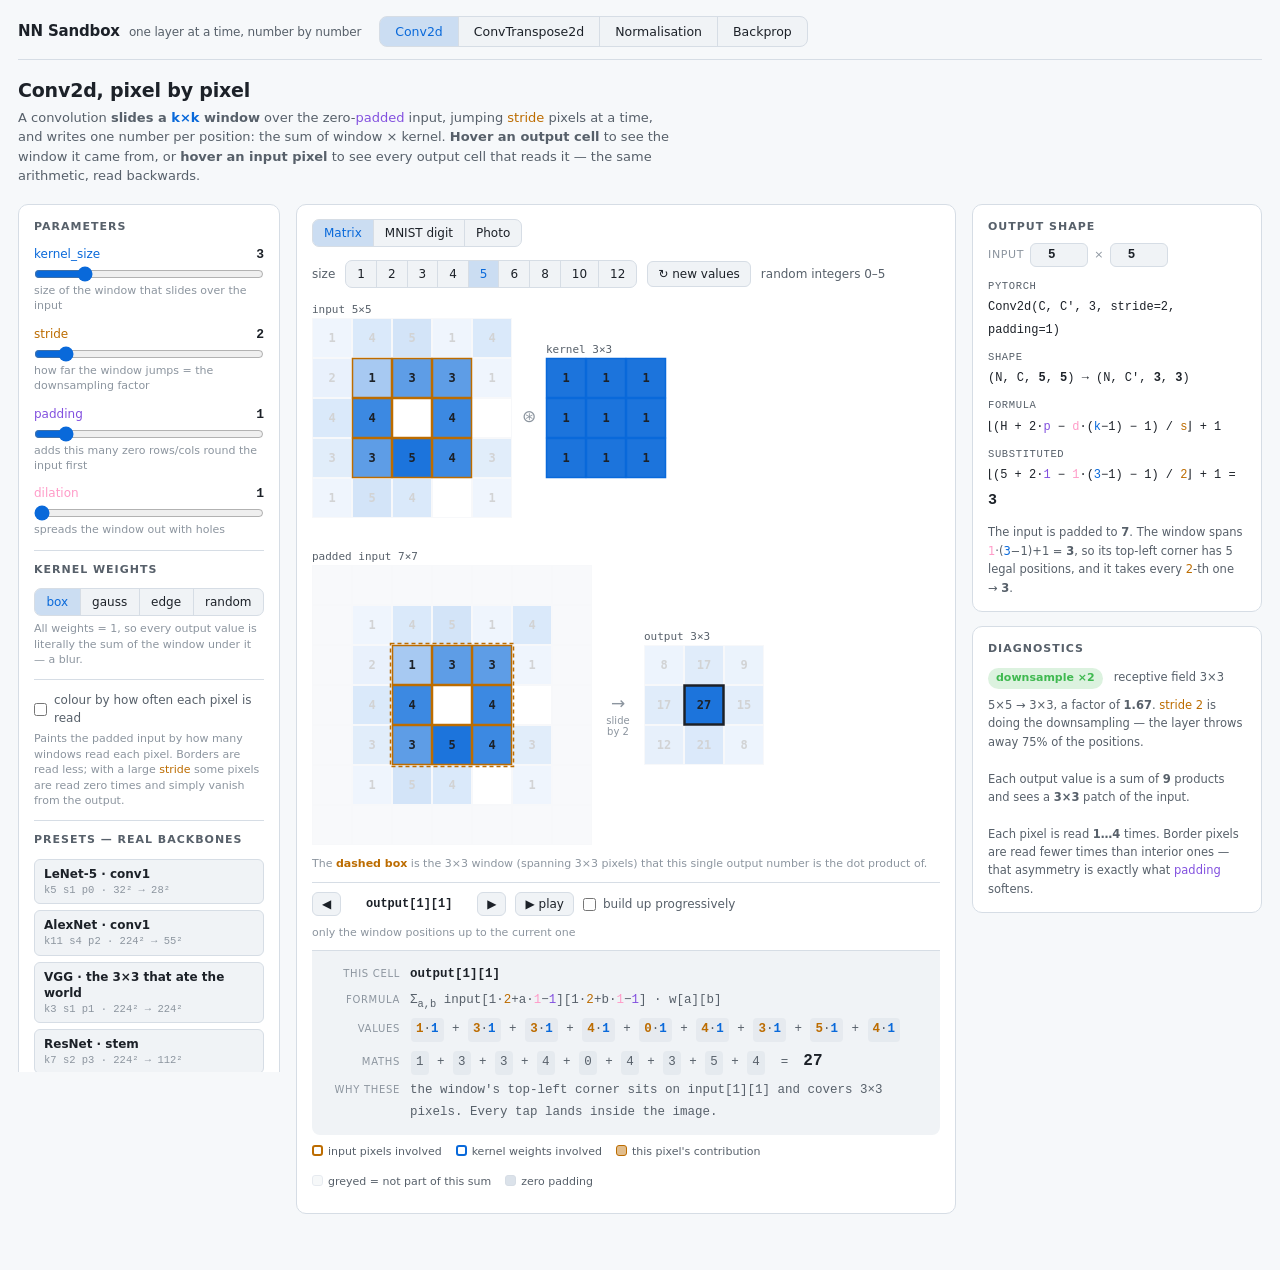
<file: index.html>
<!doctype html>
<html lang="en">
<head>
<meta charset="utf-8">
<meta name="viewport" content="width=device-width, initial-scale=1">
<title>NN Sandbox — see what each layer actually does</title>
<style>
  :root{
    --bg:#0e1116; --panel:#161b22; --panel2:#1c222b; --line:#2a323d;
    --fg:#e6edf3; --dim:#8b949e; --dim2:#6e7681;
    --accent:#4aa3ff; --accent2:#f0a132; --ok:#3fb950; --bad:#f85149;
    --violet:#d2a8ff;
  }
  @media (prefers-color-scheme: light){
    :root{
      --bg:#f6f8fa; --panel:#ffffff; --panel2:#f0f3f6; --line:#d6dde5;
      --fg:#1c2128; --dim:#57606a; --dim2:#8c959f;
      --accent:#0969da; --accent2:#bc6c00;
      /* the violet the canvas uses for gradients — the dark tint is unreadable on white */
      --violet:#8250df;
    }
  }
  *{box-sizing:border-box}
  body{
    margin:0; padding:16px 18px 56px;
    background:var(--bg); color:var(--fg);
    font:13px/1.5 ui-sans-serif,system-ui,-apple-system,"Segoe UI",Roboto,sans-serif;
  }
  h1{font-size:19px;margin:0 0 3px;letter-spacing:-.01em}
  h2{font-size:11px;text-transform:uppercase;letter-spacing:.09em;color:var(--dim);margin:0 0 10px;font-weight:600}
  .sub{color:var(--dim);margin:0 0 18px;max-width:80ch;font-size:13px}
  code,.mono{font-family:ui-monospace,SFMono-Regular,Menlo,monospace}
  a{color:var(--dim)}

  /* ---------- top bar ---------- */
  .topbar{max-width:1600px;margin:0 auto 16px;display:flex;gap:14px 18px;align-items:center;
          flex-wrap:wrap;border-bottom:1px solid var(--line);padding-bottom:12px}
  .brand{font-weight:700;font-size:15px;letter-spacing:-.01em;white-space:nowrap}
  .brand span{font-weight:400;color:var(--dim);font-size:12px;margin-left:9px}
  .tabs{display:inline-flex;border:1px solid var(--line);border-radius:8px;overflow:hidden;background:var(--panel2)}
  .tabs button{border:0;border-radius:0;padding:7px 15px;background:transparent;font-size:12.5px}
  .tabs button+button{border-left:1px solid var(--line)}
  .tabs button.on{background:color-mix(in srgb,var(--accent) 16%,transparent);color:var(--accent)}
  .view.hidden{display:none}
  .hero{max-width:1600px;margin:0 auto}

  /* ---------- 3-column shell ---------- */
  .app{
    max-width:1600px;margin:0 auto;
    display:grid;grid-template-columns:262px minmax(0,1fr) 290px;
    gap:16px;align-items:start;
  }
  /* the backprop page trades the text column on the right for the two plots,
     which need a little more room and stay in view while the pass runs */
  .app.plots{grid-template-columns:262px minmax(0,1fr) 318px}
  .side{position:sticky;top:16px;max-height:calc(100vh - 32px);overflow-y:auto;overscroll-behavior:contain}
  @media (max-width:900px){
    .app,.app.plots{grid-template-columns:minmax(0,1fr)}
    .side{position:static;max-height:none;overflow:visible}
    .col-mid{order:1} .col-left{order:2} .col-right{order:3}
  }
  .panel{background:var(--panel);border:1px solid var(--line);border-radius:10px;padding:14px 15px;margin-bottom:14px}
  .panel:last-child{margin-bottom:0}

  /* ---------- controls ---------- */
  .ctrl{margin-bottom:11px}
  .ctrl.off{opacity:.35;pointer-events:none}
  .ctrl label{display:flex;justify-content:space-between;align-items:baseline;font-size:12px;color:var(--dim);margin-bottom:3px}
  .ctrl label b{color:var(--fg);font:600 13px/1 ui-monospace,SFMono-Regular,Menlo,monospace}
  .ctrl input[type=range]{width:100%;accent-color:var(--accent);margin:0;display:block}
  .hint{font-size:11px;color:var(--dim2);margin-top:1px;line-height:1.4}
  .k{color:var(--accent)} .s{color:var(--accent2)} .p{color:var(--violet)}
  .op{color:#7ee787} .d{color:#ff9bc8}
  .N{color:var(--accent2)} .C{color:var(--accent)} .HW{color:var(--violet)}

  button,.btn{
    background:var(--panel2);color:var(--fg);border:1px solid var(--line);
    border-radius:6px;padding:5px 10px;font-size:12px;cursor:pointer;font-family:inherit;
  }
  button:hover,.btn:hover{border-color:var(--accent);color:var(--accent)}
  button.on{border-color:var(--accent);color:var(--accent);background:color-mix(in srgb,var(--accent) 12%,transparent)}
  button:disabled{opacity:.4;cursor:default}
  button:disabled:hover{border-color:var(--line);color:var(--fg)}
  .stack-btns{display:flex;flex-direction:column;gap:6px;margin-top:4px}
  .stack-btns button{text-align:left;line-height:1.35;padding:6px 9px}
  .stack-btns button b{display:block;font-weight:600}
  .stack-btns button i{display:block;font-style:normal;font-size:10.5px;color:var(--dim2);
                       font-family:ui-monospace,Menlo,monospace;margin-top:1px}
  .stack-btns button:hover i{color:inherit;opacity:.75}
  .seg{display:inline-flex;border:1px solid var(--line);border-radius:7px;overflow:hidden;background:var(--panel2);flex-wrap:wrap}
  .seg button{border:0;border-radius:0;padding:6px 11px;background:transparent;flex:1 1 auto}
  .seg button+button{border-left:1px solid var(--line)}
  .seg button.on{background:color-mix(in srgb,var(--accent) 16%,transparent)}
  .seg.wide{width:100%}
  .divider{border-top:1px solid var(--line);margin:12px 0 11px}
  .chk{display:flex;align-items:center;gap:7px;font-size:12px;color:var(--dim);cursor:pointer}
  .chk input{accent-color:var(--accent);margin:0}
  .row{display:flex;gap:8px;align-items:center;flex-wrap:wrap}

  /* ---------- centre ---------- */
  .modebar{display:flex;gap:12px;align-items:center;flex-wrap:wrap;margin-bottom:12px}
  .subbar{display:flex;gap:10px;align-items:center;flex-wrap:wrap;font-size:12px;color:var(--dim);min-height:30px}
  #vizwrap,#bn_vizwrap,#bn_distwrap,#bn_focuswrap,#bn_cswrap,#bp_vizwrap,#bp_fitwrap{overflow-x:auto}
  #vizwrap{margin-top:6px}
  #bn_distwrap{margin-top:4px}
  #viz,#bn_viz{display:block;cursor:crosshair}
  #bn_dist,#bn_focus,#bn_cs,#bp_fit,#bp_viz{display:block}
  #bn_focuswrap{margin:2px 0 4px}
  .legend b{font-family:ui-monospace,Menlo,monospace}
  .stepbar{display:flex;gap:9px;align-items:center;flex-wrap:wrap;margin-top:10px;padding-top:9px;
           border-top:1px solid var(--line);font-size:12px}
  .stepbar button{padding:4px 9px}
  #sellabel,#bn_cslabel{min-width:118px;text-align:center;color:var(--fg);font-weight:600}
  /* the steps of one pass, as a rail across the top of the diagram, grouped
     into the three things that actually happen */
  .rail{display:flex;flex-wrap:wrap;gap:4px;align-items:stretch;margin:0 0 10px}
  .rail button{flex:1 1 0;min-width:104px;border-radius:6px;text-align:left;
               padding:5px 8px;line-height:1.3}
  .rsep{flex:0 0 auto;align-self:center;font:600 9px ui-sans-serif,system-ui;color:var(--dim2);
        text-transform:uppercase;letter-spacing:.09em;padding:0 3px}
  .rail.tight button{flex:0 1 auto;min-width:0;padding:4px 9px}
  .rail.tight button b{font-size:11px}
  .rail button b{display:block;font-size:11px;font-weight:600}
  .rail button i{display:block;font-style:normal;font-size:9.5px;color:var(--dim2);margin-top:1px;
                 font-family:ui-monospace,Menlo,monospace;white-space:nowrap;overflow:hidden;
                 text-overflow:ellipsis}
  .rail button.done{color:var(--dim)}
  .rail button.on{background:color-mix(in srgb,var(--accent) 16%,transparent);
                  border-color:var(--accent);color:var(--accent)}
  .rail button.on i{color:var(--accent);opacity:.75}
  .stack-btns button.off{opacity:.3;pointer-events:none}
  .gone{display:none}
  /* the chain rule, written once and large, directly above the diagram. Each
     factor stays greyed until the backward pass has actually reached it. */
  .chainbar{display:flex;align-items:stretch;gap:4px;flex-wrap:wrap;margin:0 0 10px;
            padding:8px 11px;border:1px solid var(--line);border-radius:8px;background:var(--panel2);
            font-family:ui-monospace,SFMono-Regular,Menlo,monospace}
  .chainbar .lhs,.chainbar .dot{display:flex;align-items:center;color:var(--dim);padding:0 3px}
  .chainbar .lhs{font-size:16px;font-weight:700;color:var(--fg)}
  .chainbar .dot{font-size:15px;color:var(--dim2)}
  .cbf{min-width:92px;padding:3px 9px 4px;border-radius:6px;text-align:center;
       border:1px solid transparent}
  .cbf b{display:block;font-size:14.5px;font-weight:700;color:var(--violet)}
  .cbf i{display:block;font-style:normal;font-size:9.5px;color:var(--dim2);margin-top:1px}
  .cbf u{display:block;text-decoration:none;font-size:14px;font-weight:700;color:var(--fg);margin-top:2px}
  .cbf.val b{color:var(--accent2)}
  .cbf.off{opacity:.3}
  .cbf.off u{color:var(--dim2)}
  .cbf.now{border-color:var(--violet)}
  .cbf.lit{box-shadow:0 0 0 2px var(--accent2)}   /* inline tint wins on background */
  .cbf{cursor:default}
  .chainbar .out{display:flex;align-items:center;font-size:17px;font-weight:700;color:var(--fg);
                 padding-left:3px}
  /* the maths sheet: the equation above never changes, only the numbers hung
     under each of its terms do */
  .eq{flex:1;min-width:0;display:flex;flex-wrap:wrap;align-items:baseline;
      font-family:ui-monospace,SFMono-Regular,Menlo,monospace}
  .tt{display:inline-flex;flex-direction:column;align-items:center;padding:1px 3px;border-radius:4px}
  .tt b{font-size:12.5px;font-weight:600;color:var(--dim);white-space:nowrap}
  .tt u{display:flex;flex-direction:column;align-items:center;text-decoration:none;
        font-size:11px;font-weight:700;color:var(--fg);white-space:nowrap}
  .tt u:empty{display:none}
  .tt u::before{content:"";width:1px;height:5px;background:var(--line);margin:1px 0}
  .tt.op b{color:var(--dim2);font-weight:400}
  .tt.hd b{color:var(--fg);font-weight:700}
  .tt.on{background:color-mix(in srgb,var(--accent2) 30%,transparent)}
  /* ---------- matrices you can look at ----------
     A layer is a matrix times a vector. Drawn as one, with real brackets and
     the page's colour ramp in the cells, that sentence stops being a claim. */
  .meq{display:flex;align-items:center;flex-wrap:wrap;gap:3px 5px;padding:3px 0}
  .mat{display:inline-flex;flex-direction:column;align-items:center;gap:2px}
  .mname{font:600 10.5px ui-monospace,Menlo,monospace;color:var(--dim);white-space:nowrap}
  .mgrid{position:relative;display:grid;gap:2px;padding:3px 7px}
  .mgrid::before,.mgrid::after{content:"";position:absolute;top:0;bottom:0;width:4px;
                               border:1.5px solid var(--dim2);opacity:.7}
  .mgrid::before{left:0;border-right:0}
  .mgrid::after{right:0;border-left:0}
  .cell{min-width:46px;height:19px;line-height:15px;text-align:center;padding:2px 3px;
        border-radius:3px;color:var(--fg);font:600 10.5px ui-monospace,Menlo,monospace}
  /* one arrow per equation, pointing at the row the selected neuron is */
  .mat.tagged{margin-right:92px}
  .mtag{position:absolute;left:100%;margin-left:6px;top:calc(3px + var(--r)*21px);height:19px;
        display:flex;align-items:center;white-space:nowrap;color:var(--accent);
        font:600 9.5px ui-sans-serif,system-ui}
  /* a row is a neuron and a column is where its wires come from, so both get a
     thin ring; the one cell where they cross is a single weight, and gets a
     thick one — point at a wire on the diagram and it is that cell */
  .cell.hi{box-shadow:0 0 0 2px var(--accent)}
  .cell.hi2{box-shadow:0 0 0 2px var(--violet)}
  .cell.soft{box-shadow:0 0 0 1px color-mix(in srgb,var(--accent) 60%,transparent)}
  .cell.soft2{box-shadow:0 0 0 1px color-mix(in srgb,var(--violet) 60%,transparent)}
  /* point at one neuron and the rest of the matrix gets out of the way */
  .cell.faded{opacity:.2}
  .mdim{font:9.5px ui-monospace,Menlo,monospace;color:var(--dim2)}
  .mop{font:600 15px ui-monospace,Menlo,monospace;color:var(--dim);padding:0 1px;align-self:center;
       margin-top:-2px}
  .mop.sm{font-size:11px;color:var(--dim2)}
  #readout,#bn_readout,#bp_readout{font-family:ui-monospace,SFMono-Regular,Menlo,monospace;font-size:12.5px;color:var(--dim);
           min-height:34px;margin-top:10px;padding:11px 12px 9px;border-top:1px solid var(--line);
           background:var(--panel2);border-radius:0 0 8px 8px}
  #readout b,#bn_readout b,#bp_readout b{color:var(--fg)}
  .mrow{display:flex;gap:10px;align-items:baseline;padding:2px 0}
  .mrow.gone{display:none}   /* .gone alone loses to .mrow further down */
  .mrow.now{background:color-mix(in srgb,var(--accent) 10%,transparent);border-radius:5px}
  .mlbl{flex:none;width:76px;text-align:right;font-size:10px;text-transform:uppercase;
        letter-spacing:.07em;color:var(--dim2);font-family:ui-sans-serif,system-ui}
  .mlbl.raw{text-transform:none;font-family:ui-monospace,Menlo,monospace;font-size:10.5px}
  .mval{flex:1;min-width:0;line-height:1.75;word-break:break-word}
  .iv{color:var(--accent2);font-weight:700}       /* input values   */
  .wv{color:var(--accent);font-weight:700}        /* kernel weights */
  .xv{color:var(--accent2);font-weight:700}       /* raw values           */
  .sv{color:var(--violet);font-weight:700}              /* the pooled statistic */
  .pv{color:var(--accent);font-weight:700}        /* gamma / beta         */
  .fv{color:var(--accent2);font-weight:700}       /* a value going forward */
  .gv{color:var(--violet);font-weight:700}              /* a gradient coming back */
  .term{padding:1px 5px;margin:1px 1px;border-radius:4px;white-space:nowrap;display:inline-block;
        background:color-mix(in srgb,var(--line) 42%,transparent)}
  .term.on{background:color-mix(in srgb,var(--accent2) 30%,transparent);color:var(--fg)}
  .term.pad{opacity:.45}
  .res{font-size:16px;font-weight:700;color:var(--fg)}
  .more{color:var(--dim2)}
  .legend{display:flex;gap:14px;align-items:center;flex-wrap:wrap;font-size:11px;color:var(--dim);margin-top:9px}
  .sw{width:11px;height:11px;border-radius:3px;display:inline-block;vertical-align:-1px;margin-right:5px}
  /* the one colour ramp the backprop page uses for every number */
  .ramp{width:104px;height:11px;border-radius:3px;display:inline-block;vertical-align:-1px;
        border:1px solid var(--line);
        background:linear-gradient(90deg,var(--accent),
                   color-mix(in srgb,var(--accent) 6%,transparent) 46%,
                   color-mix(in srgb,var(--accent2) 6%,transparent) 54%,var(--accent2))}
  .drop{outline:2px dashed var(--accent);outline-offset:5px;border-radius:8px}
  .credit{font-size:10.5px;color:var(--dim2);margin-top:8px;line-height:1.45}

  /* ---------- right ---------- */
  .dims{display:flex;gap:6px;align-items:center;font-size:11px;color:var(--dim2);
        margin:-2px 0 10px;text-transform:uppercase;letter-spacing:.06em;flex-wrap:wrap}
  .dims input{width:58px;background:var(--panel2);color:var(--fg);border:1px solid var(--line);
              border-radius:6px;padding:4px 6px;text-align:center;
              font:700 12.5px ui-monospace,SFMono-Regular,Menlo,monospace}
  #bn_dN,#bn_dC,#bn_dH,#bn_dW{width:44px;padding:4px 3px}
  .dims input:focus{outline:none;border-color:var(--accent)}
  .dims button{padding:3px 7px;font-size:11px}
  .formula{font-family:ui-monospace,SFMono-Regular,Menlo,monospace;font-size:12px;line-height:1.85}
  .formula .lbl{color:var(--dim);display:block;font-size:10.5px;text-transform:uppercase;letter-spacing:.06em;margin-top:7px}
  .big{font-size:15px;font-weight:700}
  .note{color:var(--dim);font-size:11.5px;margin-top:9px;line-height:1.6}
  .flag{display:inline-block;padding:2px 8px;border-radius:99px;font-size:11px;font-weight:600}
  .flag.ok{background:color-mix(in srgb,var(--ok) 18%,transparent);color:var(--ok)}
  .flag.bad{background:color-mix(in srgb,var(--bad) 18%,transparent);color:var(--bad)}
  .err{color:var(--bad);font-weight:600}
  .errt{color:var(--bad)}
  table.stats{width:100%;border-collapse:collapse;font-family:ui-monospace,Menlo,monospace;font-size:11px}
  table.stats th{color:var(--dim2);font-weight:600;text-align:right;padding:2px 4px;font-size:10px;
                 letter-spacing:.03em;white-space:nowrap}
  table.stats td{text-align:right;padding:2px 4px;border-top:1px solid var(--line);color:var(--dim)}
  table.stats td:first-child,table.stats th:first-child{text-align:left;color:var(--fg)}
  table.stats tr.on td{background:color-mix(in srgb,var(--accent) 13%,transparent);color:var(--fg)}
</style>
</head>
<body>

<div class="topbar">
  <div class="brand">NN Sandbox<span>one layer at a time, number by number</span></div>
  <div class="tabs" id="tabs">
    <button data-view="conv">Conv2d</button>
    <button data-view="convT">ConvTranspose2d</button>
    <button data-view="norm">Normalisation</button>
    <button data-view="backprop">Backprop</button>
  </div>
</div>

<!-- ================================================================
     VIEW 1 + 2 — Conv2d and ConvTranspose2d share this whole page,
     the only difference is which direction the arithmetic runs.
     ================================================================ -->
<section class="view" id="view-conv">
  <div class="hero">
    <h1 id="cv_title"></h1>
    <p class="sub" id="cv_sub"></p>
  </div>

  <div class="app">

    <!-- ============ LEFT: parameters ============ -->
    <div class="col-left side">
      <div class="panel">
        <h2>Parameters</h2>
        <div id="ctrls"></div>

        <div class="divider"></div>
        <h2>Kernel weights</h2>
        <div class="seg wide" id="kernelseg">
          <button data-kernel="box">box</button>
          <button data-kernel="gauss">gauss</button>
          <button data-kernel="edge">edge</button>
          <button data-kernel="rand">random</button>
        </div>
        <div class="hint" id="kernelhint" style="margin-top:5px"></div>

        <div class="divider"></div>
        <label class="chk"><input type="checkbox" id="showcounts"> <span id="countlabel"></span></label>
        <div class="hint" id="counthint" style="margin-top:4px"></div>
        <div class="hint" id="countscale" style="margin-top:7px;line-height:2"></div>

        <div class="divider"></div>
        <h2 id="presethead">Presets</h2>
        <div class="stack-btns" id="presets"></div>
      </div>
    </div>

    <!-- ============ CENTRE: the image ============ -->
    <div class="col-mid">
      <div class="panel" id="stage">
        <div class="modebar">
          <div class="seg" id="modeseg">
            <button data-mode="matrix">Matrix</button>
            <button data-mode="mnist">MNIST digit</button>
            <button data-mode="photo">Photo</button>
          </div>
          <div class="subbar" id="subbar"></div>
        </div>

        <div id="vizwrap"><canvas id="viz"></canvas></div>
        <div class="hint" id="vizcap" style="margin-top:7px;min-height:16px;line-height:1.5"></div>

        <div class="stepbar">
          <button id="prev" title="previous cell">◀</button>
          <span id="sellabel" class="mono"></span>
          <button id="next" title="next cell">▶</button>
          <button id="play">▶ play</button>
          <label class="chk"><input type="checkbox" id="prog"> build up progressively</label>
          <span class="hint" id="proghint" style="margin:0"></span>
        </div>

        <div id="readout"></div>
        <div class="legend" id="legend"></div>
        <div class="credit" id="credit"></div>
      </div>
    </div>

    <!-- ============ RIGHT: shape + diagnostics ============ -->
    <div class="col-right side">
      <div class="panel">
        <h2>Output shape</h2>
        <div class="dims">
          <span>input</span>
          <input type="number" id="ch" min="1" max="4096" step="1" title="input height — any value, it does not have to be drawable">
          <span>×</span>
          <input type="number" id="cw" min="1" max="4096" step="1" title="input width">
          <button id="csync" title="bring the calculator back to the size of the grids">↺ grid</button>
        </div>
        <div class="formula" id="formula"></div>
        <div class="note" id="shapenote"></div>
      </div>
      <div class="panel">
        <h2>Diagnostics</h2>
        <div id="diag"></div>
      </div>
    </div>

  </div>
</section>

<!-- ================================================================
     VIEW 3 — normalisation layers
     ================================================================ -->
<section class="view hidden" id="view-norm">
<div class="hero">
  <h1>BatchNorm, and what it averages over</h1>
  <p class="sub">
    Every normalisation layer does the same arithmetic — subtract a mean, divide by a standard deviation,
    then rescale with <span class="pv">γ</span> and <span class="pv">β</span>. The only thing that changes
    between BatchNorm, LayerNorm, InstanceNorm and GroupNorm is <b>which numbers get pooled into one mean</b>.
    <b>Hover any cell</b>: everything outside its pooling group is greyed out, and the maths is written underneath.
    At the bottom, the problem it was invented for — the input distribution moving under a layer while it trains.
  </p>
</div>

<div class="app">

  <!-- ============ LEFT: parameters ============ -->
  <div class="col-left side">
    <div class="panel">
      <h2>Tensor</h2>
      <div id="bn_ctrls"></div>

      <div class="divider"></div>
      <h2>Normalisation</h2>
      <div class="seg wide" id="bn_normseg">
        <button data-norm="batch">Batch</button>
        <button data-norm="layer">Layer</button>
        <button data-norm="instance">Instance</button>
        <button data-norm="group">Group</button>
      </div>
      <div class="hint" id="bn_normhint" style="margin-top:5px"></div>
      <div id="bn_groupwrap" style="margin-top:8px">
        <label style="font-size:12px;color:var(--dim)">num_groups</label>
        <div class="seg wide" id="bn_groupseg" style="margin-top:3px"></div>
      </div>

      <div class="divider"></div>
      <h2>eps</h2>
      <div class="seg wide" id="bn_epsseg">
        <button data-eps="-8">1e-8</button>
        <button data-eps="-5">1e-5</button>
        <button data-eps="-2">1e-2</button>
        <button data-eps="0">1</button>
      </div>
      <div class="hint" style="margin-top:5px">Guards the division when a group has (almost) no variance.
        Tick <em>constant channel</em> below to make it matter.</div>

      <div class="divider"></div>
      <h2>affine — γ, β</h2>
      <div class="seg wide" id="bn_affseg">
        <button data-aff="off">affine=False</button>
        <button data-aff="init">at init</button>
        <button data-aff="learned">trained</button>
      </div>
      <div class="hint" id="bn_affhint" style="margin-top:5px"></div>
      <div id="bn_affctrl" style="margin-top:10px">
        <div class="ctrl" style="margin-bottom:8px">
          <label for="bn_rgam"><span class="pv" id="bn_gamlbl"></span><b id="bn_vgam"></b></label>
          <input type="range" id="bn_rgam" min="-2" max="3" step="0.1">
        </div>
        <div class="ctrl" style="margin-bottom:4px">
          <label for="bn_rbet"><span class="pv" id="bn_betlbl"></span><b id="bn_vbet"></b></label>
          <input type="range" id="bn_rbet" min="-3" max="3" step="0.1">
        </div>
        <div class="hint">Drag these and watch the third curve stretch and slide. They act on the
          channel you are pointing at.</div>
        <div class="hint" id="bn_afftable" style="margin-top:7px;line-height:1.7"></div>
      </div>

      <div class="divider"></div>
      <h2>Mode</h2>
      <div class="seg wide" id="bn_modeseg">
        <button data-mode="train">train()</button>
        <button data-mode="eval">eval()</button>
      </div>
      <div id="bn_runwrap">
        <div class="row" style="margin-top:8px">
          <span style="font-size:12px;color:var(--dim)">momentum</span>
          <div class="seg" id="bn_momseg" style="flex:1">
            <button data-mom="0.01">.01</button>
            <button data-mom="0.1">.1</button>
            <button data-mom="0.5">.5</button>
            <button data-mom="1">1</button>
          </div>
        </div>
        <div class="stack-btns">
          <button id="bn_feed">▶ feed another batch</button>
          <button id="bn_reset">↺ reset running stats</button>
        </div>
        <div class="hint" id="bn_runhint" style="margin-top:6px"></div>
      </div>

      <div class="divider"></div>
      <label class="row" style="font-size:12px;color:var(--dim);cursor:pointer">
        <input type="checkbox" id="bn_dead" style="accent-color:var(--accent)"> channel 0 is constant (σ² = 0)
      </label>

      <div class="divider"></div>
      <h2>Presets</h2>
      <div class="stack-btns">
        <button data-preset='{"norm":"batch","N":3,"C":4,"H":3,"Wd":3}'>BatchNorm2d(4)</button>
        <button data-preset='{"norm":"batch","N":1,"C":4,"H":3,"Wd":3}'>BatchNorm, batch of 1</button>
        <button data-preset='{"norm":"layer","N":3,"C":4,"H":3,"Wd":3}'>LayerNorm</button>
        <button data-preset='{"norm":"instance","N":3,"C":4,"H":3,"Wd":3}'>InstanceNorm — style transfer</button>
        <button data-preset='{"norm":"group","G":2,"N":3,"C":4,"H":3,"Wd":3}'>GroupNorm(2, 4)</button>
        <button data-preset='{"norm":"group","G":4,"N":3,"C":4,"H":3,"Wd":3}'>GroupNorm(C) ≡ InstanceNorm</button>
      </div>
    </div>
  </div>

  <!-- ============ CENTRE: the tensor ============ -->
  <div class="col-mid">
    <div class="panel">
      <div id="bn_vizwrap"><canvas id="bn_viz"></canvas></div>
      <div class="legend">
        <span><span class="sw" style="background:var(--accent2)"></span><b class="N">n</b> = one sample, in its own box</span>
        <span><span class="sw" style="background:var(--accent)"></span><b class="C">c</b> = one channel, merely a gap apart</span>
        <span><span class="sw" style="background:var(--panel2);border:1px solid var(--line);opacity:.6"></span>greyed = pooled into a different mean</span>
      </div>
    </div>
    <div class="panel">
      <h2>This value, step by step</h2>
      <div class="formula" id="bn_stepformula" style="margin-bottom:10px"></div>
      <div id="bn_focuswrap"><canvas id="bn_focus"></canvas></div>
      <div class="note" id="bn_focusnote"></div>
      <div id="bn_readout"></div>
    </div>
    <div class="panel">
      <h2>Every value on one axis — before and after</h2>
      <div id="bn_distwrap"><canvas id="bn_dist"></canvas></div>
      <div class="note" id="bn_distnote"></div>
    </div>
    <div class="panel">
      <h2>Covariate shift — the target the next layer is chasing</h2>
      <div id="bn_cswrap"><canvas id="bn_cs"></canvas></div>
      <div class="stepbar">
        <button id="bn_csprev">◀</button>
        <b id="bn_cslabel"></b>
        <button id="bn_csnext">▶</button>
        <button id="bn_csplay">▶ train</button>
        <span class="hint" style="margin:0">watch the left stack walk out of the band while the right one
          holds still</span>
      </div>
      <div class="note" id="bn_csnote"></div>
      <div class="credit">Framing follows
        <a href="https://medium.com/@piyushkashyap045/understanding-batch-normalization-in-deep-learning-a-beginners-guide-40917c5bebc8"
           target="_blank" rel="noopener">Piyush Kashyap, <em>Understanding Batch Normalization in Deep
           Learning</em></a>, and the original <a href="https://arxiv.org/abs/1502.03167" target="_blank"
           rel="noopener">Ioffe &amp; Szegedy, 2015</a>.</div>
    </div>
  </div>

  <!-- ============ RIGHT: shape, cost, diagnostics ============ -->
  <div class="col-right side">
    <div class="panel">
      <h2>Shape &amp; cost</h2>
      <div class="dims">
        <span>N</span><input type="number" id="bn_dN" min="1" max="8192" step="1">
        <span>C</span><input type="number" id="bn_dC" min="1" max="8192" step="1">
        <span>H</span><input type="number" id="bn_dH" min="1" max="8192" step="1">
        <span>W</span><input type="number" id="bn_dW" min="1" max="8192" step="1">
        <button id="bn_dsync" title="bring the calculator back to the drawn tensor">↺ drawn</button>
      </div>
      <div class="formula" id="bn_formula"></div>
      <div class="note" id="bn_shapenote"></div>
    </div>
    <div class="panel">
      <h2>Statistics</h2>
      <div id="bn_stattable"></div>
    </div>
    <div class="panel">
      <h2>Diagnostics</h2>
      <div id="bn_diag"></div>
    </div>
  </div>

</div>
</section>

<!-- ================================================================
     VIEW 4 — backpropagation
     ================================================================ -->
<section class="view hidden" id="view-backprop">
<div class="hero">
  <h1>Backprop, one derivative at a time</h1>
  <p class="sub">
    Start with <b>one neuron</b> and seven steps: the <b>forward pass</b> runs left to right along the top,
    the <b>backward pass</b> runs right to left directly underneath, one multiplication per step, so every
    <span class="gv">gradient</span> sits below the <span class="fv">value</span> it came from. Every
    number is tinted by its own size — <b>strong when it is large, faded as it approaches zero</b> — and
    each derivative being multiplied is drawn as a <span class="gv">tangent line</span>, flat meaning the
    gradient dies there. Then <b>give it a hidden layer</b>: the same neuron, many times over, wired into
    columns. Nothing new happens except that the chain rule grows two factors per layer, so the product
    above the diagram gets longer and the gradients that reach the first layer get smaller.
    <b>Drag any wire</b> to change its weight, <b>click a neuron</b> to write its arithmetic out, or
    <b>press play</b> and watch the fit on the right settle onto the points.
  </p>

  <div class="legend">
    <span><span class="ramp"></span></span>
    <span>negative &#8594; zero &#8594; positive, and how strongly</span>
    <span><span class="sw" style="background:var(--violet)"></span>gradients, and the tangents they are read off</span>
    <span>in the maths: <span class="fv">a value</span>, <span class="wv">a parameter</span>,
      <span class="gv">a gradient</span> — every term carries the colour its number has on the canvas</span>
  </div>
</div>

<div class="app plots">

  <!-- ============ LEFT: the problem ============ -->
  <div class="col-left side">
    <div class="panel">
      <h2>Network</h2>
      <div class="stack-btns" id="bp_netseg"></div>
      <div id="bp_widthwrap" style="margin-top:8px">
        <label style="font-size:12px;color:var(--dim)">neurons per hidden layer</label>
        <div class="seg wide" id="bp_widthseg" style="margin-top:3px">
          <button data-w="2">2</button>
          <button data-w="3">3</button>
          <button data-w="4">4</button>
        </div>
      </div>

      <div class="divider"></div>
      <h2>Data</h2>
      <div class="stack-btns" id="bp_setseg"></div>
      <div id="bp_splitwrap" style="margin-top:9px">
        <label class="chk"><input type="checkbox" id="bp_holdout"> validation split</label>
        <div class="hint" style="margin-top:2px">Holds a third of the points out of the update — never
          trained on. The hollow points on the plot, and the green curve on the loss.</div>
        <label class="chk" style="margin-top:7px"><input type="checkbox" id="bp_noisy"> noisy labels</label>
        <div class="hint" style="margin-top:2px">Flips one training label in five. The fastest way to watch
          a model spend its capacity on memorising.</div>
      </div>
      <div class="hint" id="bp_setnote" style="margin-top:8px"></div>

      <div class="divider"></div>
      <h2 id="bp_paramhead">Parameters</h2>
      <div id="bp_wctrls"></div>
      <button id="bp_rand" style="width:100%">↺ re-initialise</button>
      <div class="hint" style="margin-top:5px">Uniform on ±1/√fan_in, per layer — what
        <code>nn.Linear</code> does.</div>

      <div class="divider"></div>
      <h2>Activation</h2>
      <div class="seg wide" id="bp_actseg">
        <button data-act="linear">linear</button>
        <button data-act="sigmoid">sigmoid</button>
        <button data-act="tanh">tanh</button>
        <button data-act="relu">relu</button>
      </div>
      <div class="hint" id="bp_acthint" style="margin-top:5px"></div>

      <div class="divider"></div>
      <h2>Learning rate <span style="text-transform:none">&eta;</span></h2>
      <div class="seg wide" id="bp_lrseg">
        <button data-lr="0.05">.05</button>
        <button data-lr="0.2">.2</button>
        <button data-lr="1">1</button>
        <button data-lr="1.5">1.5</button>
      </div>
      <div class="stack-btns">
        <button id="bp_train">&#9654; train &times;50</button>
        <button id="bp_reset">&#8634; reset weights and history</button>
      </div>
      <div class="hint" id="bp_trainhint" style="margin-top:6px"></div>
    </div>
  </div>

  <!-- ============ CENTRE: the network, then the fit ============ -->
  <div class="col-mid">
    <div class="panel">
      <div class="rail" id="bp_rail"></div>

      <div class="stepbar" style="margin-top:0;padding-top:0;border:0">
        <button id="bp_prev" title="previous step">&#9664;</button>
        <button id="bp_next" title="next step">&#9654;</button>
        <button id="bp_play">&#9654; play</button>
        <div class="seg" id="bp_spdseg" title="how fast play runs">
          <button data-spd="1">1&times;</button>
          <button data-spd="2">2&times;</button>
          <button data-spd="10">10&times;</button>
          <button data-spd="50">50&times;</button>
        </div>
        <span class="mono" id="bp_stepeq" style="color:var(--dim);font-size:11.5px"></span>
        <span class="hint" id="bp_stephint" style="margin:0"></span>
      </div>

      <div class="chainbar" id="bp_chainbar"></div>

      <div id="bp_vizwrap"><canvas id="bp_viz"></canvas></div>
      <div class="hint" id="bp_vizcap" style="margin-top:7px;min-height:32px;line-height:1.5"></div>

      <div class="stepbar" style="margin-top:9px;padding-top:0;border:0">
        <label class="chk"><input type="checkbox" id="bp_allsteps"> every step of the maths at once</label>
        <span class="hint" id="bp_mathhint" style="margin:0"></span>
      </div>
      <div id="bp_readout"></div>
    </div>
  </div>

  <!-- ============ RIGHT: the fit, and the loss under it ============ -->
  <div class="col-right side">
    <div class="panel">
      <div id="bp_fitwrap"><canvas id="bp_fit"></canvas></div>
      <div class="stepbar" style="margin-top:4px">
        <button id="bp_sprev" title="previous point">&#9664;</button>
        <span id="bp_slabel" class="mono" style="flex:1;text-align:center"></span>
        <button id="bp_snext" title="next point">&#9654;</button>
        <label class="chk" id="bp_ctrl_trails"><input type="checkbox" id="bp_trails"> tail</label>
      </div>
      <div class="hint" style="margin-top:6px">Hover a point and the diagram fills with it.</div>
      <div class="note" id="bp_fitnote"></div>
    </div>
  </div>

</div>
</section>

<script>
"use strict";

/* ==================================================================
   Bundled assets — everything is inline, the page works offline.
   MNIST: 4 samples from the official t10k test set (public domain,
   Yann LeCun & Corinna Cortes). Photo: Yann LeCun by Jeremy Barande,
   CC BY-SA 2.0 via Wikimedia Commons, cropped + greyscaled to 112x112.
   Both stored as base64 of raw 8-bit greyscale bytes.
   ================================================================== */
const DIGIT_B64 = [
  {label:3, b64:"[base64]/gP+/gEAAAAAAAAAAAAAAAAAAAAAAAED//7//////////QAAAAAAAAAAAAAAAAAAAAACA//////////////9AAAAAAAAAAAAAAAAAAAAAQICAgIBAAIC/////gAAAAAAAAAAAAAAAAAAAAAAAAAAAAAAAgP///4AAAAAAAAAAAAAAAAAAAAAAAAAAAECAgL////9AAAAAAAAAAAAAAAAAAAAAAAAAAID///////+/AAAAAAAAAAAAAAAAAAAAAAAAAED///////+/QAAAAAAAAAAAAAAAAAAAAAAAAID/////////AAAAAAAAAAAAAAAAAAAAAAAAAAD//////////79AAAAAAAAAAAAAAAAAAAAAAAAAv///////////vwAAAAAAAAAAAAAAAAAAAAAAAACAgICAgP////+AAAAAAAAAAAAAAAAAAAAAAAAAAAAAAABA////vwAAAAAAAAAAAAAAAAAAAAAAAAAAAAAAAP////8AAAAAAAAAAAAAAAAAAAAAAAAAQAAAAAD/////AAAAAAAAAAAAAAAAAAAAAAAAgP+/AED/////gAAAAAAAAAAAAAAAAAAAAAAAgL///7///////wAAAAAAAAAAAAAAAAAAAAAAAAD//////////4AAAAAAAAAAAAAAAAAAAAAAAAAA/////////0AAAAAAAAAAAAAAAAAAAAAAAAAAAAC/////gEAAAAAAAAAAAAAAAAAAAAAAAAAAAAAAAAAAAAAAAAAAAAAAAAAAAAAAAAAAAAAAAAAAAAAAAAAAAAAAAAAAAAAAAAAAAAAAAAAAAAAAAAAAAAAAAAAAAAAAAAAAAAAAAA=="},
  {label:5, b64:"[base64]/Yx5eSYAAAAAAAAAAAAAAAAAAFvU8PDw9vb9/Pz8/PxPAAAAAAAAAAAAAAAAAIX4/Mr8/Pz8/fz8/Pz8xgAAAAAAAAAAAAAAAADi/Pyh76ysZm4nJyel/PZOAAAAAAAAAAAAAAAA4vz8aCwAAAAAAAAADjU1FAAAAAAAAAAAAAAAAID8/EIAAAAAAAAAAAAAAAAAAAAAAAAAAAAAAABe/PxgKSkTEwAAAAAAAAAAAAAAAAAAAAAAAAAAI9X8/Pz8y8uhaBEAAAAAAAAAAAAAAAAAAAAAAABR/Pz8/Pz8/fzVaQoAAAAAAAAAAAAAAAAAAAAAUfz8/Pz8/P38/Py5AAAAAAAAAAAAAAAAAAAAAAAknuqSt8W//f39/YEAAAAAAAAAAAAAAAAAAAAAAAMLAgYHBovx/Pz5TAAAAAAAAAAAAAAAAAAAAAAAAAAAAAAAF9n8/IAAAAAAAAAAAAAAAAAAAAAAAAAAAAAAAADV/Pz2TgAAAAAAAAAAAAAAAAAAAAAAAAAAAABu9Pz83BQAAAAAAAAAAAAAAAAAAA8OAAAgNru69fz8/NQAAAAAAAAAAAAAAAAAAACewa2t2/z9/Pz8/PNsAAAAAAAAAAAAAAAAAAAAbfX8/Pz8/fz8/PVsAAAAAAAAAAAAAAAAAAAAAACx8fz8/P327u5qAAAAAAAAAAAAAAAAAAAAAAAAABOE/Px4RQAAAAAAAAAAAAAAAAAAAAAAAAAAAAAAAAAAAAAAAAAAAAAAAAAAAAAAAAAAAAAAAAAAAAAAAAAAAAAAAAAAAAAAAAAAAAAAAAAAAAAAAAAAAAAAAAAAAAAAAAAAAAAAAA=="},
  {label:7, b64:"[base64]/+/v7//ooAAAAAAAAAAAAAAAAASnTq6urq7/39/f39/f3kJQAAAAAAAAAAAAAdv/T9/f39/f39/f39/f39/WAAAAAAAAAAAAAAYf39/f39/f39/f39/f39/d4XAAAAAAAAAAAAAFT4/f39/f399Nvbkf39/f3UAAAAAAAAAAAAAAAAVoPdZ2dnZ0sAAA/9/f391AAAAAAAAAAAAAAAAAAAAAAAAAAAAFbI/f39/Y0AAAAAAAAAAAAAAAAAAAAAAAAAABXL/f39/YUCAAAAAAAAAAAAAAAAAAAAAAAAABnD/f39/f02AAAAAAAAAAAAAAAAAAAAAAAAABnC/f39/eGLCgAAAAAAAAAAAAAAAAAAAAAAAAC+/f39/eYvAAAAAAAAAAAAAAAAAAAAAAAAAABX9P39/fkuAAAAAAAAAAAAAAAAAAAAAAAAAAiQ+/39/fmlAAAAAAAAAAAAAAAAAAAAAAAAAABS/f39/f1ZAAAAAAAAAAAAAAAAAAAAAAAAAABZ+P39/f2XBQAAAAAAAAAAAAAAAAAAAAAAAABd8/39/f3BCQAAAAAAAAAAAAAAAAAAAAAAAAAAwP39/f3nQQAAAAAAAAAAAAAAAAAAAAAAAAAAAFfw/f391BoAAAAAAAAAAAAAAAAAAAAAAAAAAAAAof39/U4AAAAAAAAAAAAAAAAAAAAAAAAAAAAAABB8/XcMAAAAAAAAAAAAAAAAAAAAAAAAAAAAAAAAAAAAAAAAAAAAAAAAAAAAAAAAAA=="},
  {label:0, b64:"[base64]/Xs8v7+/v7161QAAAAAAAAAAAAAAAAAAAAAl/7+/tXAsrK0/v7xLgAAAAAAAAAAAAAAAAAAK+v+4kAcDAAAAoD8/60RAAAAAAAAAAAAAAAAADj+/WsAAAAAAAAAhvr+SwAAAAAAAAAAAAAAAAA//p4AAAAAAAAAAADd/p0AAAAAAAAAAAAAAAAAwv5nAAAAAAAAAAAAlv7VAAAAAAAAAAAAAAAAItzvOgAAAAAAAAAAAFT+1QAAAAAAAAAAAAAAAH7+qwAAAAAAAAAAAABU/tUAAAAAAAAAAAAAAADW7zwAAAAAAAAAAAAAVP7VAAAAAAAAAAAAAAAA1scAAAAAAAAAAAAAAFT+1QAAAAAAAAAAAAAAC9vHAAAAAAAAAAAAAABU/tUAAAAAAAAAAAAAAGL+xwAAAAAAAAAAAAAAov7RAAAAAAAAAAAAAABi/scAAAAAAAAAAAAAM+7+SwAAAAAAAAAAAAAAYv7HAAAAAAAAAAAAM6X+wwQAAAAAAAAAAAAAAELxxwAAAAAAAAAAA6f+4zcAAAAAAAAAAAAAAAAA1tUUAAAAAAAumMr+/j8AAAAAAAAAAAAAAAAAANb+zLS0tLS06/7+6pwKAAAAAAAAAAAAAAAAAABRzf7+/v7+/v786ngAAAAAAAAAAAAAAAAAAAAAABrS/v7+/v6ZaAAAAAAAAAAAAAAAAAAAAAAAAAAAAAAAAAAAAAAAAAAAAAAAAAAAAAAAAAAAAAAAAAAAAAAAAAAAAAAAAAAAAAAAAAAAAAAAAAAAAAAAAAAAAAAAAAAAAAAAAAAAAAAAAAAAAAAAAAAAAAAAAAAAAAAAAAAAAAAAAAAAAA=="}
];
const PHOTO_B64 = "ubKsqKWhnJOQipbY8/v79/n9//////39//D09/Tw/f//////3JJzbombgmpYcYlna15vTS9AUUlITVBUXl14h42CksDV4uXY0dHNv6zG5dLQz6yym7/1/c3e3er/w83s0cKjufT8/f/////86LuQnbqyramkoJuTj42U1fP7+Pf5/f/////9/f3y9PX18/3//f/8wGZZh4WBenR8emZmZF1STVpALSIxLzEoKVA+RV9dWmtvgbXe5+bd2sy+tbu/0M+xpoZ+nKym2NrC3arA3NDVqMD8//////////PQloC6sq2qpaGbk46Ok9j0+/n1+Pz//////f397/Dz9PL4/fzylFSAnZyal6yfoaiQdWhOS1hRTjolKCYyOi4yJCRAUE43UE5efbbe4dm/ubWyqazJ3Z2FgnBZcYSOgIeUw8zH1rXP///////////42ZpzubKuqKSgm5OQjZTU9Pv59ff9//////39/fLy8/fy+PnYm3CQn6G3v7+xrZ2PhGhkX0hHW0dASDwgHyYmIS8mMks4OEtIQkxeja3MzcvAwrqz5f/ErKikkmyTy8OYt9rL3efP3f//////////++KufrmyrKiloJySj4uQ0vT5+fT5/f/////8/f/y8/Lw6ua+naSlxMDQzbq8pLCjnIRxWU1RRT5WRUVhSCwfJCwxRE1LVXR8bm9wfGx9kr/SyMnJteX90cTZrbCpt9zrzdHWv8S8oL/7//3////////swom5s66opKCdko+Kj9H0+/n0+Pz//////fz98Ozy4saho9DY0M3DuayjoZiSmJuFeGhZREQ1OEk/XWphTC5CWHdxW01baG9kTWdUX2aN0OPP1rnE0bvZ67zH58u7zdHcxpfL1aHL//3/////////89Cct7KtqKWfmpOPi47R9Pn59ff8//////38/e7146ik0ubi3NGdmqGcl5CFcXNvb350WElDRzhCUjxegpJuVVt3kopvTURYaHFZVlFreZLGwLa5sbbAyMSlxtbDzfPl3cS3v9S22f/8/P///////PXfyLezramkn5uTjoqNz/T5+/T4/P/////9+/v04aqw3N6+qKCQhX6Qjo+KkJOLfHF1hIBrUllQQEtibnh0dYBjXWFod3RjcIFxZ2dwcEJkZ5q+xMLmyZCHW4W/1LCsxpilx8/jy97//Pz9/////Pn37+G5sq2ppKCbkI6Ljcv0+fv1+Pv//////Pj/8rWQpdDPxM3GoIR6gH6PqaSpsayjlJKHj4WLkGpYYltoc3doaF9ZWVpMXmh4kIZvZ3FVWFV0gLPe0ZeLgHq+1r+wlHFwt8nJ0Kay7Pn8////+/v39fTvurOtpqGgm5OOi4vL8/n79Pf7//////v9z5yCpOPcw7ysrrmhoIuNi5yYi36BeWtsZ2NvfIWPeVtDVkxYYlFNUWZjNzs/OD9sbkRefGs3WFl8v66WmJSuw76cyNG6xLqttsu/rrnA5fv//Pj39PT087eyrKajoJySjYqNyPP5+fT3+//////7pG9qo+ezl4mJfG94cYqOnZ+opZukrrKtpaCXkIeHd3B8al5dWF5kVTg7STMxOEI1Nlg6QmFwVFtvZIKQy7DM1rB+Uprayb6ypamzyLqBYY3A4/T38/Lz9PO5sayopZ2ck46Ki8Tw+fn19/v////qfWZzjc2hgIJ+Zltkb3FwfoR+eXp8homNkIB9d3x8empjcHxqam9jSElHRyoqLygsLiU1UTcsMzEuWISBfJPI6uzWhHqSvrKpnK7AvMzJeERMW3mz5/Py8/PyubKtqKOfm5KNiovD8Pj79Pf7/f/YeHN9k35ubGFeYl1VQ1JSTXNvc4SWlod8fXRfSEVeYmRoXV1ucGc/My8oNzcsID8pIiofIDs3QkU2Qj9elo9jrN//2Y3VsdH02cPAu7e8m2I+OjxEaK7c6vDz7rmyramkn5uQjYqKv+75+/T3+//wi3qBh3BUQkQ/N0ROTD86R2Rwb3Fsa316cYCGhHVnXlVHTVhfWmxmYzwhJhsiLSIkMhQoIQ4fJS44LR84Mm+WUo2uxpdwz8zj8tzc0ZqYzKVeOjY4RVZvlLPc7OW5sq6oo52bkIuKh7zu+fnz9fn/t4eNfl0zOi4qNjctMTo/LzJHWHV9eXVsc2thZGxoaGJdRz5DS1ZbUmF+SDIgGS0xJSYXIBYTExIHBwkoJilOhmhqoamcqLWzt6mjqsnIu7a/bz8zMTVFUmR0qtrZurGspaCfm5KLh4e87vj78/T4/KVkaFEuNjgsLzw3LDY7UF5ZZmJdXVFYWF5mXmNoY3BrY2RRSEJJWFlWVm5LKh8vLzM+HxwcKjUsIhsOLR8+OlSFb2ipyLnIyI6ClJSmraq70nU7NjItNjxIWHGsx7exqqahnZuTjYmJu+z4+/T0/O93P05YR0lAKiYvNlVkW1BOSzgfKjYvMjc2Oi0tRFlVWl5hX1tQVGNVUEhUXTosQi81OzIxJRwcHyQTFh8XOCYoZ4lMeaSpw7V5c6mphoCLmLF4Pzs3Li4xMzxUeam3sKqlo52ako2Kh7vu+fzz8//lVGtuZkdFRUI1PFRWRD46PDcvLSkhHBYmMSUxODpAQkBLUEdfX1RqYl9bX2ReTlFLUj9CRDMsKBcXHSIhJjEbBjuLcViEmpqdn7Gzscuhtq6oa0A4Li0tMjY3SWOFt7CqpqGdm5KNiYe67Pj89PT/vH2Gk3NSWD8yO0I6LiwxMykmIRsiKTUsFh82JjZMUlJYZmhnX2t3a2tzenh6hXR8c2hVUlJERD8uGxktKRclICYqYo5ZVoV6lKO7pKrSqMjSvG48LyomJCwxMUJVXbewqqOgnZuQi4mHtu74+/D3voeLiWdORTs3PzU2NywlHBsZIB8WExkYJS4lLkNMWV1xd3mCgY+Nko6OiZeUk5SQqZyPioR0Z15HQCkvMxkLHRgTIkuFiVhiio2TkJ2gh2q75cuPQyklHyAfICQxR1S5sKykoJyakIuHhbXr9/n03o9iTFhVWEw/[base64]/913Q1E/NkBFOENAPykhHRkYFhw4RUdJXm9rcHyOioKGk5+sqq23trG2v8bIwL7EvsDDurm3trKtpJqLgVo2IRsTFCAiIR1Ib3eOa6GbpoBxrd795dHSiigmJiEdHB0hHSW3saymoZ2akIqHha3f9P/UWjs/MktRR0s+OyogKi43Nzs6TWR4eYCYnJSTo6mboaOss7a6u8C+v8bHycnIxsLDxLu5t7qzsK6ml4p0QyAhIRQlICYkLWqFj25qxq5ueJ3V7PDSsZA2Ih8iIiEdHyAoubCspaGdmpCKhoWs4fX/vlIuMlFrUUA+MSgdKjdCSVVibH2SmKCjrrKxrra6ubWwtr+/wsbJzc3LycbMy8nHxMO/vL66ube1qaaahVkuKB0UJjImKCFAfZOwZ6HEcHGlnKOqpX1jLiYgISIhIB0iKrqwqaafnZqQioWCrej1/MlVRXBnSUMpLyQLKTxQVWqQoZ2hrK28wL6+wL+/x8vIw8zQzdDN0M/NyczJy8zIxsfEvru8vL+7tq6qpZNrQCYZDxIqKigsNlhsin6Nx4Fvl5p1XpSTWi8sJR8gHBwiJii5sKqloJyYkIqHhanm9P/aZ3x3SDogKiYGGz5WcIWlsbm2u7vDx8bJycS/v8jRz9DQz83N0NLPzM3MycvJxMLEwLq8u7u8urq1rKWXc0gvIiIXGBkpLzJSbI13fZyCgY/Ls5u3xmcyJiUhIBwcHyEgubCspaGcmJCJh4So4/X96pN1UjYtEyQbDjtbhJOpsrnEwMDDvr6+xMPJz83P0M3Q0M/R0NDNzMvMy8nIxMPAw768u76/vry5trKqmoZbPy4dIS4ZKC41TWFubIWprbyd3N3Zx9qNMiUlHRwZGR8fGbuxqaShnZiQioaBpeH0/+edYkMcFykcECRUh5ioubzAxMnHxMK/wMPGz9HS0tTP0MzMz9HLy8nMycnJx8TDwMC8u7q8vLu8u7mzsKOPdUksLSIhJSUoNj9CQ15+m9bdyd/N1czMoTshJR0dHx8fHRu5sqqmoJuakIeGgaPe8/3mjV4zFhggHxIxfaGms7/Cw8jMyMnMzdDQ0NHQ0dTRzdDPzM3MzMfIycvLycfCxsS+vru/wru7vru6ubGumoBnSCUcJiIlKDZFPkdWc5TGrc3o0cnU0cRZLiIgIB8hJCAbubCppJ+cmJKHhYGh3/L94ZxhJSEqHBwmXp+qt7/Dx8fJ0c3Nz8/Nz9HR0dDRz9DPzM3P0MnDyM3Nzc/DwsjGv7y/vsC+vr+8vLuzrqiPaFQ+KhwiISQ3RFZCTm6lwLOXqKyptbrMj3AoHB0gHyElH7ewqqSfmpeSiYSAoeHw/92GWDcoIB8lR4mxu8THyczPzdDQzM3R0c/Q0dDRz83PzczPz8/JwsnPycnIwsPCwL68vr+/v76/vsC+tbKtl3RSSDUcHSIsOEJMVUlehrXJil2YkoSdsIBEJh0bIiYoKSK5samkn5uXkImGgJ/a7vvLhFoqIB8iM2GfvsbIyM/N0dTQzMvNz83Mz83Py8/MzM/NzczJx8PCxMfGwsLDwLq7vLu7vLy8v8TCvrq3sqGKa1Q/Jh0lLT5QPFZNVoa6upOPvMfJ0Z1VLC0qHSQsLSwmurCpo6Cal46FhYGd2Oz4xmY+IiYkMUh8ssfLzNHR0tbU0MzM0MzPycfLyM3QzczQ0szHwL7DwsDHxL/Cv7y8u7u7ury+u7zAwMK5t7Kfkn5dSTYhKjI+TEhJWlGW0uPEvt7mxMehsUwpMSwlKi8sKLeuqaSdm5aOhoWAnNbq/LtqVDcqMj9ejbrMz9HS0tTS0dDJz9bV0M/Q0c/U1NDPzMvJw7zAwMDExMS/vMC8trq8ubm6u7m/vrzAvr6yoJJ4VURAOzVEST5NUFRYbs30z77n3o2qqrBeJjU4NTI1Ly+3rqihm5eUjYaCgJrU6PXDhFE2NTtIapbCzdLS1NbUz83MzMnIyMjIx8TCxsbIx8fDxMC/vrzCxMC/u7e6u7e3urm5u7q3u7q5wMTCuqiYdU47OkM6TVU7SEhAVnPA+ci3v7Odrs+AMjIzOzg2Mi0ytqyln5qXkouGgX6a1Ofy0oBDPjxCSXOmxtDR0tXW0cnLy8vHxMLCwr++v76/w8PEw8DAw76+ury7ubq7t7a3sbW1tra3t7q6urm8urmpknVRNS42OzxdUTxEX0141fu5i5fQzI2bUDI1MTM3MTIuKrespp+alJCLhYSBm9Hm+dqOUjY7OlGJts3S0tLV0NDP0M3Ix8TDxsLAv8K/vr/CwsLAwMLAu7u5urm5ube2s7K1tba3tbO2u766tra6rY1sST8xJExRRWpZSV5Wd9X8vpOl5dBrTC8sLS8yMS0sKiS1qqWcl5COi4aCfpfS5vTapWM1OEJnk7rN1NHR0NTSzcvHyMbCxL++vLq/v7q5vMLAwL6/vL/Aur67uru3srm1tbu1tre1tbm5t7ezs7WjfFE2OiE2TEVaVk46WXjH+cm/ttLIl0QlKigoLS4oKCUgtamkm5aQjomFgH2TzOX02KRiPDxRb6HCzdTV0NXY0M/Nx8TCwMO8u766wr+5vL7Avr/CwMC/v768u7m2s7GzsbW6ubq3s7e7trWzs7KwqY5iPiktM0lIWE5JSUJvrfLRzcPSt5o/GyQhISUsJSIkILaoo5uUj42KhYKAkMfj8NCjVjtJUWehw9HS1dbR0NHU0sa/v7/Auru/wMK/vLq7ur7AwsDEwsC/vrq1sLCsqq2ytba3srGxurK2tbG1samad04tIS8/UlpaS1RIUq300sbMvLqaMRgiISEgJiQXHCGzqKCblJKPh4WCfZDH4fPepVBHTElklsPS1NjYz9Ha1M/Ewru7v7y+vsC/vry7u7q8wsDAvry/vLatpaiwrrOxsrKxrZ+hjo2gqK2xsrCmnJtfPiElKEJaSD84S2aj78iztaSWqEMZJSYiJiEiFxgftaWgmpKPi4eEfn2Qx9/07KBnYUhLWYW/0tjc1tna2NHPxsC8vMC8u7u/wL/AvLy3ur6/vL66s66mo6awsLGzoZSal5aJh4GGk5als7a1rKyxhzYmEA4mTUI8QEdrqevEqcbVkno3GBsmJCAcGRYZHLOooJqUj4uHhYF9j8Td9OakglVRR016wtbd3t/a1M3Gw761tba1s7a5t7q/[base64]/Qvry7t7e5sqScnKCorrW2trCqqqqmsKmbhoB0VTwvKi0gDxgDAAEFCQoHAQAAAAAKChQJFAw7NTEZGUc1JUtzrOrQ0ea8eC4kKSwqIBsZEBMXGbamnZiTjYqGgn59ib/[base64]/[base64]/PkA/WW9vuaadlo6LiYWBfXl+rMff4d6CTWcWACwhcYJrY4CgoK6ysrKsoY6GfYKNkjEAD5ejpqSdkDwAAFCEenV4gn56gomNj46QkpCPk5qOlB8AdaWck5KXm4d4cECBpKSdjXqxwNTGczIyLzY/RUtQUmRxcLulnZaQjYeFgX55fqzH3t/[base64]/[base64]/wI5aNx0OAwYKDhstLzhIW4RhP3GCc25zc3Fublg+MjdIVGFeam96hnFmfpCUk5qXk5CWmpeSoZ+Wk5OTjpCYnJ+Qjcvi2LLHt6NOCxAPCwoLBgkKBwMCvqiclJCJhYR+eXV3nL/S4dnd4+bwx7HMu7GkqaGakIqLhHp1VVFzgXVjWElVYV9YUE1QRDE4UmZhb3NiY2tncH6EfGN6jo+Njo+Pj4+WkpujnJOUjo+OmJaan6jI2t2wxNW6WhMbGRQTFA8PDgkJC76om5aOh4WAfnl3d5q80d/Z3eXn7N+1yb+wmJ2dnZ2jnYuEX1SHioqFgIGJgm9qYlZNSUVWa2xxd3l4fHRuY256gYZxWnOFhoR9iYuKlJSXnZeXlo+QjZycmKC20NresLaxi0cXHRsXFhMTFhMQEBK/[base64]/1dWsvrmaSBIgGRkXFhQTFBcTEr6onZaPiYaAfXp1dJa60N/Z3ePm6OzmwLqmk6aklJaKa12ChYGLkI6PnZ2XmJuckJignJifoJiamJSYkI6JfHRzbnR4fHpdfZacoIt0i5eOlJqPkJCPk4ebpaC7x9XRsdjRplYXHxcYFxQWExMSDxC/qZ+Wj4eGgXp4dXCSvM3e2d3i5ujr8M+zqpSmpJONb1WHhoSKi5KTnZygpKWlrJyYnJibpJyUk5KSlJOTjoB4d29sfYeEbH2amJaGdYuYjouUlI+TipCAhJegyNHZ1bDJrYVOExgSEhMUEBASEBASv6iclJCJhIF6eXR0krnP3tnd4+bo6+/[base64]/[base64]/n2sLP2dW52t+pThYSDwwMDw4MCgsKCsKonJaOh4WBenhzcI+3zN7Z3eHl5+jq5r+mraGqra2amqGhnIBhUlFYRExjVGxmeI2bepi8to6Ejo+Fi5qjn42Eh4+jpaizsZ+JjoSGk4qHioeLjomGhs/j39zS0trRx9rcqVIQDg4OEA4MDAwMDw/[base64]/[base64]/[base64]/2NDSzdat0dzd6O7a0OLl0casnZaPiYV+fHdxboWwxNrW2N3h4+bl4trc0p+Yl4+NkJaOmqWckJShpqShm5CLj4uTkIWEgIKFjpSQnKSopqSjqaSXiXd3dXd0fnl5c29vcHx+foGa2dDAvr/DwrC2vrnJ2NnUs8LJzdLZ1dHU1tHErJyUjoaEgHp3c26BsMPZ1tjd4eLm5eLa2dm3lpeQgYmQi5Kst6iooKiqqqafkJaFgoF6eoSUl5uhprG1qqaoo6OglIV1gX56dXR3a251b3N8fH6HmtzQt7azsbKyzMu7ydbVs7nR0c/[base64]/GrZ2Xj4eCfXp0cW+AqsPY1tba3+Pl4+Ha2ti+vqaKmo54goqUqrO3t62mpaGprKyqpqampKahnaGakJaPn6OloJyThX1zdXF1d3RqYmdrdXl6gIKOnLPYydbf5+PWz93q69Gzv9Xe49zC1dXQ1M/Gx66dl4+JgX55d3NvgKnA2NXW3OHi5ePi2tnWvLrAnIaQhIKOkpuxrrCln6akpqmpraypqaqlpp2clouNlpykqKGWioFzbnFvfHlnX2dobHp1goGGmKWU2MnH1eHj1Nnn9O/Ru9Hm6+zlz9re1svDxMeunZeQiYB+eXVwbn2qwNnW1drh4+Xj4tnZ1bu6wLWGjpeKgIWdqqWlqaOgqKSssLCytrCuo6GhkouOkJCUm5uWjYd+bGxxdHFuZ2NmZ3F1gYaEj5iohMzLyc3a1cff7/jw2cvY5urq6uHS0tLCv8fHrp+Wj4mCfnl0cW58qr/[base64]/vfy+Hr7O7v3tjq7u/m4siunJaPh4F9eXNwbHyovtbU1Nre4uLi39nY1L65t8a/oYqCgop6i5qhqqSbl5umpqSkn5ujnZOHi4V+jY2Jin54bl1bX19bX2djYmh0eIWHiomPkqOsZ5jerjXdzM/W7v3/58nV6+7v7t7f7u/s6+zIrZ2Xj4eCfHl1cWx5qL/W1dTZ3uHh4uHZ1tS7trbIyKiQfYKAgXiLlp+ampOOkJeam5aXmo+PhHN5gISAhXRsZ1tUWFFaW2FiZGZqeICHhIKSlo6prlaQ1ssYoN7a4eb///Tj0OHr6ujf3+fl5/PwybCflo+Hgn56c3Bseqi/1dTU2d3h4uLh2NXUurezxtGwmIKEgnd1eYmSlJeNj4eJjYaOkpKCfXpzeXdwdHVnUlRVUlZVWGFiZ2dmdHmEhYeQkpOaqqxRj9LPKT7Z6OHU8/j1/d/Q3u7s4eXi3Oz19cmwn5aQh4F9eXRwbHqov9TV1Njd4eHh4dbU0bq1t8bPsJqYfH6Ac2pzhY2LioJ5gnp9foR4cHFoZ2ZqZmdYTExRS0xVWV9kZ2dscHh1gYWKi5iToKqoUZjRzUACmNC1vNbZz9/Wx97z4+Pn7Ofl5uzJsJ+Uj4eAfXl0cGx5pb/[base64]/[base64]/m0tbi4drM4ePhy7Gfl46HhHx6dXBsd6DA2c+ogmJFMi0tLB1AWkKP/9qtu7Gmn4+Lh4eJgXl3dXFnWllYUFJbXWZoa3F3bGhmZ2twdHRxcG51hIqOjY+XnZuXnayghE6N1MawOAAQJhsUHCBVqbCq1ti/vs/LyM3Q0suyn5aOh4F9eXVxa3ijrY9mSzsyKB0YEw8+UktDwv/Vo6mzpKWak4eKi4mAeHd1eWxoZGZocG5vdHp9dG5raGt3dXh1eHBxhYmTio+SlpiXkKGoknNQtda+qC8ADB0cEBQZFjuFnbu6qZqjpK62trXJsZ+Wj4eBfXp0cHB0blJCNiodFBcXBwo7SEJCY/jy0qGPtqylo5qHh46JiYWEgHx5dHR4d3h8eIKHgnVzbGpzenx8fYB6fo+NjZOUmJyUmJitl4dfbtTPup8mAQwZGRASExQUKkxifp+co5ygsru6ybKflo2HgXx6dXFiTEA1JRQLCQwSBQw+QzpDQJP/4sidcbKuqamlmo6Hjo2LhouChIB8gYGEgoaHgn11bm5veoSAfYR+gomOipqfn5qjoJakn5OBVZzfyLeTHAIOExgPEAwPExIdICk+WoapusLDw8mzn5eQioWAdF5IODEoFgoFBQcKAxI+Pjo7REjM/[base64]";
const PHOTO_N = 112;

/* ==================================================================
   MODULE 1 — Conv2d / ConvTranspose2d
   ================================================================== */
const CONV = (function(){

function unb64(s){
  const bin = atob(s), out = new Uint8Array(bin.length);
  for(let i=0;i<bin.length;i++) out[i] = bin.charCodeAt(i);
  return out;
}
const DIGITS = DIGIT_B64.map(o => ({label:o.label, px:unb64(o.b64), n:28}));
let PHOTO = {px:unb64(PHOTO_B64), n:PHOTO_N, credit:true};

/* ================================ state ================================ */
const S = {
  layer:"conv",                 // "conv" (gather) | "convT" (scatter)
  n:5, k:3, s:2, p:1, opad:0, d:1,
  mode:"matrix", kernel:"box", showCounts:false,
  digit:0, res:28,
  sel:{i:1, j:1},        // the cell the stepper / progressive build-up is on
  focus:null,            // {stage,r,c} — the cell whose maths is on show
  tap:null,              // {a,b} — kernel weight under the mouse
  progressive:false,
  matSeed:1,
  calc:{h:null, w:null},  // shape calculator dims; null = follow the drawn grid
};
const isT = () => S.layer === "convT";

const calcH = () => S.calc.h === null ? S.n : S.calc.h;
const calcW = () => S.calc.w === null ? S.n : S.calc.w;
const calcLinked = () => S.calc.h === null && S.calc.w === null;

// every slider spans the same 10 steps so the thumbs line up across parameters
const PARAMS = [
  {id:"k",  name:"kernel_size", min:1, max:11, cls:"k",
   hint:{conv:"size of the window that slides over the input",
         convT:"size of the stamp each input pixel leaves"}},
  {id:"s",  name:"stride", min:1, max:10, cls:"s",
   hint:{conv:"how far the window jumps = the downsampling factor",
         convT:"gap between stamps = the upsampling factor"}},
  {id:"p",  name:"padding", min:0, max:9, cls:"p",
   hint:{conv:"adds this many zero rows/cols round the input first",
         convT:"crops this many rows/cols off every side"}},
  {id:"opad", name:"output_padding", min:0, max:9, cls:"op", only:"convT",
   hint:{conv:"", convT:"adds rows/cols back on bottom & right only"}},
  {id:"d",  name:"dilation", min:1, max:10, cls:"d",
   hint:{conv:"spreads the window out with holes",
         convT:"spreads the stamp out with holes"}},
];

/* --------- presets: parameters lifted straight out of real networks --------- */
const PRESETS = {
  conv:[
    {t:"LeNet-5 · conv1",              q:{k:5,s:1,p:0,d:1},  n:8,  in:32},
    {t:"AlexNet · conv1",              q:{k:11,s:4,p:2,d:1}, n:12, in:224},
    {t:"VGG · the 3×3 that ate the world", q:{k:3,s:1,p:1,d:1}, n:6, in:224},
    {t:"ResNet · stem",                q:{k:7,s:2,p:3,d:1},  n:8,  in:224},
    {t:"Inception · 1×1 bottleneck",   q:{k:1,s:1,p:0,d:1},  n:6,  in:28},
    {t:"MobileNet · depthwise, s2",    q:{k:3,s:2,p:1,d:1},  n:6,  in:112},
    {t:"DeepLab · dilated 3×3",        q:{k:3,s:1,p:2,d:2},  n:7,  in:28},
  ],
  convT:[
    {t:"DCGAN · first layer (z → 4×4)", q:{k:4,s:1,p:0,opad:0,d:1}, n:1, in:1},
    {t:"DCGAN / pix2pix · ×2 block",    q:{k:4,s:2,p:1,opad:0,d:1}, n:4, in:32},
    {t:"U-Net · up-conv 2×2",           q:{k:2,s:2,p:0,opad:0,d:1}, n:4, in:28},
    {t:"Odena et al. · checkerboard",   q:{k:3,s:2,p:1,opad:1,d:1}, n:4, in:32},
    {t:"FSRCNN · ×3 deconv",            q:{k:9,s:3,p:3,opad:0,d:1}, n:4, in:28},
    {t:"size-preserving 3×3",           q:{k:3,s:1,p:1,opad:0,d:1}, n:5, in:32},
  ],
};

const el = id => document.getElementById(id);
let D  = {};        // derived geometry
let IN = null;      // Float32Array n*n     — the input values
let W  = null;      // Float32Array k*k     — the kernel weights
let CAN = null;     // Float32Array ext*ext — the middle grid, as displayed
let FULLCAN = null; // Float32Array ext*ext — the middle grid, complete
let OUT = null;     // Float32Array out*out — conv only; convT reads its output off CAN
let CNT = null;     // Int32Array ext — per-axis count (stamps landing / windows reading)
let MX = {};        // per-stage max, for colour normalisation
let L = {};         // pixel layout
let baseCv = null;  // cached background render

// the stepper walks input pixels for a transposed conv (one stamp at a time)
// and output pixels for a plain conv (one window position at a time)
const stepStage = () => isT() ? "in" : "out";
const stepN     = () => isT() ? S.n : Math.max(D.out, 0);
const selIdx    = () => S.sel.i*stepN() + S.sel.j;

/* ============================== geometry ==============================
   Both layers are described by the same four grids:
     input  →  (kernel)  →  middle grid  →  output
   convT: the middle grid is the canvas every input pixel stamps into,
          and the output is that canvas cropped by `padding`.
   conv:  the middle grid is the zero-padded input, and the output is what
          the sliding window computes from it.
   `contrib[r]` is, per axis, the list of {i, tap} pairs linking a middle-grid
   position to the input pixels that write it (convT) or the output pixels
   that read it (conv). Everything else is derived from that one table.
   ====================================================================== */
function derive(){
  const {n,k,s,p,opad,d} = S;
  const span = d*(k-1)+1;
  const contrib = [];
  let full, out, ext;

  if(isT()){
    full = (n-1)*s + span;
    out  = full - 2*p + opad;
    ext  = Math.max(full, p + Math.max(out,0));
    CNT  = new Int32Array(ext);
    for(let r=0;r<ext;r++){
      const list = [];
      const lo = Math.max(0, Math.ceil((r - d*(k-1))/s));
      const hi = Math.min(n-1, Math.floor(r/s));
      for(let i=lo;i<=hi;i++){ const t = r - i*s; if(t % d === 0) list.push({i, tap:t/d}); }
      contrib.push(list); CNT[r] = list.length;
    }
  } else {
    full = n + 2*p;                              // the padded input
    out  = Math.floor((full - span)/s) + 1;
    ext  = full;
    CNT  = new Int32Array(ext);
    for(let r=0;r<ext;r++){
      const list = [];
      for(let a=0;a<k;a++){
        const t = r - a*d;
        if(t < 0 || t % s) continue;
        const R = t/s;
        if(R >= 0 && R < out) list.push({i:R, tap:a});
      }
      contrib.push(list); CNT[r] = list.length;
    }
  }

  // how many products land on / read each cell — the checkerboard & coverage story
  let mn = Infinity, mx = 0;
  if(out > 0){
    if(isT()){
      for(let r=p;r<p+out;r++) for(let c=p;c<p+out;c++){
        const v = (r<full?CNT[r]:0) * (c<full?CNT[c]:0);
        if(v<mn) mn=v; if(v>mx) mx=v;
      }
    } else {
      for(let r=p;r<p+n;r++) for(let c=p;c<p+n;c++){
        const v = CNT[r]*CNT[c];
        if(v<mn) mn=v; if(v>mx) mx=v;
      }
    }
  }
  D = {span, full, out, ext, contrib,
       valid: out > 0, opOk: !isT() || opad < Math.max(s,d),
       min: mn===Infinity?0:mn, max: mx};
}

// one axis of the same geometry for any input length — the shape calculator
// works on sizes far too big to draw, so it cannot lean on derive().
function axisStats(hin){
  const {k,s,p,opad,d} = S;
  const span = d*(k-1)+1;
  if(isT()){
    const full = (hin-1)*s + span;
    return {span, full, out: full - 2*p + opad, valid: full - 2*p + opad > 0, drop:0};
  }
  const full = hin + 2*p;
  const out  = Math.floor((full - span)/s) + 1;
  return {span, full, out, valid: out > 0, drop: out > 0 ? (full - span) % s : 0};
}

/* =============================== kernel =============================== */
let seed = 7;
function rnd(){ seed = (seed*1664525 + 1013904223) >>> 0; return seed / 4294967296; }
function buildKernel(){
  const k = S.k; W = new Float32Array(k*k);
  if(S.kernel === "box"){ W.fill(1); }
  else if(S.kernel === "gauss"){
    const c = (k-1)/2, sig = Math.max(k/3, .5);
    for(let a=0;a<k;a++) for(let b=0;b<k;b++)
      W[a*k+b] = Math.round(10*Math.exp(-(((a-c)**2 + (b-c)**2)/(2*sig*sig))))/10;
  } else if(S.kernel === "edge"){
    W.fill(-1);
    const c = Math.floor((k-1)/2);
    W[c*k+c] = k*k - 1;
    if(k === 1) W[0] = 1;
  } else {
    seed = 7 + k*97;
    for(let i=0;i<k*k;i++) W[i] = Math.floor(rnd()*4);      // small integers, readable arithmetic
    if(W.every(v => v === 0)) W[(k*k-1)>>1] = 1;
  }
  el("kernelhint").innerHTML = ({
    box:  isT() ? "All weights = 1, so a canvas value is literally the sum of the input pixels that landed on it."
                : "All weights = 1, so every output value is literally the sum of the window under it — a blur.",
    gauss:isT() ? "Bell-shaped weights — the smooth, bilinear-ish upsample."
                : "Bell-shaped weights — a Gaussian blur.",
    edge: "Negative surround, positive centre — a Laplacian. Flat regions cancel to 0, edges survive."
          + (S.mode === "matrix" ? "" : " Switch to Matrix to read the signs."),
    rand: "Arbitrary small integers, closer to what a trained layer holds.",
  })[S.kernel];
}

/* =============================== input ================================ */
function boxResample(src, sn, dn){
  const out = new Float32Array(dn*dn), scale = sn/dn;
  for(let r=0;r<dn;r++){
    const y0 = r*scale, y1 = (r+1)*scale;
    for(let c=0;c<dn;c++){
      const x0 = c*scale, x1 = (c+1)*scale;
      let acc = 0, wsum = 0;
      for(let y=Math.floor(y0); y<Math.min(sn, Math.ceil(y1)); y++){
        const wy = Math.min(y+1,y1) - Math.max(y,y0);
        for(let x=Math.floor(x0); x<Math.min(sn, Math.ceil(x1)); x++){
          const wx = Math.min(x+1,x1) - Math.max(x,x0);
          acc += src[y*sn+x]*wy*wx; wsum += wy*wx;
        }
      }
      out[r*dn+c] = wsum ? acc/wsum : 0;
    }
  }
  return out;
}

function buildInput(){
  const n = S.n;
  if(S.mode === "matrix"){
    seed = S.matSeed*7919 + 13;                            // deterministic per reroll
    IN = new Float32Array(n*n);
    for(let i=0;i<n*n;i++) IN[i] = Math.floor(rnd()*6);    // integers 0…5
    return;
  }
  const src = S.mode === "mnist" ? DIGITS[S.digit] : PHOTO;
  const f = new Float32Array(src.n*src.n);
  for(let i=0;i<f.length;i++) f[i] = src.px[i]/255;
  IN = (src.n === n) ? f : boxResample(f, src.n, n);
}

/* ============================== the maths ============================== */
// convT — scatter: every input pixel adds value * kernel into the canvas at i*stride.
// `limit` stops after that many input pixels, for the progressive build-up.
function scatterInto(limit){
  const {n,k,s,d} = S, ext = D.ext;
  const acc = new Float32Array(ext*ext);
  const stop = limit === undefined ? n*n : limit;
  for(let t=0; t<stop; t++){
    const i = (t/n)|0, j = t%n, v = IN[t];
    if(v === 0) continue;
    for(let a=0;a<k;a++){
      const r = i*s + a*d;
      for(let b=0;b<k;b++) acc[r*ext + j*s + b*d] += v*W[a*k+b];
    }
  }
  return acc;
}

function compute(){
  const ext = D.ext;
  if(isT()){
    FULLCAN = scatterInto();
    CAN = S.progressive ? scatterInto(selIdx()+1) : FULLCAN;
    OUT = null;
  } else {
    // conv — gather: the middle grid is just the zero-padded input
    CAN = new Float32Array(ext*ext);
    for(let i=0;i<S.n;i++) for(let j=0;j<S.n;j++) CAN[(i+S.p)*ext + j+S.p] = IN[i*S.n+j];
    FULLCAN = CAN;
    const o = Math.max(D.out, 0);
    OUT = new Float32Array(o*o);
    for(let r=0;r<o;r++) for(let c=0;c<o;c++){
      let acc = 0;
      for(let a=0;a<S.k;a++){
        const rr = (r*S.s + a*S.d)*ext;
        for(let b=0;b<S.k;b++) acc += CAN[rr + c*S.s + b*S.d] * W[a*S.k+b];
      }
      OUT[r*o+c] = acc;
    }
  }
  const amax = arr => { let m = 0; for(let i=0;i<arr.length;i++) m = Math.max(m, Math.abs(arr[i])); return m || 1; };
  MX = {in: amax(IN), ker: amax(W),
        can: isT() ? amax(FULLCAN) : amax(IN),
        out: isT() ? amax(FULLCAN) : amax(OUT)};
  D.vmax = MX.can;
}

// convT — every (input pixel, kernel tap) pair that feeds canvas[R][C]
function termsFor(R, C){
  const out = [];
  if(R >= D.full || C >= D.full) return out;
  for(const a of (D.contrib[R] || [])) for(const b of (D.contrib[C] || []))
    out.push({i:a.i, j:b.i, a:a.tap, b:b.tap,
              v:IN[a.i*S.n + b.i], w:W[a.tap*S.k + b.tap]});
  return out;
}

/* ============================== rendering ============================== */
const dark = () => matchMedia("(prefers-color-scheme: dark)").matches;
function palette(){
  const d = dark();
  return {
    line:  d ? "#2a323d" : "#d6dde5",
    dim:   d ? "#8b949e" : "#57606a",
    dim2:  d ? "#6e7681" : "#8c959f",
    fg:    d ? "#e6edf3" : "#1c2128",
    panel: d ? "#161b22" : "#ffffff",
    void_: d ? "#3a4552" : "#dbe2ea",
    accent:d ? "#4aa3ff" : "#0969da",
    amber: d ? "#f0a132" : "#bc6c00",
    amberRGB: d ? "240,161,50" : "188,108,0",
    ok:    "#3fb950",
    veil:  d ? "rgba(22,27,34,.82)" : "rgba(255,255,255,.80)",
  };
}
function heat(v, max){
  if(!v) return null;
  const t = Math.min(1, Math.abs(v)/(max || 1));
  const rgb = v > 0 ? (dark()?"74,163,255":"9,105,218") : (dark()?"248,81,73":"207,34,46");
  return `rgba(${rgb},${(0.16 + 0.74*t).toFixed(3)})`;
}
function grey(v){
  const g = Math.max(0, Math.min(255, Math.round(255*v)));
  return `rgb(${g},${g},${g})`;
}
const fmt = v => Number.isInteger(v) ? String(v)
               : Math.abs(v) >= 10 ? v.toFixed(0) : String(Math.round(v*10)/10);

function cellValue(stage, r, c){
  if(stage === "in")  return IN[r*S.n+c];
  if(stage === "ker") return W[r*S.k+c];
  if(isT()){
    const R = stage === "out" ? r + S.p : r;
    const C = stage === "out" ? c + S.p : c;
    if(R >= D.full || C >= D.full) return null;           // beyond the canvas: exact zero
    return CAN[R*D.ext + C];
  }
  if(stage === "can"){
    const i = r - S.p, j = c - S.p;
    if(i < 0 || j < 0 || i >= S.n || j >= S.n) return null;  // the zero padding
    return IN[i*S.n + j];
  }
  if(!OUT || !D.valid) return null;
  if(S.progressive && r*D.out + c > selIdx()) return null;   // not computed yet
  return OUT[r*D.out + c];
}
function cellCount(stage, r, c){
  if(isT()){
    const R = stage === "out" ? r + S.p : r;
    const C = stage === "out" ? c + S.p : c;
    if(R >= D.full || C >= D.full) return null;
    return CNT[R]*CNT[C];
  }
  return CNT[r]*CNT[c];
}
function cellFill(stage, r, c, P){
  const counted = S.showCounts && (stage === "can" || (isT() && stage === "out"));
  if(counted){
    const n = cellCount(stage, r, c);
    return n === null ? P.void_ : (n === 0 ? P.void_ : heat(n, D.max || 1));
  }
  const v = cellValue(stage, r, c);
  if(v === null) return P.void_;
  if(S.mode === "matrix" || stage === "ker") return heat(v, MX[stage] ?? 1);
  return grey(v / (MX[stage] ?? 1));
}

function layout(){
  const avail = Math.max(300, el("vizwrap").clientWidth - 2);
  const gOp = 34, gArrow = 52, capH = 17, rowGap = 30;
  const outCols = Math.max(D.out, 0);
  const r1 = S.n + S.k, r2 = D.ext + outCols;
  const cs = Math.max(3, Math.min(40, Math.min(
    Math.floor((avail - gOp - 4) / Math.max(r1,1)),
    Math.floor((avail - gArrow - 4) / Math.max(r2,1)))));

  const h1 = Math.max(S.n, S.k)*cs, h2 = Math.max(D.ext, outCols)*cs;
  const y1 = capH, y2 = capH + h1 + rowGap + capH;
  const m1 = n => y1 + (h1 - n*cs)/2, m2 = n => y2 + (h2 - n*cs)/2;
  const xK = S.n*cs + gOp, xO = D.ext*cs + gArrow;

  L = {cs, gOp, gArrow, y1, y2, h1, h2,
    w: Math.max(xK + S.k*cs, xO + outCols*cs),
    h: y2 + h2 + 4,
    stages: [
      {key:"in",  x:0,  y:m1(S.n),   cols:S.n,   label:`input ${S.n}×${S.n}`},
      {key:"ker", x:xK, y:m1(S.k),   cols:S.k,   label:`kernel ${S.k}×${S.k}`},
      {key:"can", x:0,  y:m2(D.ext), cols:D.ext,
       label: isT() ? `canvas ${D.full}×${D.full}` : `padded input ${D.full}×${D.full}`},
      {key:"out", x:xO, y:m2(outCols), cols:outCols,
       label:`output ${Math.max(D.out,0)}×${Math.max(D.out,0)}`},
    ]};
}
const stage = key => L.stages.find(s => s.key === key);

function fitCanvas(cv, w, h){
  const dpr = window.devicePixelRatio || 1;
  cv.width = Math.round(w*dpr); cv.height = Math.round(h*dpr);
  cv.style.width = w+"px"; cv.style.height = h+"px";
  const c = cv.getContext("2d"); c.setTransform(dpr,0,0,dpr,0,0);
  return c;
}

function renderBase(){
  const P = palette(), cs = L.cs;
  baseCv = baseCv || document.createElement("canvas");
  const g = fitCanvas(baseCv, L.w, L.h);
  g.clearRect(0,0,L.w,L.h);
  const showNums = cs >= 15;

  for(const st of L.stages){
    if(st.cols <= 0) continue;
    g.textAlign = "left"; g.textBaseline = "alphabetic";
    g.font = "11px ui-monospace,Menlo,monospace"; g.fillStyle = P.dim;
    g.fillText(st.label, st.x, Math.max(11, st.y - 5));
    g.textAlign = "center"; g.textBaseline = "middle";

    for(let r=0;r<st.cols;r++) for(let c=0;c<st.cols;c++){
      const x = st.x + c*cs, y = st.y + r*cs;
      const f = cellFill(st.key, r, c, P);
      if(f){ g.fillStyle = f; g.fillRect(x, y, cs, cs); }
      if(cs >= 7){ g.strokeStyle = P.line; g.lineWidth = 1; g.strokeRect(x+.5, y+.5, cs-1, cs-1); }
      if(!showNums) continue;
      // the number in a cell is ALWAYS its value — `showCounts` only repaints the background
      const v = cellValue(st.key, r, c);
      if(v === null || v === 0) continue;
      const txt = fmt(v);
      g.font = `600 ${Math.min(12, Math.max(7, Math.floor(cs*0.92/Math.max(txt.length,1.6))))}px ui-monospace,Menlo,monospace`;
      const isGrey = S.mode !== "matrix" && !S.showCounts && st.key !== "ker";
      g.fillStyle = isGrey ? (v/(MX[st.key] ?? 1) > 0.55 ? "#000" : "#fff") : P.fg;
      g.fillText(txt, x + cs/2, y + cs/2 + .5);
    }
  }

  if(isT() && D.valid){                                   // the crop rectangle
    const st = stage("can");
    g.strokeStyle = P.ok; g.lineWidth = 2;
    g.strokeRect(st.x + S.p*cs - 1, st.y + S.p*cs - 1, D.out*cs + 2, D.out*cs + 2);
  }

  g.fillStyle = P.dim2; g.textAlign = "center"; g.textBaseline = "middle";
  g.font = "17px ui-sans-serif,system-ui";
  g.fillText(isT() ? "×" : "⊛", S.n*cs + L.gOp/2, L.y1 + L.h1/2);
  g.fillText("→", D.ext*cs + L.gArrow/2, L.y2 + L.h2/2);
  g.font = "10px ui-sans-serif,system-ui";
  g.fillText(isT() ? "crop" : "slide",   D.ext*cs + L.gArrow/2, L.y2 + L.h2/2 + 16);
  g.fillText(isT() ? "−"+S.p : "by "+S.s, D.ext*cs + L.gArrow/2, L.y2 + L.h2/2 + 27);
  g.textAlign = "left"; g.textBaseline = "alphabetic";
}

/* ---------- what is relevant to the cell under the mouse ----------
   Two shapes of answer, and both layers have both:
     "scatter"  hovering an input pixel  → where does this number GO
     "gather"   hovering an output cell  → where does this number COME FROM
   `contrib` holds, per destination cell, the single product this source pixel
   puts there — that is what gets drawn in amber, so a stamp is never confused
   with the running total underneath it.
   ------------------------------------------------------------------ */
function relevance(){
  const f = S.focus;
  if(!f) return null;
  const key = (r,c) => r+","+c;
  const R = {in:new Set(), ker:new Set(), can:new Set(), out:new Set(),
             terms:[], contrib:new Map(), kind:null};
  const put = (stg,r,c,v) => R.contrib.set(stg+":"+r+","+c, v);

  if(isT()){
    if(f.stage === "in"){
      R.kind = "scatter"; R.src = {i:f.r, j:f.c};
      const v = IN[f.r*S.n + f.c];
      R.in.add(key(f.r, f.c));
      for(let a=0;a<S.k;a++) for(let b=0;b<S.k;b++){
        const w = W[a*S.k+b], cr = f.r*S.s + a*S.d, cc = f.c*S.s + b*S.d;
        R.ker.add(key(a,b)); R.can.add(key(cr,cc)); put("can", cr, cc, v*w);
        if(D.valid && cr>=S.p && cc>=S.p && cr-S.p<D.out && cc-S.p<D.out){
          R.out.add(key(cr-S.p, cc-S.p)); put("out", cr-S.p, cc-S.p, v*w);
        }
        R.terms.push({a, b, w, v, R:cr, C:cc});
      }
      return R;
    }
    R.kind = "gather";
    const cr = f.stage === "out" ? f.r + S.p : f.r;
    const cc = f.stage === "out" ? f.c + S.p : f.c;
    R.can.add(key(cr,cc));
    if(D.valid && cr>=S.p && cc>=S.p && cr-S.p<D.out && cc-S.p<D.out) R.out.add(key(cr-S.p, cc-S.p));
    R.terms = termsFor(cr, cc);
    for(const t of R.terms){ R.in.add(key(t.i,t.j)); R.ker.add(key(t.a,t.b)); }
    R.dst = {R:cr, C:cc};
    return R;
  }

  /* ---- plain convolution ---- */
  if(f.stage === "out"){
    R.kind = "gather"; R.dst = {r:f.r, c:f.c};
    R.out.add(key(f.r, f.c));
    for(let a=0;a<S.k;a++) for(let b=0;b<S.k;b++){
      const cr = f.r*S.s + a*S.d, cc = f.c*S.s + b*S.d;
      const i = cr - S.p, j = cc - S.p;
      const inside = i>=0 && j>=0 && i<S.n && j<S.n;
      R.ker.add(key(a,b)); R.can.add(key(cr,cc));
      if(inside) R.in.add(key(i,j));
      R.terms.push({a, b, w:W[a*S.k+b], v: inside ? IN[i*S.n+j] : 0, i, j, R:cr, C:cc, pad:!inside});
    }
    return R;
  }

  // input pixel (or a padding cell of the middle grid) — where does it go
  const i = f.stage === "in" ? f.r : f.r - S.p;
  const j = f.stage === "in" ? f.c : f.c - S.p;
  const inside = i>=0 && j>=0 && i<S.n && j<S.n;
  const cr = i + S.p, cc = j + S.p;
  const v = inside ? IN[i*S.n+j] : 0;
  R.kind = "scatter"; R.src = {i, j, cr, cc, pad:!inside};
  R.can.add(key(cr, cc));
  if(inside) R.in.add(key(i, j));
  for(const A of (D.contrib[cr] || [])) for(const B of (D.contrib[cc] || [])){
    const w = W[A.tap*S.k + B.tap];
    R.ker.add(key(A.tap, B.tap)); R.out.add(key(A.i, B.i));
    put("out", A.i, B.i, v*w);
    R.terms.push({a:A.tap, b:B.tap, w, v, R:A.i, C:B.i});
  }
  return R;
}

function paint(){
  const ctx = fitCanvas(el("viz"), L.w, L.h);
  const P = palette(), cs = L.cs, dpr = window.devicePixelRatio || 1;
  ctx.clearRect(0,0,L.w,L.h);
  ctx.drawImage(baseCv, 0, 0, L.w, L.h);

  const rel = relevance();
  renderMath(rel);
  el("vizcap").innerHTML = rel ? captionFor(rel) : "";
  if(!rel) return;

  // grey out everything, then punch the relevant cells back through
  ctx.fillStyle = P.veil;
  for(const st of L.stages){
    if(st.cols > 0) ctx.fillRect(st.x, st.y, st.cols*cs, st.cols*cs);
  }
  const inBox = (st,r,c) => st && st.cols>0 && r>=0 && c>=0 && r<st.cols && c<st.cols;
  const restore = (st, r, c) => {
    if(!inBox(st,r,c)) return;
    const x = st.x + c*cs, y = st.y + r*cs;
    ctx.drawImage(baseCv, x*dpr, y*dpr, cs*dpr, cs*dpr, x, y, cs, cs);
  };
  const outline = (st, r, c, col, wgt) => {
    if(!inBox(st,r,c)) return;
    ctx.strokeStyle = col; ctx.lineWidth = wgt;
    ctx.strokeRect(st.x + c*cs + .5, st.y + r*cs + .5, cs-1, cs-1);
  };
  const each = (set, fn) => set.forEach(k => { const [r,c] = k.split(",").map(Number); fn(r,c); });

  each(rel.in,  (r,c) => { restore(stage("in"),  r, c); outline(stage("in"),  r, c, P.amber, 1.5); });
  each(rel.ker, (r,c) => { restore(stage("ker"), r, c); outline(stage("ker"), r, c, P.accent, 1.5); });
  each(rel.can, (r,c) => restore(stage("can"), r, c));
  each(rel.out, (r,c) => restore(stage("out"), r, c));

  // ---- the one thing that makes a scatter readable: show the CONTRIBUTION,
  //      not the accumulated cell value, wherever this pixel writes.
  if(rel.contrib.size){
    let cmax = 0;
    rel.contrib.forEach(v => cmax = Math.max(cmax, Math.abs(v)));
    rel.contrib.forEach((val, kk) => {
      const [stg, rc] = kk.split(":");
      const [r, c] = rc.split(",").map(Number);
      const st = stage(stg);
      if(!inBox(st,r,c)) return;
      const x = st.x + c*cs, y = st.y + r*cs;
      const t = Math.min(1, Math.abs(val)/(cmax || 1));
      ctx.fillStyle = P.panel; ctx.fillRect(x, y, cs, cs);
      ctx.fillStyle = `rgba(${P.amberRGB},${(0.12 + 0.62*t).toFixed(3)})`;
      ctx.fillRect(x, y, cs, cs);
      ctx.strokeStyle = P.amber; ctx.lineWidth = 1.3;
      ctx.strokeRect(x + .5, y + .5, cs-1, cs-1);
      if(cs >= 15){
        const txt = fmt(val);
        ctx.font = `600 ${Math.min(12, Math.max(7, Math.floor(cs*0.92/Math.max(txt.length,1.6))))}px ui-monospace,Menlo,monospace`;
        ctx.fillStyle = P.fg; ctx.textAlign = "center"; ctx.textBaseline = "middle";
        ctx.fillText(txt, x + cs/2, y + cs/2 + .5);
        ctx.textAlign = "left"; ctx.textBaseline = "alphabetic";
      }
    });
  }

  // the cell being asked about gets the strong outline
  if(rel.kind === "scatter"){
    if(isT()) outline(stage("in"), rel.src.i, rel.src.j, P.fg, 2.5);
    else { outline(stage("in"), rel.src.i, rel.src.j, P.fg, 2.5);
           outline(stage("can"), rel.src.i + S.p, rel.src.j + S.p, P.fg, 2.5); }
  } else if(isT()){
    outline(stage("can"), rel.dst.R, rel.dst.C, P.fg, 2.5);
    each(rel.out, (r,c) => outline(stage("out"), r, c, P.fg, 2.5));
  } else {
    outline(stage("out"), rel.dst.r, rel.dst.c, P.fg, 2.5);
    each(rel.can, (r,c) => outline(stage("can"), r, c, P.amber, 1.5));
    // the whole window, dilation holes included
    const st = stage("can");
    ctx.strokeStyle = P.amber; ctx.lineWidth = 1.5; ctx.setLineDash([4,3]);
    ctx.strokeRect(st.x + rel.dst.c*S.s*cs - 1.5, st.y + rel.dst.r*S.s*cs - 1.5,
                   D.span*cs + 3, D.span*cs + 3);
    ctx.setLineDash([]);
  }

  // hovering a kernel weight isolates the single term that uses it
  if(S.tap){
    const t = rel.terms.find(t => t.a === S.tap.a && t.b === S.tap.b);
    outline(stage("ker"), S.tap.a, S.tap.b, P.fg, 2.5);
    if(t){
      if(rel.kind === "scatter") outline(stage(isT() ? "can" : "out"), t.R, t.C, P.fg, 2.5);
      else if(isT())             outline(stage("in"), t.i, t.j, P.fg, 2.5);
      else                       outline(stage("can"), t.R, t.C, P.fg, 2.5);
    }
  }

  if(isT() && D.valid){                                   // keep the crop box readable
    ctx.globalAlpha = .5; ctx.strokeStyle = P.ok; ctx.lineWidth = 2;
    const st = stage("can");
    ctx.strokeRect(st.x + S.p*cs - 1, st.y + S.p*cs - 1, D.out*cs + 2, D.out*cs + 2);
    ctx.globalAlpha = 1;
  }

}

// one line of plain English under the grids, so the amber is never a mystery
function captionFor(rel){
  const A = t => `<b style="color:var(--accent2);font-weight:600">${t}</b>`;
  if(rel.kind === "scatter"){
    if(rel.src.pad)
      return `This cell is ${A("zero padding")} — the window reads it like any other pixel,
              but 0·w = 0, so it contributes nothing anywhere.`;
    const at = `<b>input[${rel.src.i}][${rel.src.j}]</b>`;
    return isT()
      ? `${A("Amber")} = what ${at} <em>alone</em> adds to each of those cells. The grey numbers
         underneath are the running totals of all ${S.n*S.n} stamps, so they are normally
         <em>bigger</em> — tick <em>build up progressively</em> to watch them fill in one stamp at a time.`
      : `${A("Amber")} = ${at}'s <em>share</em> of each of those output cells. The rest of each of
         those sums comes from its ${D.span*D.span - 1} neighbours in the same window.`;
  }
  return isT()
    ? `${A("Amber")} = the input pixels whose stamps reached this one cell, blue = the weight each of
       them used. Every other pixel's stamp missed it.`
    : `The ${A("dashed box")} is the ${S.k}×${S.k} window (spanning ${D.span}×${D.span} pixels) that this
       single output number is the dot product of.`;
}

/* ======================= the formula, written out ======================= */
const iv = v => `<span class="iv">${fmt(v)}</span>`;
const wv = v => `<span class="wv">${fmt(v)}</span>`;
function row(label, html){ return `<div class="mrow"><span class="mlbl">${label}</span><span class="mval">${html}</span></div>`; }

function renderMath(rel){
  if(!rel){ el("readout").innerHTML = `<div class="mrow" style="color:var(--dim2)">
      Hover a number — in the input, the kernel, the middle grid or the output — to see the maths behind it.</div>`; return; }
  const chipOn = x => S.tap && S.tap.a === x.a && S.tap.b === x.b;
  const chip = (x, body, cls) => `<span class="term${chipOn(x)?' on':''}${cls?' '+cls:''}">${body}</span>`;

  /* ------------- scatter: where does this input pixel go ------------- */
  if(rel.kind === "scatter"){
    const {i,j} = rel.src;
    if(rel.src.pad){
      el("readout").innerHTML =
        row("this cell", `<b>padded_input[${rel.src.cr}][${rel.src.cc}]</b> — a zero added by
             <span class="p">padding ${S.p}</span>, not part of the image`) +
        row("maths", `<span style="color:var(--dim2)">The zeros <span class="p">padding</span> adds are read by
             the window just like real pixels, but 0·w = 0, so they only shrink nothing and shift everything.
             They are why the border of the output exists at all.</span>`);
      return;
    }
    const v = IN[i*S.n+j];
    const chips = rel.terms.map(t => isT()
      ? chip(t, `canvas[${t.R}][${t.C}] += ${iv(v)}·${wv(t.w)} = <b>${fmt(v*t.w)}</b>`)
      : chip(t, `output[${t.R}][${t.C}] += ${iv(v)}·${wv(t.w)} = <b>${fmt(v*t.w)}</b>`));
    const shown = chips.slice(0,9).join(" ") + (chips.length>9 ? ` <span class="more">+ ${chips.length-9} more</span>` : "");

    if(isT()){
      const r0 = i*S.s, c0 = j*S.s, r1 = r0+D.span-1, c1 = c0+D.span-1;
      el("readout").innerHTML =
        row("this cell", `<b>input[${i}][${j}] = ${iv(v)}</b> — it is <em>scattered</em>, not gathered`) +
        row("formula",   `canvas[${i}·<span class="s">${S.s}</span>+a·<span class="d">${S.d}</span>][${j}·<span class="s">${S.s}</span>+b·<span class="d">${S.d}</span>] &nbsp;+=&nbsp; input[${i}][${j}] · w[a][b] &nbsp; for all ${S.k}×${S.k} taps`) +
        row("maths",     shown) +
        row("lands on",  D.valid
            ? `canvas rows <b>${r0}…${r1}</b>, cols <b>${c0}…${c1}</b> &nbsp;→&nbsp; output rows <b>${r0-S.p}…${r1-S.p}</b>, cols <b>${c0-S.p}…${c1-S.p}</b>`
              + (r0-S.p<0||c0-S.p<0 ? ` <span class="err">— partly cropped away</span>` : "")
            : `<span class="err">no valid output</span>`);
      return;
    }

    const rs = rel.terms.map(t => t.R), cs2 = rel.terms.map(t => t.C);
    el("readout").innerHTML =
      row("this cell", `<b>input[${i}][${j}] = ${iv(v)}</b> — one pixel, <em>read</em> by ${rel.terms.length} output cell${rel.terms.length===1?"":"s"}`) +
      row("formula",   `output[R][C] &nbsp;+=&nbsp; input[${i}][${j}] · w[a][b] &nbsp; whenever
                        R·<span class="s">${S.s}</span>+a·<span class="d">${S.d}</span> = ${i}+<span class="p">${S.p}</span>`) +
      row("maths",     shown || `<span class="err">no window covers it</span>`) +
      row("read by",   rel.terms.length
          ? `output rows <b>${Math.min(...rs)}…${Math.max(...rs)}</b>, cols <b>${Math.min(...cs2)}…${Math.max(...cs2)}</b>
             — ${rel.terms.length} of the ${S.k*S.k} taps, because the rest of the windows fall off the image.`
          : `<span class="err">this pixel is never read</span> — with <span class="s">stride ${S.s}</span> wider than the
             window span ${D.span}, entire rows and columns are skipped and their information is lost.`);
    return;
  }

  /* ------------- gather: what is this output cell made of ------------- */
  if(!isT()){
    const {r,c} = rel.dst;
    const t = rel.terms;
    const total = t.reduce((a,x) => a + x.v*x.w, 0);
    const pads = t.filter(x => x.pad).length;
    const numeric  = t.map(x => chip(x, `${iv(x.v)}·${wv(x.w)}`, x.pad ? "pad" : "")).join(" + ");
    const products = t.map(x => chip(x, fmt(x.v*x.w), x.pad ? "pad" : "")).join(" + ") || "0";
    el("readout").innerHTML =
      row("this cell", `<b>output[${r}][${c}]</b>`) +
      row("formula",   `Σ<sub>a,b</sub> input[${r}·<span class="s">${S.s}</span>+a·<span class="d">${S.d}</span>−<span class="p">${S.p}</span>][${c}·<span class="s">${S.s}</span>+b·<span class="d">${S.d}</span>−<span class="p">${S.p}</span>] · w[a][b]`) +
      row("values",    numeric) +
      row("maths",     `${products} &nbsp;=&nbsp; <span class="res">${fmt(total)}</span>`) +
      row("why these", `the window's top-left corner sits on input[${r*S.s-S.p}][${c*S.s-S.p}] and covers
         ${D.span}×${D.span} pixels${S.d>1?` with <span class="d">dilation ${S.d}</span> holes`:""}.
         ${pads ? `<span style="color:var(--dim2)">${pads} of the ${S.k*S.k} taps land on the zero
          <span class="p">padding</span> and contribute nothing.</span>` : "Every tap lands inside the image."}`);
    return;
  }

  const {R, C} = rel.dst;
  const beyond = R >= D.full || C >= D.full;
  const inCrop = D.valid && R>=S.p && C>=S.p && R-S.p<D.out && C-S.p<D.out;
  const where = inCrop ? `<b>output[${R-S.p}][${C-S.p}]</b> &nbsp;=&nbsp; canvas[${R}][${C}]`
                       : `canvas[${R}][${C}] <span class="err">— cropped away by padding, never reaches the output</span>`;

  if(beyond){
    el("readout").innerHTML = row("this cell", where) +
      row("maths", `<span style="color:var(--dim2)">outside the canvas → exactly <b>0</b>. These are the rows/cols
           <span class="op">output_padding</span> tacks on; nothing ever stamps here.</span>`);
    return;
  }

  const t = rel.terms;
  const total = t.reduce((a,x) => a + x.v*x.w, 0);
  const symbolic = t.map(x => chip(x, `input[${x.i}][${x.j}]·w[${x.a}][${x.b}]`)).join(" + ") || "—";
  const numeric  = t.map(x => chip(x, `${iv(x.v)}·${wv(x.w)}`)).join(" + ") || "—";
  const products = t.map(x => chip(x, fmt(x.v*x.w))).join(" + ") || "0";

  el("readout").innerHTML =
    row("this cell", where) +
    row("formula",   symbolic) +
    row("values",    numeric) +
    row("maths",     `${products} &nbsp;=&nbsp; <span class="res">${fmt(total)}</span>`) +
    row("why these", t.length
      ? `only these ${t.length} input pixel${t.length===1?"":"s"} have a stamp — anchored at
         i·<span class="s">${S.s}</span> — that covers row ${R}, col ${C}. Every other one misses it.`
      : `no input pixel's stamp reaches row ${R}, col ${C}, so it stays <b>0</b>.`);
}

function renderCountScale(){
  const box = el("countscale");
  if(!S.showCounts || !D.valid){ box.innerHTML = ""; return; }
  const swatches = [];
  for(let n=D.min; n<=D.max && swatches.length<8; n++)
    swatches.push(`<span style="display:inline-flex;align-items:center;gap:3px;margin-right:7px">
      <i style="width:13px;height:13px;border-radius:3px;border:1px solid var(--line);
                background:${heat(n, D.max||1) || "transparent"}"></i>${n}</span>`);
  box.innerHTML = `<b style="color:var(--fg)">${isT() ? "terms summed per output cell" : "times each pixel is read"}</b><br>${swatches.join("")}`;
}

/* ============================== side panels ============================== */
function renderFormula(){
  const {k,s,p,opad,d} = S;
  const h = calcH(), w = calcW();
  const A = axisStats(h), B = (w === h) ? A : axisStats(w);

  const subT = (hin, r) =>
    `(${hin}−1)·<span class="s">${s}</span> − 2·<span class="p">${p}</span> + <span class="d">${d}</span>·(<span class="k">${k}</span>−1) + <span class="op">${opad}</span> + 1
     = <span class="big ${r.valid?'':'err'}">${Math.max(r.out,0)}</span>`;
  const subC = (hin, r) =>
    `⌊(${hin} + 2·<span class="p">${p}</span> − <span class="d">${d}</span>·(<span class="k">${k}</span>−1) − 1) / <span class="s">${s}</span>⌋ + 1
     = <span class="big ${r.valid?'':'err'}">${Math.max(r.out,0)}</span>`;
  const sub = isT() ? subT : subC;

  el("formula").innerHTML =
    `<span class="lbl">pytorch</span>${isT()
        ? `ConvTranspose2d(C, C', ${k}, stride=${s}, padding=${p}${opad?`, output_padding=${opad}`:""}${d>1?`, dilation=${d}`:""})`
        : `Conv2d(C, C', ${k}, stride=${s}, padding=${p}${d>1?`, dilation=${d}`:""})`}
     <span class="lbl">shape</span>(N, C, <b>${h}</b>, <b>${w}</b>) → (N, C', <b>${Math.max(A.out,0)}</b>, <b>${Math.max(B.out,0)}</b>)
     <span class="lbl">formula</span>${isT()
        ? `(H−1)·<span class="s">s</span> − 2·<span class="p">p</span> + <span class="d">d</span>·(<span class="k">k</span>−1) + <span class="op">op</span> + 1`
        : `⌊(H + 2·<span class="p">p</span> − <span class="d">d</span>·(<span class="k">k</span>−1) − 1) / <span class="s">s</span>⌋ + 1`}
     <span class="lbl">${w===h?"substituted":"height"}</span>${sub(h, A)}` +
    (w===h ? "" : `<span class="lbl">width</span>${sub(w, B)}`);

  const tail = calcLinked() ? "" :
    `<br><br><span style="color:var(--dim2)">The grids show <b>${S.n}×${S.n}</b> — too big or not square to draw
     cell by cell, so these numbers are for <b>${h}×${w}</b> only. <em>↺ grid</em> puts them back in sync.</span>`;

  if(isT()){
    el("shapenote").innerHTML = (A.valid && B.valid
      ? `The canvas before cropping is <b>${A.full}${w===h?"×"+A.full:" high"}</b>: ${h} stamps spaced by ${s}
         span ${(h-1)*s}, plus one stamp width ${A.span}. Cropping <span class="p">${p}</span> per side and adding
         <span class="op">${opad}</span> back on bottom/right leaves <b>${A.out}</b>${w===h?"":" rows; the width works the same way"}.`
      : `<span class="err">Invalid: padding removes more than the canvas holds
         (${A.full} − 2·${p} + ${opad} ≤ 0).</span> Lower <span class="p">padding</span>.`) + tail;
  } else {
    el("shapenote").innerHTML = (A.valid && B.valid
      ? `The input is padded to <b>${A.full}</b>. The window spans <span class="d">${d}</span>·(<span class="k">${k}</span>−1)+1
         = <b>${A.span}</b>, so its top-left corner has ${A.full - A.span + 1} legal positions, and it takes every
         <span class="s">${s}</span>-th one → <b>${A.out}</b>.` +
        (A.drop ? ` The division does not come out even: the last <b>${A.drop}</b> row(s)/col(s) are never covered
                    by any window — that is what the ⌊floor⌋ silently throws away.` : ``)
      : `<span class="err">Invalid: the ${A.span}×${A.span} window does not fit inside the padded
         ${A.full}×${A.full} input.</span> Raise <span class="p">padding</span> or lower
         <span class="k">kernel_size</span>.`) + tail;
  }
}

function renderDiag(){
  const {k,s,d,p,opad,n} = S;
  if(isT()){
    const even = (s === 1) || (k % s === 0);
    const uniform = D.valid && D.min === D.max;
    el("diag").innerHTML = `
      <div style="margin-bottom:7px">
        <span class="flag ${even?'ok':'bad'}">${even?'even overlap':'uneven overlap'}</span>
        <span style="color:var(--dim);font-size:11.5px;margin-left:7px">
          <span class="k">k</span> % <span class="s">s</span> = ${k%s}</span>
      </div>
      <div class="note" style="margin-top:0">
        ${even
          ? `Every interior output position receives the same number of stamps, so no periodic pattern is baked in.`
          : `<span class="k">kernel_size</span> is not a multiple of <span class="s">stride</span>: some output
             pixels sum more terms than their neighbours, in a repeating pattern — the classic
             <b>checkerboard artifact</b>. Turn on <em>colour by number of terms</em> to see it.
             Fix with <span class="k">k</span> = ${s*Math.max(1,Math.round(k/s))}, or upsample + plain conv.`}
        <br><br>
        Contributions per output pixel: <b>${D.min}…${D.max}</b>${uniform?" (uniform)":""}.
        Borders always get fewer — that part is normal.
        ${!D.opOk ? `<br><br><span class="err">output_padding must be &lt; max(stride, dilation) = ${Math.max(s,d)};
                     PyTorch would raise here.</span>` : ""}
        ${opad>p ? `<br><br><span style="color:var(--dim2)">output_padding (${opad}) exceeds padding (${p}), so the last
                  ${opad-p} row(s)/col(s) of the output fall outside the canvas and are exactly zero.</span>` : ""}
      </div>`;
    return;
  }

  const same = D.valid && D.out === n && s === 1;
  const skips = D.min === 0;
  const factor = D.valid ? (n/D.out) : 0;
  const notes = [];
  notes.push(same
    ? `Output size = input size: <span class="p">padding</span> ${p} exactly compensates a span of ${D.span}
       (the “same” convolution — it needs p = d·(k−1)/2, so it only works for odd effective kernels).`
    : `${D.valid ? `${n}×${n} → ${D.out}×${D.out}, a factor of <b>${factor % 1 ? factor.toFixed(2) : factor}</b>.` : ""}
       ${s > 1 ? `<span class="s">stride ${s}</span> is doing the downsampling — the layer throws away
                  ${(100*(1-1/(s*s))).toFixed(0)}% of the positions.` : ""}`);
  notes.push(`Each output value is a sum of <b>${k*k}</b> products and sees a
     <b>${D.span}×${D.span}</b> patch of the input${d>1?` — <span class="d">dilation ${d}</span> buys that
     receptive field with the same ${k*k} weights, at the cost of the holes in between`:``}.`);
  notes.push(skips
    ? `<span class="err">Some input pixels are read 0 times.</span> stride ${s} exceeds the window span ${D.span},
       so whole rows and columns never reach the output.`
    : `Each pixel is read <b>${D.min}…${D.max}</b> times. Border pixels are read fewer times than interior ones —
       that asymmetry is exactly what <span class="p">padding</span> softens.`);
  if(p > D.span/2)
    notes.push(`<span style="color:var(--dim2)">padding ${p} is larger than half the window span, so some output
       positions see only zeros. PyTorch allows it; it is rarely what you want.</span>`);

  el("diag").innerHTML = `
    <div style="margin-bottom:7px">
      <span class="flag ${skips?'bad':'ok'}">${skips ? 'pixels skipped' : same ? 'size preserved' : s>1 ? `downsample ×${s}` : 'full coverage'}</span>
      <span style="color:var(--dim);font-size:11.5px;margin-left:7px">receptive field ${D.span}×${D.span}</span>
    </div>
    <div class="note" style="margin-top:0">${notes.join("<br><br>")}</div>`;
}

/* ============================== controls ============================== */
function buildControls(){
  el("ctrls").innerHTML = PARAMS.map(P => `
    <div class="ctrl" id="ctrl_${P.id}">
      <label for="r_${P.id}"><span class="${P.cls||''}">${P.name}</span><b id="v_${P.id}"></b></label>
      <input type="range" id="r_${P.id}" min="${P.min}" max="${P.max}" step="1">
      <div class="hint" id="h_${P.id}"></div>
    </div>`).join("");

  PARAMS.forEach(P => el("r_"+P.id).addEventListener("input", e => {
    S[P.id] = +e.target.value;      // no cross-clamping: invalid combos are explained in Diagnostics
    S.tap = null;
    refresh();
  }));

  ["ch","cw"].forEach(id => el(id).addEventListener("change", () =>
    setCalc(+el("ch").value, +el("cw").value)));
  el("csync").addEventListener("click", () => { relink(); refresh(); });

  document.querySelectorAll("#kernelseg button").forEach(b => b.addEventListener("click", () => {
    S.kernel = b.dataset.kernel; refresh();
  }));
  document.querySelectorAll("#modeseg button").forEach(b =>
    b.addEventListener("click", () => setMode(b.dataset.mode)));

  el("showcounts").addEventListener("change", e => { S.showCounts = e.target.checked; refresh(); });
  el("prog").addEventListener("change", e => { S.progressive = e.target.checked; refresh(); });
  el("prev").addEventListener("click", () => step(-1));
  el("next").addEventListener("click", () => step(+1));
  el("play").addEventListener("click", play);
}

function presetOut(q, hin){
  const span = q.d*(q.k-1)+1;
  return isT() ? (hin-1)*q.s + span - 2*q.p + (q.opad||0)
               : Math.floor((hin + 2*q.p - span)/q.s) + 1;
}
function renderPresets(){
  const list = PRESETS[S.layer];
  el("presethead").textContent = `Presets — real ${isT() ? "generators" : "backbones"}`;
  el("presets").innerHTML = list.map((P,i) => {
    const q = P.q;
    return `<button data-i="${i}"><b>${P.t}</b><i>k${q.k} s${q.s} p${q.p}${q.opad?` op${q.opad}`:""}${q.d>1?` d${q.d}`:""}
            · ${P.in}² → ${presetOut(q, P.in)}²</i></button>`;
  }).join("");
  el("presets").querySelectorAll("button").forEach(b => b.addEventListener("click", () => {
    const P = list[+b.dataset.i];
    Object.assign(S, {opad:0}, P.q);
    if(S.mode === "matrix") S.n = Math.max(1, Math.min(P.n, 12));
    // the calculator carries the architecture's real input size, unless the
    // grid already happens to be that size
    if(P.in === S.n) relink(); else S.calc = {h:P.in, w:P.in};
    S.focus = null; S.tap = null;
    refresh(true);
  }));
}

function relink(){ S.calc = {h:null, w:null}; }

// a size the grids can actually draw is applied to them; anything else stays
// in the calculator alone.
function setCalc(h, w){
  const cl = v => Math.max(1, Math.min(4096, Math.round(v) || 1));
  h = cl(h); w = cl(w);
  const drawable = h === w &&
    (S.mode === "matrix" ? (h >= 1 && h <= 12) : [8,14,28].includes(h));
  if(drawable){
    relink();
    if(S.mode !== "matrix") S.res = h;
    S.n = h; S.focus = null; refresh(true);
  } else {
    S.calc = {h, w}; refresh();
  }
}

function step(dir){
  stop();
  const m = Math.max(stepN(), 1), total = m*m;
  const t = (selIdx() + dir + total) % total;
  S.sel = {i:(t/m)|0, j:t%m};
  S.focus = {stage:stepStage(), r:S.sel.i, c:S.sel.j}; S.tap = null;
  refresh();
}

let timer = null;
function stop(){ clearInterval(timer); timer = null; el("play").textContent = "▶ play"; el("play").classList.remove("on"); }
function play(){
  if(timer){ stop(); return; }
  const m = Math.max(stepN(), 1), total = m*m;
  el("play").textContent = "⏸ pause"; el("play").classList.add("on");
  S.sel = {i:0, j:0}; S.focus = {stage:stepStage(), r:0, c:0}; refresh();
  timer = setInterval(() => {
    const t = selIdx() + 1;
    if(t >= total){ stop(); return; }
    S.sel = {i:(t/m)|0, j:t%m};
    S.focus = {stage:stepStage(), r:S.sel.i, c:S.sel.j};
    refresh();
  }, Math.max(16, Math.round(7000/total)));
}

function setMode(m){
  stop();
  S.mode = m;
  S.n = m === "matrix" ? Math.min(S.n, 12) : S.res;
  S.focus = null; S.tap = null; relink();
  refresh(true);
}

function renderSubbar(){
  const b = el("subbar");
  if(S.mode === "matrix"){
    b.innerHTML = `<span>size</span><div class="seg" id="sizeseg">` +
      [1,2,3,4,5,6,8,10,12].map(v => `<button data-size="${v}" class="${v===S.n?'on':''}">${v}</button>`).join("") +
      `</div><button id="reroll">↻ new values</button><span>random integers 0–5</span>`;
  } else if(S.mode === "mnist"){
    b.innerHTML = `<span>digit</span><div class="seg" id="digseg">` +
      DIGITS.map((dg,i) => `<button data-dig="${i}" class="${i===S.digit?'on':''}">${dg.label}</button>`).join("") +
      `</div><button id="nextdig">next ›</button>` + resHTML();
  } else {
    b.innerHTML = `<button id="pick">upload image…</button>
      <span>or drop one anywhere on this panel</span>` + resHTML() +
      `<input type="file" id="file" accept="image/*" hidden>`;
  }

  if(el("reroll")) el("reroll").addEventListener("click", () => { S.matSeed++; refresh(true); });
  document.querySelectorAll("#sizeseg button").forEach(x =>
    x.addEventListener("click", () => { S.n = +x.dataset.size; S.focus = null; relink(); refresh(true); }));
  const dseg = el("digseg");
  if(dseg) dseg.querySelectorAll("button").forEach(x =>
    x.addEventListener("click", () => { S.digit = +x.dataset.dig; refresh(true); }));
  if(el("nextdig")) el("nextdig").addEventListener("click", () => {
    S.digit = (S.digit+1) % DIGITS.length; refresh(true); });
  if(el("pick")) el("pick").addEventListener("click", () => el("file").click());
  if(el("file")) el("file").addEventListener("change", e => {
    if(e.target.files && e.target.files[0]) loadPhoto(e.target.files[0]); });
  document.querySelectorAll("#resseg button").forEach(x =>
    x.addEventListener("click", () => { S.res = +x.dataset.res; S.n = S.res; relink(); refresh(true); }));

  el("credit").innerHTML = S.mode === "photo" && PHOTO.credit
    ? `Default photo: Yann LeCun by Jérémy Barande / Institut Polytechnique de Paris,
       <a href="https://creativecommons.org/licenses/by-sa/2.0" target="_blank" rel="noopener">CC BY-SA 2.0</a>,
       via Wikimedia Commons — cropped and converted to greyscale.`
    : S.mode === "mnist"
    ? `Digits: 4 samples from the MNIST test set (Yann LeCun &amp; Corinna Cortes), bundled as raw bytes.`
    : "";
}
function resHTML(){
  return `<span style="margin-left:6px">resolution</span><div class="seg" id="resseg">` +
    [8,14,28].map(r => `<button data-res="${r}" class="${r===S.res?'on':''}">${r}</button>`).join("") + `</div>`;
}

function loadPhoto(file){
  const fr = new FileReader();
  fr.onload = () => {
    const img = new Image();
    img.onload = () => {
      const cv = document.createElement("canvas");
      cv.width = cv.height = PHOTO_N;
      const g = cv.getContext("2d");
      const side = Math.min(img.width, img.height);
      g.drawImage(img, (img.width-side)/2, (img.height-side)/2, side, side, 0, 0, PHOTO_N, PHOTO_N);
      const px = g.getImageData(0,0,PHOTO_N,PHOTO_N).data;
      const grey = new Uint8Array(PHOTO_N*PHOTO_N);
      for(let i=0;i<grey.length;i++)
        grey[i] = (0.299*px[i*4] + 0.587*px[i*4+1] + 0.114*px[i*4+2])|0;
      PHOTO = {px:grey, n:PHOTO_N, credit:false};
      S.mode = "photo"; S.n = S.res; S.focus = null; refresh(true);
    };
    img.src = fr.result;
  };
  fr.readAsDataURL(file);
}

function renderHeader(){
  el("cv_title").textContent = isT() ? "ConvTranspose2d, pixel by pixel" : "Conv2d, pixel by pixel";
  el("cv_sub").innerHTML = isT()
    ? `A transposed convolution does <em>not</em> slide a kernel over its input. It does the opposite:
       every <b>input</b> pixel <b>stamps a copy of the kernel</b> into a bigger canvas, at spacing
       <span class="s">stride</span>. Overlapping stamps add up, then <span class="p">padding</span>
       <b>crops</b> the result.
       <b>Hover any number</b> and the page works out that number, greying out everything not involved in it.`
    : `A convolution <b>slides a <span class="k">k×k</span> window</b> over the zero-<span class="p">padded</span>
       input, jumping <span class="s">stride</span> pixels at a time, and writes one number per position: the sum
       of window × kernel. <b>Hover an output cell</b> to see the window it came from, or <b>hover an input pixel</b>
       to see every output cell that reads it — the same arithmetic, read backwards.`;

  el("legend").innerHTML = [
    `<span><span class="sw" style="border:2px solid var(--accent2)"></span>input pixels involved</span>`,
    `<span><span class="sw" style="border:2px solid var(--accent)"></span>kernel weights involved</span>`,
    `<span><span class="sw" style="background:color-mix(in srgb,var(--accent2) 45%,transparent);border:1px solid var(--accent2)"></span>this pixel's contribution</span>`,
    `<span><span class="sw" style="background:var(--panel2);border:1px solid var(--line);opacity:.6"></span>greyed = not part of this sum</span>`,
    isT() ? `<span><span class="sw" style="border:2px solid var(--ok)"></span>kept after <span class="p">padding</span> crop</span>` : "",
    `<span><span class="sw" style="background:#dbe2ea;border:1px solid var(--line)"></span>${isT() ? "outside the canvas — exact zero" : "zero padding"}</span>`,
  ].join("");

  el("countlabel").textContent = isT() ? "colour by number of terms" : "colour by how often each pixel is read";
  el("counthint").innerHTML = isT()
    ? `Cell <em>numbers</em> never change — only the background. Pale = few products summed into that cell,
       strong = many. When it is uneven across the output you get checkerboarding.`
    : `Paints the padded input by how many windows read each pixel. Borders are read less; with a large
       <span class="s">stride</span> some pixels are read zero times and simply vanish from the output.`;
  el("proghint").textContent = isT() ? "only the stamps up to the current pixel"
                                     : "only the window positions up to the current one";
}

function syncControls(){
  PARAMS.forEach(P => {
    el("r_"+P.id).value = S[P.id];
    el("v_"+P.id).textContent = S[P.id];
    el("h_"+P.id).textContent = P.hint[S.layer];
    el("ctrl_"+P.id).style.display = (P.only && P.only !== S.layer) ? "none" : "";
  });
  el("showcounts").checked = S.showCounts;
  renderCountScale();
  el("ch").value = calcH(); el("cw").value = calcW();
  el("csync").style.display = calcLinked() ? "none" : "";
  el("prog").checked = S.progressive;
  const lbl = isT() ? "input" : "output";
  el("sellabel").textContent = `${lbl}[${S.sel.i}][${S.sel.j}]`;
  document.querySelectorAll("#modeseg button").forEach(b =>
    b.classList.toggle("on", b.dataset.mode === S.mode));
  document.querySelectorAll("#kernelseg button").forEach(b =>
    b.classList.toggle("on", b.dataset.kernel === S.kernel));
}

/* ============================== interaction ============================== */
function hit(ev){
  const rect = el("viz").getBoundingClientRect();
  const x = ev.clientX - rect.left, y = ev.clientY - rect.top, cs = L.cs;
  for(const st of L.stages){
    if(st.cols <= 0) continue;
    const c = Math.floor((x - st.x)/cs), r = Math.floor((y - st.y)/cs);
    if(c>=0 && r>=0 && c<st.cols && r<st.cols) return {stage:st.key, r, c};
  }
  return null;
}

function wire(){
  const cv = el("viz");
  cv.addEventListener("mousemove", e => {
    const h = hit(e);
    if(!h) return;                                        // between grids: keep the last reading
    if(h.stage === "ker"){                                // kernel hover only picks out one term
      const t = {a:h.r, b:h.c};
      if(!S.tap || S.tap.a !== t.a || S.tap.b !== t.b){ S.tap = t; paint(); }
      return;
    }
    S.tap = null;
    const f = S.focus;
    if(f && f.stage === h.stage && f.r === h.r && f.c === h.c) return;
    S.focus = h;
    if(h.stage === stepStage()){                          // also drives the progressive build-up
      stop(); S.sel = {i:h.r, j:h.c};
      if(S.progressive){ compute(); syncControls(); renderBase(); }
      else syncControls();
    }
    paint();
  });

  const st = el("stage");
  ["dragenter","dragover"].forEach(t => st.addEventListener(t, e => {
    e.preventDefault(); st.classList.add("drop"); }));
  ["dragleave","drop"].forEach(t => st.addEventListener(t, e => {
    e.preventDefault(); st.classList.remove("drop"); }));
  st.addEventListener("drop", e => {
    const f = e.dataTransfer.files && e.dataTransfer.files[0];
    if(f && f.type.startsWith("image/")) loadPhoto(f);
  });

  addEventListener("keydown", e => {
    if(document.getElementById("view-conv").classList.contains("hidden")) return;
    const m = Math.max(stepN(), 1);
    const map = {ArrowLeft:-1, ArrowRight:1, ArrowUp:-m, ArrowDown:m};
    if(!(e.key in map) || e.target.tagName === "INPUT") return;
    e.preventDefault(); step(map[e.key]);
  });

  let t; addEventListener("resize", () => { clearTimeout(t); t = setTimeout(() => {
    if(!document.getElementById("view-conv").classList.contains("hidden")) refresh();
  }, 120); });
  matchMedia("(prefers-color-scheme: dark)").addEventListener("change", () => {
    if(!document.getElementById("view-conv").classList.contains("hidden")) refresh();
  });
}

/* ================================ main ================================ */
// the most instructive cell to open on: for convT the output cell with the most
// contributors, for conv a window sitting fully inside the image
function bestExample(){
  if(!D.valid) return null;
  const mid = (D.out-1)/2;
  if(!isT()){
    // prefer a window sitting entirely inside the image, as close to the middle
    // as that allows — a border window full of padding zeros explains nothing
    const lo = Math.ceil(S.p/S.s), hi = Math.floor((S.p + S.n - D.span)/S.s);
    let r = Math.round(mid);
    if(hi >= lo) r = Math.max(lo, Math.min(hi, r));
    r = Math.max(0, Math.min(D.out-1, r));
    return {stage:"out", r, c:r};
  }
  let best = null, bestScore = -1;
  for(let r=0;r<D.out;r++) for(let c=0;c<D.out;c++){
    const R = r+S.p, C = c+S.p;
    if(R>=D.full || C>=D.full) continue;
    const score = CNT[R]*CNT[C]*100 - (Math.abs(r-mid) + Math.abs(c-mid));
    if(score > bestScore){ bestScore = score; best = {stage:"out", r, c}; }
  }
  return best;
}

function clampFocus(){
  const f = S.focus;
  if(!f) return;
  const st = stage(f.stage);
  if(!st || st.cols <= 0 || f.r >= st.cols || f.c >= st.cols) S.focus = null;
}

function refresh(rebuildInput){
  derive();
  buildKernel();
  if(rebuildInput || !IN || IN.length !== S.n*S.n) buildInput();
  const m = Math.max(stepN(), 1);
  S.sel = {i: Math.min(S.sel.i, m-1), j: Math.min(S.sel.j, m-1)};
  compute();
  syncControls();
  renderSubbar();
  renderFormula();
  renderDiag();
  layout();
  clampFocus();
  if(!S.focus && D.valid) S.focus = bestExample();         // open on a real worked example
  renderBase();
  paint();
}

buildControls();
wire();

return {
  show(layer){
    stop();
    if(layer !== S.layer){
      S.layer = layer;
      S.focus = null; S.tap = null; S.sel = {i:0, j:0};
      relink();
    }
    renderHeader();
    renderPresets();
    refresh(true);
  }
};
})();

/* ==================================================================
   MODULE 2 — BatchNorm / LayerNorm / InstanceNorm / GroupNorm
   ================================================================== */
const NORM = (function(){


/* ================================ state ================================ */
const S = {
  N:3, C:4, H:3, Wd:3,
  norm:"batch", G:2,
  epsExp:-5, aff:"init", mode:"train", mom:0.1,
  dead:false,
  batch:1,                       // which sample of the data distribution we are showing
  cs:0,                          // training step shown in the covariate-shift panel
  steps:0,                       // training batches fed so far
  focus:null,                    // {t,n,c,h,w}
  calc:{N:null, C:null, H:null, W:null},
};

const DIMS = [
  {id:"N",  name:"batch N",   cls:"N",  hint:"how many samples are in the batch"},
  {id:"C",  name:"channels C", cls:"C",  hint:"num_features — one γ, β per channel"},
  {id:"H",  name:"height H",  cls:"HW", hint:"spatial size"},
  {id:"Wd", name:"width W",   cls:"HW", hint:"spatial size"},
];

const el = id => document.getElementById("bn_" + id);
const eps = () => Math.pow(10, S.epsExp);

let X = null, XH = null, Y = null;   // Float32Array N*C*H*W — raw, normalised, after affine
let MU = null, VA = null;        // per (n,c): the statistic actually used
let GRP = [], GID = null;        // pooling groups, and (n,c) -> group index
let RM = null, RV = null;        // running_mean, running_var
let GAM = null, BET = null;      // gamma, beta per channel
let L = {};                      // pixel layout

const idx  = (n,c,h,w) => ((n*S.C + c)*S.H + h)*S.Wd + w;
const nc   = (n,c) => n*S.C + c;
const calc = k => S.calc[k] === null ? S[k === "W" ? "Wd" : k] : S.calc[k];
const calcLinked = () => Object.values(S.calc).every(v => v === null);

/* ============================== the data ==============================
   Each channel has its own fixed distribution (mean, spread). A "batch" is
   a fresh sample from it — so running statistics converge to something real
   as you feed more batches.
   ====================================================================== */
function prng(s){ let x = s>>>0; return () => (x = (x*1664525 + 1013904223)>>>0) / 4294967296; }
function gauss(r){ const u = Math.max(r(), 1e-9); return Math.sqrt(-2*Math.log(u))*Math.cos(2*Math.PI*r()); }
const r1 = v => Math.round(v*10)/10;

function channelDist(c){
  const r = prng(9001 + c*7919);
  r(); r();
  return {mu: r1(r()*18 - 8), sd: r1(0.4 + r()*2.6)};
}

function buildData(){
  const {N,C,H,Wd} = S;
  X = new Float32Array(N*C*H*Wd);
  const r = prng(1234567 + S.batch*104729);
  for(let c=0;c<C;c++){
    const {mu, sd} = channelDist(c);
    const s = (S.dead && c === 0) ? 0 : sd;
    for(let n=0;n<N;n++) for(let h=0;h<H;h++) for(let w=0;w<Wd;w++)
      X[idx(n,c,h,w)] = r1(mu + s*gauss(r));
  }
}

// gamma and beta are state, not something recomputed every frame — otherwise the
// sliders would spring back the moment anything else changed
function buildAffine(reset){
  if(!reset && GAM && GAM.length === S.C) return;
  GAM = new Float32Array(S.C).fill(1);
  BET = new Float32Array(S.C);
  if(S.aff !== "learned") return;
  const r = prng(555);
  for(let c=0;c<S.C;c++){ GAM[c] = r1(0.4 + r()*1.6); BET[c] = r1(r()*4 - 2); }
}

// dragging one channel's gamma or beta puts the control into "custom"
function setAffine(which, v){
  if(S.aff === "off") return;
  const c = S.focus ? S.focus.c : 0;
  if(which === "gam") GAM[c] = v; else BET[c] = v;
  S.aff = "custom";
  refresh();
}

function resetRunning(){
  RM = new Float32Array(S.C);          // PyTorch initialises these to 0 and 1
  RV = new Float32Array(S.C).fill(1);
  S.steps = 0;
}

/* ============================ pooling groups ============================
   The one thing that separates the four normalisation layers.
   ====================================================================== */
function groupKey(n,c){
  switch(S.norm){
    case "batch":    return "c"+c;
    case "layer":    return "n"+n;
    case "instance": return "n"+n+"|c"+c;
    default:         return "n"+n+"|g"+Math.floor(c/(S.C/S.G));
  }
}
function groupLabel(g){
  const cs = [...new Set(g.members.map(m => m.c))].sort((a,b)=>a-b);
  const ns = [...new Set(g.members.map(m => m.n))].sort((a,b)=>a-b);
  const cpart = cs.length === S.C ? "all c" : cs.length === 1 ? "c"+cs[0] : `c${cs[0]}–${cs[cs.length-1]}`;
  const npart = ns.length === S.N ? "all n" : "n"+ns[0];
  return `${npart} · ${cpart}`;
}

function buildGroups(){
  const {N,C,H,Wd} = S;
  const map = new Map();
  GRP = []; GID = new Int32Array(N*C);
  for(let n=0;n<N;n++) for(let c=0;c<C;c++){
    const key = groupKey(n,c);
    if(!map.has(key)){ map.set(key, GRP.length); GRP.push({key, members:[]}); }
    const gi = map.get(key);
    GRP[gi].members.push({n,c});
    GID[nc(n,c)] = gi;
  }
  for(const g of GRP){
    let sum = 0, n = 0;
    for(const m of g.members) for(let h=0;h<H;h++) for(let w=0;w<Wd;w++){ sum += X[idx(m.n,m.c,h,w)]; n++; }
    const mean = sum/n;
    let ss = 0;
    for(const m of g.members) for(let h=0;h<H;h++) for(let w=0;w<Wd;w++){
      const d = X[idx(m.n,m.c,h,w)] - mean; ss += d*d;
    }
    g.count = n;
    g.mean  = mean;
    g.var   = ss/n;                       // biased — this is what normalises
    g.varU  = n > 1 ? ss/(n-1) : 0;       // unbiased — this is what running_var stores
    g.label = groupLabel(g);
  }
}

/* ============================== the maths ============================== */
function normalise(){
  const {N,C,H,Wd} = S;
  Y  = new Float32Array(N*C*H*Wd);
  XH = new Float32Array(N*C*H*Wd);
  MU = new Float32Array(N*C); VA = new Float32Array(N*C);
  const frozen = S.norm === "batch" && S.mode === "eval";
  for(let n=0;n<N;n++) for(let c=0;c<C;c++){
    const g = GRP[GID[nc(n,c)]];
    const mu = frozen ? RM[c] : g.mean;
    const va = frozen ? RV[c] : g.var;
    MU[nc(n,c)] = mu; VA[nc(n,c)] = va;
    const inv = 1/Math.sqrt(va + eps());
    for(let h=0;h<H;h++) for(let w=0;w<Wd;w++){
      const i = idx(n,c,h,w);
      XH[i] = (X[i] - mu)*inv;                // normalised, before the affine step
      Y[i]  = GAM[c]*XH[i] + BET[c];
    }
  }
}

// one training step: a fresh batch moves the running estimates towards the truth
function feedBatch(){
  S.batch++;
  buildData(); buildGroups();
  if(S.mode === "train" && S.norm === "batch"){
    const m = S.mom;
    for(let c=0;c<S.C;c++){
      const g = GRP[GID[nc(0,c)]];
      RM[c] = (1-m)*RM[c] + m*g.mean;
      RV[c] = (1-m)*RV[c] + m*g.varU;      // note: unbiased here, biased above
    }
    S.steps++;
  }
  refresh();
}

/* ============================== rendering ============================== */
const dark = () => matchMedia("(prefers-color-scheme: dark)").matches;
function palette(){
  const d = dark();
  return {
    line:  d ? "#2a323d" : "#d6dde5",
    text:  d ? "#e6edf3" : "#1c2128",
    dim:   d ? "#8b949e" : "#57606a",
    dim2:  d ? "#6e7681" : "#8c959f",
    panel: d ? "#161b22" : "#ffffff",
    frame: d ? "#12171e" : "#f7f9fb",
    frameLine: d ? "#303a47" : "#cbd5df",
    vio:   d ? [210,168,255] : [130, 80,223],
    vioCss:d ? "#d2a8ff" : "#8250df",
    veil:  d ? "rgba(22,27,34,.80)" : "rgba(255,255,255,.80)",
    pos:   d ? [240,161,50]  : [188,108,0],
    neg:   d ? [74,163,255]  : [9,105,218],
    accent:d ? "#4aa3ff" : "#0969da",
    amber: d ? "#f0a132" : "#bc6c00",
  };
}
function tint(v, max, P){
  const t = Math.min(1, Math.abs(v)/(max || 1));
  const rgb = v >= 0 ? P.pos : P.neg;
  return `rgba(${rgb[0]},${rgb[1]},${rgb[2]},${0.10 + 0.80*t})`;
}
const fmt = (v, d=2) => {
  if(!isFinite(v)) return "∞";
  if(Math.abs(v) < 5e-3) v = 0;
  const s = Math.abs(v - Math.round(v)) < 1e-9 ? String(Math.round(v)) : v.toFixed(d);
  return s === "-0" ? "0" : s;
};

function fitCanvas(cv, w, h){
  const dpr = devicePixelRatio || 1;
  cv.width = Math.round(w*dpr); cv.height = Math.round(h*dpr);
  cv.style.width = w+"px"; cv.style.height = h+"px";
  const g = cv.getContext("2d");
  g.setTransform(dpr,0,0,dpr,0,0);
  return g;
}

const HEAD = 17, TOPLBL = 14, GUT = 40, FPAD = 5;

function roundRect(g, x, y, w, h, r){
  r = Math.min(r, w/2, h/2);
  g.beginPath();
  g.moveTo(x+r, y);
  g.arcTo(x+w, y, x+w, y+h, r);
  g.arcTo(x+w, y+h, x, y+h, r);
  g.arcTo(x, y+h, x, y, r);
  g.arcTo(x, y, x+w, y, r);
  g.closePath();
}

/* ---------- layout ----------
   One tensor, not two. Each **sample** gets a box of its own; the **channels**
   inside it only get a gap. That asymmetry is the whole picture: which numbers
   live in the same sample, versus which merely live in the same channel across
   different samples. Getting those two confused is what makes BatchNorm hard.
   ---------------------------------------------------------------------- */
function layout(){
  const avail = Math.max(360, (el("vizwrap").clientWidth || 900) - 2);
  const {N,C,H,Wd} = S;
  let best = null;
  for(let cs=34; cs>=3; cs--){
    const gc = Math.max(2, Math.round(cs*0.34));          // between channels — small
    const gn = Math.max(10, Math.round(cs*0.8));          // between samples  — large
    const fw = 2*FPAD + C*Wd*cs + (C-1)*gc;
    if(GUT + fw <= avail){ best = {cs, gc, gn, fw, fh: 2*FPAD + H*cs}; break; }
  }
  if(!best){
    const cs = 3, gc = 2;
    best = {cs, gc, gn:10, fw: 2*FPAD + C*Wd*cs + (C-1)*gc, fh: 2*FPAD + H*cs};
  }
  best.w = Math.max(GUT + best.fw, 200);   // never clip the title on a tiny tensor
  best.h = HEAD + TOPLBL + N*best.fh + (N-1)*best.gn;
  L = best;
}
const frameXY = n => ({x: GUT, y: HEAD + TOPLBL + n*(L.fh + L.gn)});
function blockXY(n, c){
  const f = frameXY(n);
  return {x: f.x + FPAD + c*(S.Wd*L.cs + L.gc), y: f.y + FPAD};
}

function drawX(g, P, live){
  const {N,C,H,Wd} = S, cs = L.cs;
  let max = 0;
  for(let i=0;i<X.length;i++) max = Math.max(max, Math.abs(X[i]));

  g.textAlign = "left"; g.textBaseline = "alphabetic";
  g.fillStyle = P.dim; g.font = "600 11px ui-sans-serif,system-ui";
  g.fillText(`x — input (${N}, ${C}, ${H}, ${Wd})`, 0, 11);

  g.font = "600 10px ui-monospace,Menlo,monospace";           // the channel ruler
  for(let c=0;c<C;c++){
    const b = blockXY(0, c);
    if(Wd*cs > 14){
      const on = !live || Array.from({length:N}, (_,n) => nc(n,c)).some(k => live.has(k));
      g.fillStyle = on ? P.accent : P.dim2;
      g.globalAlpha = on ? 1 : .5;
      g.fillText("c"+c, b.x, HEAD + TOPLBL - 5);
      g.globalAlpha = 1;
    }
  }

  const showNums = cs >= 17;
  for(let n=0;n<N;n++){
    const f = frameXY(n);
    const anyLive = !live || Array.from({length:C}, (_,c) => nc(n,c)).some(k => live.has(k));

    // the sample container — the batch dimension, made a physical object
    g.globalAlpha = anyLive ? 1 : .5;
    g.fillStyle = P.frame;
    roundRect(g, f.x, f.y, L.fw, L.fh, 7); g.fill();
    g.strokeStyle = anyLive ? P.frameLine : P.line; g.lineWidth = 1; g.stroke();
    g.fillStyle = P.amber;                                    // batch-coloured spine
    roundRect(g, f.x, f.y + 2, 3, L.fh - 4, 1.5); g.fill();
    g.globalAlpha = 1;

    g.textAlign = "right"; g.textBaseline = "middle";
    g.font = "600 11px ui-monospace,Menlo,monospace";
    g.fillStyle = anyLive ? P.amber : P.dim2;
    g.fillText("n"+n, f.x - 8, f.y + L.fh/2);
    g.textAlign = "center";

    for(let c=0;c<C;c++){
      const b = blockXY(n, c);
      const on = !live || live.has(nc(n,c));
      for(let h=0;h<H;h++) for(let w=0;w<Wd;w++){
        const v = X[idx(n,c,h,w)];
        const x = b.x + w*cs, y = b.y + h*cs;
        g.fillStyle = P.panel; g.fillRect(x, y, cs, cs);
        g.fillStyle = tint(v, max, P);
        g.globalAlpha = on ? 1 : 0.14;
        g.fillRect(x, y, cs, cs);
        g.globalAlpha = 1;
        if(showNums){
          const txt = fmt(v, 1);
          g.fillStyle = on ? P.text : P.dim2;
          g.globalAlpha = on ? 1 : 0.4;
          g.font = `600 ${Math.min(11, Math.max(6, Math.floor(cs*0.95/Math.max(txt.length, 1.7))))}px ui-monospace,Menlo,monospace`;
          g.fillText(txt, x + cs/2, y + cs/2 + 0.5);
          g.globalAlpha = 1;
        }
      }
      g.strokeStyle = on ? P.accent : P.line;
      g.lineWidth = on ? 1.6 : 1;
      g.globalAlpha = on ? 1 : 0.5;
      g.strokeRect(b.x - .5, b.y - .5, Wd*cs + 1, H*cs + 1);
      g.globalAlpha = 1;
    }
  }
  g.textAlign = "left"; g.textBaseline = "alphabetic";
}

function paint(){
  const P = palette();
  layout();
  const g = fitCanvas(el("viz"), L.w, L.h);
  g.clearRect(0,0,L.w,L.h);

  const f = S.focus;
  const live = f ? new Set(GRP[GID[nc(f.n,f.c)]].members.map(m => nc(m.n,m.c))) : null;
  drawX(g, P, live);

  if(f){                                                    // ring the hovered cell
    const b = blockXY(f.n, f.c);
    g.strokeStyle = P.text; g.lineWidth = 2;
    g.strokeRect(b.x + f.w*L.cs - 1.5, b.y + f.h*L.cs - 1.5, L.cs + 3, L.cs + 3);
  }
  renderMath();
  renderStepFormula();
  paintFocus(P);
  paintDist(P);
  paintCS(P);
}

/* ================= covariate shift — the moving target =================
   The problem BatchNorm was introduced to solve. Training changes the weights
   of every layer at once, so the distribution a layer *receives* keeps moving
   underneath it: it spends its updates chasing that instead of learning. The
   original paper called this internal covariate shift.

   Two things make it expensive, and both are on screen. The distribution
   drifts off the range where the next non-linearity has any gradient left, and
   it keeps moving, so nothing the layer learned about the old range still
   holds. Normalising pins both: whatever arrives, what leaves is (β, γ).

   (Honesty: later work — Santurkar et al., 2018 — showed BatchNorm helps even
   when shift is injected deliberately, and credits a smoother loss surface.
   The pinning below is real either way; the causal story is not settled.)
   ====================================================================== */
const CS_T = 16;              // training steps drawn
const CS_BAND = 2.5;          // |z| where a sigmoid still keeps ~28% of its best gradient
const CS_ROW = 13, CS_HEAD = 30, CS_FOOT = 24, CS_GUT = 54, CS_GAP = 26;

// Abramowitz & Stegun 7.1.26 — good to 1.5e-7, plenty for a percentage
function erf(x){
  const s = x < 0 ? -1 : 1;
  x = Math.abs(x);
  const t = 1/(1 + 0.3275911*x);
  const y = 1 - ((((1.061405429*t - 1.453152027)*t + 1.421413741)*t
                  - 0.284496736)*t + 0.254829592)*t*Math.exp(-x*x);
  return s*y;
}
const ncdf   = (v, m, sd) => 0.5*(1 + erf((v - m)/(sd*Math.SQRT2)));
const inBand = (m, sd) => ncdf(CS_BAND, m, sd) - ncdf(-CS_BAND, m, sd);

// what one channel hands the next layer at training step t. Not a model of a
// real network — a seeded walk with a slow push outward, which is what a
// layer's input does while the weights below it are still moving.
function drift(t){
  const r = prng(424242);
  let mu = 0.15, sd = 1;
  for(let i=0;i<t;i++){
    mu += 0.45*gauss(r) + 0.10;
    sd  = Math.max(0.15, sd*(1 + 0.09*gauss(r) + 0.09));
  }
  return {mu, sd};
}

function paintCS(P){
  const W = Math.max(660, (el("cswrap").clientWidth || 900) - 2);
  const pw = Math.floor((W - CS_GUT - CS_GAP)/2);
  const H = CS_HEAD + CS_T*CS_ROW + CS_FOOT;
  const g = fitCanvas(el("cs"), W, H);
  g.clearRect(0, 0, W, H);

  const c = S.focus ? S.focus.c : 0;
  const gam = S.aff === "off" ? 1 : GAM[c], bet = S.aff === "off" ? 0 : BET[c];
  const after = {mu: bet, sd: Math.max(Math.abs(gam), 0.05)};

  // one range for both panels — comparing them is the whole point
  let R = CS_BAND + 0.6;
  for(let t=0;t<CS_T;t++){
    const d = drift(t);
    R = Math.max(R, Math.abs(d.mu) + 2.6*d.sd);
  }
  R = Math.max(R, Math.abs(after.mu) + 2.6*after.sd);

  const sides = [
    {x0: CS_GUT, head: "without BatchNorm", rgb: P.pos, at: t => drift(t)},
    {x0: CS_GUT + pw + CS_GAP, head: `with BatchNorm  (γ ${fmt(gam)}, β ${fmt(bet)})`,
     rgb: P.vio, at: () => after},
  ];

  g.textAlign = "center"; g.textBaseline = "alphabetic";
  for(const s of sides){
    const px = v => s.x0 + pw/2 + (v/R)*(pw/2 - 6);

    g.font = "600 10px ui-sans-serif,system-ui"; g.fillStyle = P.dim;
    g.fillText(s.head, s.x0 + pw/2, 11);

    // the band where a sigmoid still has a gradient worth passing back
    g.fillStyle = `rgba(${P.neg[0]},${P.neg[1]},${P.neg[2]},.10)`;
    g.fillRect(px(-CS_BAND), CS_HEAD - 8, px(CS_BAND) - px(-CS_BAND), CS_T*CS_ROW + 10);
    g.font = "9px ui-sans-serif,system-ui"; g.fillStyle = P.dim2;
    g.fillText("gradient still flows here", s.x0 + pw/2, CS_HEAD - 12);

    for(let t=0;t<CS_T;t++){
      const {mu, sd} = s.at(t), y = CS_HEAD + t*CS_ROW + CS_ROW/2;
      const on = t === S.cs;
      const a = on ? .85 : .26;
      g.fillStyle = `rgba(${s.rgb[0]},${s.rgb[1]},${s.rgb[2]},${a})`;
      const lo = px(mu - 2*sd), hi = px(mu + 2*sd);
      roundRect(g, lo, y - 3.5, Math.max(2, hi - lo), 7, 3.5); g.fill();
      g.fillStyle = `rgba(${s.rgb[0]},${s.rgb[1]},${s.rgb[2]},${on ? 1 : .5})`;
      g.fillRect(px(mu) - .5, y - 6, 1, 12);                  // where the centre sits
    }

    g.strokeStyle = P.line; g.lineWidth = 1;                  // the axis, and zero
    const ay = CS_HEAD + CS_T*CS_ROW + 5;
    g.beginPath(); g.moveTo(s.x0, ay); g.lineTo(s.x0 + pw, ay); g.stroke();
    g.strokeStyle = P.dim2;
    g.beginPath(); g.moveTo(px(0), ay - 3); g.lineTo(px(0), ay + 3); g.stroke();
    g.font = "9px ui-monospace,Menlo,monospace"; g.fillStyle = P.dim2;
    g.fillText("0", px(0), ay + 14);
    g.fillText(`−${CS_BAND}`, px(-CS_BAND), ay + 14);
    g.fillText(`+${CS_BAND}`, px(CS_BAND), ay + 14);
  }

  g.textAlign = "right"; g.font = "9.5px ui-monospace,Menlo,monospace";
  for(let t=0;t<CS_T;t++){
    const on = t === S.cs;
    g.fillStyle = on ? P.text : P.dim2;
    g.fillText(on ? `step ${t}` : String(t), CS_GUT - 8, CS_HEAD + t*CS_ROW + CS_ROW/2 + 3.5);
  }
  g.textAlign = "left";

  const d = drift(S.cs), pb = inBand(d.mu, d.sd), pa = inBand(after.mu, after.sd);
  el("csnote").innerHTML =
    `Each row is one training step, and each bar is where <b>one channel's values</b> sit as they arrive
     at the next layer — the bar spans μ ± 2σ, the tick is μ. Nothing below has been trained here; the
     drift is a stand-in for what the layers underneath do to their output while <em>they</em> are being
     trained.
     <br><b style="color:var(--fg)">Left, the problem.</b> The bars walk off and widen. At step
     <b>${S.cs}</b> this channel arrives at μ ${fmt(d.mu)}, σ ${fmt(d.sd)}, which leaves
     <b class="${pb < 0.4 ? "err" : ""}">${fmt(100*pb, 1)}%</b> of its values in the shaded band — the
     part of a sigmoid with a gradient worth passing back. It was ${fmt(100*inBand(0.15, 1), 1)}% at
     step 0. The next layer is being asked to learn from a distribution that will not be there next
     step, through a non-linearity that has gone flat.
     <br><b style="color:var(--fg)">Right, the fix.</b> Every row is identical, because it has to be:
     the output of the normalising step is <b>(β, γ)</b> = (${fmt(bet)}, ${fmt(gam)}) whatever came in,
     so <b>${fmt(100*pa, 1)}%</b> stay in the band at <em>every</em> step. The layer above now sees the
     same kind of input on step 15 as on step 0, which is what lets it use a larger learning rate and
     stop re-adapting.
     ${Math.abs(gam) > 2.2
       ? `<br>γ = ${fmt(gam)} is wide enough to push values back out of the band by itself — the
          protection is only as good as what training does with γ and β.`
       : ""}`;
}

/* --------- the selected number, and only that one, on its way through ---------
   The whole output tensor told you nothing you could read. One value, in its
   three states, tells you the entire operation.
   ------------------------------------------------------------------------- */
function groupStats(T, grp){
  let s = 0, k = 0;
  for(const m of grp.members) for(let h=0;h<S.H;h++) for(let w=0;w<S.Wd;w++){ s += T[idx(m.n,m.c,h,w)]; k++; }
  const mean = s/k;
  let ss = 0;
  for(const m of grp.members) for(let h=0;h<S.H;h++) for(let w=0;w<S.Wd;w++){
    const d = T[idx(m.n,m.c,h,w)] - mean; ss += d*d;
  }
  return {mean, sd: Math.sqrt(ss/k)};
}

const COL_W = 150, ARROW_W = 138, TILE_W = 92, TILE_H = 46;
const TITLE_Y = 11, TILE_Y = 17, NOTE_Y = TILE_Y + TILE_H + 14;
const BELL_TOP = 92, AXIS_Y = 154, STATS_Y = 172, FOCUS_H = 186;

/* ---------- what the numbers actually do, and what a normal would say ----------
   The solid curve is a kernel density estimate: every value gets a small normal
   dropped on it and they are summed. So it is bell-like, but it follows the real
   numbers — a shoulder where three of them cluster, a thinner tail on the side
   with fewer. Twenty-seven samples of a genuine normal never make a clean bell,
   and pretending otherwise is the thing this replaced.

   The bandwidth is the dial between the two pictures: narrow and every value
   shows as its own spike, wide and it converges to the analytic bell. 0.85 of
   Silverman's rule keeps one clear peak while leaving the asymmetry visible.

   Smoothing adds width — the estimate carries variance s² + h², so the solid
   curve sits a little lower and wider than the dashed one even when the data is
   perfectly normal. The asymmetry is the data; that much of the height gap is
   the estimator, which is why the note points at the shape and not the peak.
   ------------------------------------------------------------------------- */
const DSTEP = 2;                                  // pixels between density samples
function kde(vals, sd, aw, ctr, hw){
  const half = aw/2 - 4, n = vals.length;
  const h = Math.max(0.85*sd*Math.pow(n, -0.2), hw/12);
  const out = [];
  for(let x=0; x<=aw; x+=DSTEP){
    const v = ctr + (x - aw/2)/half*hw;
    let d = 0;
    for(let i=0;i<n;i++) d += Math.exp(-0.5*((v - vals[i])/h)**2);
    out.push(d/(n*h*Math.sqrt(2*Math.PI)));
  }
  return out;
}
// drawn as a real density, so squeezing the spread makes the curve taller: the
// area under it is always 1
function curve(g, dens, ax, scale, fill, stroke){
  const maxH = AXIS_Y - BELL_TOP;
  g.beginPath();
  for(let i=0;i<dens.length;i++){
    const x = ax + i*DSTEP, y = AXIS_Y - Math.min(maxH, dens[i]*scale);
    i ? g.lineTo(x, y) : g.moveTo(x, y);
  }
  g.strokeStyle = stroke; g.lineWidth = 1.4; g.stroke();
  g.lineTo(ax + (dens.length - 1)*DSTEP, AXIS_Y); g.lineTo(ax, AXIS_Y); g.closePath();
  g.fillStyle = fill; g.fill();
}
// the normal with the same μ and σ — the summary the layer actually works from,
// dashed behind the data it is a summary of
function bell(g, m, sd, ax, aw, ctr, hw, scale, stroke){
  const half = aw/2 - 4, cx = ax + aw/2, maxH = AXIS_Y - BELL_TOP;
  g.beginPath();
  for(let x=ax, first=true; x<=ax+aw; x+=2, first=false){
    const v = ctr + (x - cx)/half*hw;
    const d = Math.exp(-0.5*((v-m)/sd)**2) / (sd*Math.sqrt(2*Math.PI));
    const y = AXIS_Y - Math.min(maxH, d*scale);
    first ? g.moveTo(x, y) : g.lineTo(x, y);
  }
  g.setLineDash([3,3]); g.strokeStyle = stroke; g.lineWidth = 1; g.stroke();
  g.setLineDash([]);
}

function paintFocus(P){
  const wpx = 3*COL_W + 2*ARROW_W;
  const g = fitCanvas(el("focus"), wpx, FOCUS_H);
  g.clearRect(0, 0, wpx, FOCUS_H);
  const f = S.focus;
  if(!f) return;

  const {n,c,h,w} = f, i = idx(n,c,h,w);
  const grp = GRP[GID[nc(n,c)]];
  const mu = MU[nc(n,c)], va = VA[nc(n,c)], sd = Math.sqrt(va + eps());
  const identity = GAM[c] === 1 && BET[c] === 0;

  // ONE scale shared by all three axes, so the collapse onto zero is visible
  // rather than normalised away
  let span = 1e-6;
  for(const T of [X, XH, Y]) for(const m of grp.members)
    for(let hh=0;hh<S.H;hh++) for(let ww=0;ww<S.Wd;ww++)
      span = Math.max(span, Math.abs(T[idx(m.n,m.c,hh,ww)]));

  const stages = [
    {T:X,  v:X[i],  head:"x — raw",        note:`x[${n}][${c}][${h}][${w}]`},
    {T:XH, v:XH[i], head:"x̂ — normalised", note:"(x − μ) / √(σ² + ε)"},
    {T:Y,  v:Y[i],  head:"y — after γ, β", note: identity ? "γ·x̂ + β  (identity)" : "γ·x̂ + β"},
  ];
  const st = stages.map(s => Object.assign(s, groupStats(s.T, grp)));

  // Each axis is centred on its own μ, and all three cover the same number of
  // values per pixel. That is what makes the squeeze visible: same units either
  // side, so a smaller σ is a narrower curve, and taller, since the area is 1.
  //
  // Centring every axis on zero instead would shove the raw curve into a corner
  // whenever μ is far from zero, while x̂ sat comfortably in the middle. The
  // shift is shown by where the zero mark lands, which is the honest place.
  const aw = COL_W - 16;
  let reach = 0;
  for(const s of st){
    s.vals = [];
    for(const m of grp.members) for(let hh=0;hh<S.H;hh++) for(let ww=0;ww<S.Wd;ww++)
      s.vals.push(s.T[idx(m.n,m.c,hh,ww)]);
    for(const v of s.vals) reach = Math.max(reach, Math.abs(v - s.mean));
  }
  // sized from the furthest value any stage reaches, so nothing is ever drawn
  // off the end of its axis
  const HW = Math.max(1.12*reach, span/40);                 // values either side of μ
  const floor = HW/60;                                      // keeps a spike of 0 width drawable

  // one vertical scale for all three columns, tall enough for whichever of the
  // six curves peaks highest — so nothing is silently flattened against the top
  let peak = 0;
  for(const s of st){
    s.dens = kde(s.vals, Math.max(s.sd, floor), aw, s.mean, HW);
    for(const d of s.dens) peak = Math.max(peak, d);
    peak = Math.max(peak, 1/(Math.max(s.sd, floor)*Math.sqrt(2*Math.PI)));
  }
  const scale = (AXIS_Y - BELL_TOP) / (peak || 1);

  st.forEach((s, k) => {
    const x0 = k*(COL_W + ARROW_W), mid = x0 + COL_W/2;
    const ax = mid - aw/2, px = v => ax + aw/2 + ((v - s.mean)/HW)*(aw/2 - 4);
    const last = k === 2;

    g.textAlign = "center"; g.textBaseline = "alphabetic";
    g.font = "600 10px ui-sans-serif,system-ui";
    g.fillStyle = last && identity ? P.dim2 : P.dim;
    g.fillText(s.head, mid, TITLE_Y);

    const tx = mid - TILE_W/2;                              // the value itself
    g.fillStyle = P.panel; roundRect(g, tx, TILE_Y, TILE_W, TILE_H, 7); g.fill();
    g.fillStyle = tint(s.v, span, P); roundRect(g, tx, TILE_Y, TILE_W, TILE_H, 7); g.fill();
    if(last && identity){ g.setLineDash([4,3]); g.strokeStyle = P.dim2; }
    else g.strokeStyle = P.frameLine;
    g.lineWidth = 1.2; g.stroke(); g.setLineDash([]);
    g.fillStyle = P.text; g.font = "700 17px ui-monospace,Menlo,monospace";
    g.textBaseline = "middle";
    g.fillText(fmt(s.v), mid, TILE_Y + TILE_H/2 + 1);

    g.font = "9.5px ui-monospace,Menlo,monospace"; g.fillStyle = P.dim2;
    g.textBaseline = "alphabetic";
    g.fillText(s.note, mid, NOTE_Y);

    // what the values do, the normal that summarises them, then the values
    // themselves on the axis beneath
    const rgb = k === 0 ? P.pos : k === 1 ? P.neg : P.vio;
    curve(g, s.dens, ax, scale,
          `rgba(${rgb[0]},${rgb[1]},${rgb[2]},.16)`, `rgba(${rgb[0]},${rgb[1]},${rgb[2]},.85)`);
    bell(g, s.mean, Math.max(s.sd, floor), ax, aw, s.mean, HW, scale, P.dim2);

    g.strokeStyle = P.line; g.lineWidth = 1;
    g.beginPath(); g.moveTo(ax, AXIS_Y); g.lineTo(ax + aw, AXIS_Y); g.stroke();

    // where zero falls. On the raw axis it is usually off the end — which is
    // precisely the distance − μ is about to close. On x̂ it lands dead centre.
    g.strokeStyle = P.dim2; g.fillStyle = P.dim2;
    const z = px(0);
    if(z >= ax && z <= ax + aw){
      g.beginPath(); g.moveTo(z, AXIS_Y - 4); g.lineTo(z, AXIS_Y + 4); g.stroke();
    } else {
      const dir = z < ax ? -1 : 1, edge = dir < 0 ? ax + 1 : ax + aw - 1;
      g.beginPath();
      g.moveTo(edge + dir*5, AXIS_Y); g.lineTo(edge - dir*2, AXIS_Y - 4);
      g.lineTo(edge - dir*2, AXIS_Y + 4); g.closePath(); g.fill();
    }
    g.fillStyle = `rgba(${rgb[0]},${rgb[1]},${rgb[2]},.65)`;
    for(const m of grp.members) for(let hh=0;hh<S.H;hh++) for(let ww=0;ww<S.Wd;ww++){
      g.beginPath(); g.arc(px(s.T[idx(m.n,m.c,hh,ww)]), AXIS_Y + 4, 1.9, 0, 6.2832); g.fill();
    }
    g.fillStyle = P.amber;                                  // this one, marked
    g.beginPath();
    g.moveTo(px(s.v), AXIS_Y - 3); g.lineTo(px(s.v) - 4, AXIS_Y - 10);
    g.lineTo(px(s.v) + 4, AXIS_Y - 10); g.closePath(); g.fill();

    g.font = "9.5px ui-monospace,Menlo,monospace"; g.fillStyle = P.dim;
    g.fillText(`μ ${fmt(s.mean)}   σ ${fmt(s.sd)}`, mid, STATS_Y);
  });

  // the two operations, written on the arrows
  const E = S.epsExp === 0 ? "1" : `1e${S.epsExp}`;
  const ops = [
    [`− μ  (${fmt(mu)})`, `÷ √(σ² + ε)  (${fmt(sd,3)})`, P.vioCss],
    [`× γ  (${fmt(GAM[c])})`, `+ β  (${fmt(BET[c])})`, P.accent],
  ];
  ops.forEach(([top, bot, col], k) => {
    const x0 = COL_W + k*(COL_W + ARROW_W), x1 = x0 + ARROW_W, y = TILE_Y + TILE_H/2;
    const dim = k === 1 && identity;
    g.strokeStyle = dim ? P.line : P.dim2; g.lineWidth = 1.4;
    g.beginPath(); g.moveTo(x0 + 12, y); g.lineTo(x1 - 16, y); g.stroke();
    g.beginPath(); g.moveTo(x1 - 16, y); g.lineTo(x1 - 23, y - 4.5);
    g.lineTo(x1 - 23, y + 4.5); g.closePath(); g.fillStyle = dim ? P.line : P.dim2; g.fill();
    g.textAlign = "center"; g.textBaseline = "alphabetic";
    g.font = "10px ui-monospace,Menlo,monospace";
    g.fillStyle = dim ? P.dim2 : col;
    g.fillText(top, (x0 + x1)/2, y - 11);
    g.fillText(bot, (x0 + x1)/2, y + 20);
  });

  el("focusnote").innerHTML =
    `<b style="color:var(--fg)">Reading it.</b> The solid curve is the shape
     <b>every number pooled into the same μ</b> actually makes — each value contributes a small bump and
     they are added up, so it comes out bell-<em>like</em> but lopsided, with a real shoulder and tail.
     The dashed line is the perfect normal with that same μ and σ: the <em>summary</em> the layer works
     from. Twenty-seven values never make a clean bell — one side runs out further, the peak sits off to
     one side — and everything μ and σ know about that is nothing.
     The dots are those values and the triangle is the one you are pointing at.
     The axes are centred on their own μ but cover the same
     <b>values per pixel</b>, so the middle curve being narrower <em>and</em> taller is real and not a
     change of zoom — squeezing the spread to 1 has to push the peak up, since the area under a density
     is always 1. The small mark on each axis is <b>zero</b>: off the end on the raw axis, which is the
     distance − μ closes, and dead centre once it has.
     <br><b style="color:var(--fg)">Why − μ and ÷ σ.</b> They put every channel on the same footing.
     Whatever this one happened to be doing — sitting at ${fmt(st[0].mean)}, ${fmt(st[0].sd)} wide — comes
     out at 0 and 1, like all the others, and stays there however the layers below it change. The next
     layer then gets an input it can count on instead of a moving one.
     ${identity
       ? `<br><b style="color:var(--fg)">Why γ and β.</b> Forcing 0 and 1 is a restriction: some channels
          want to be wider, or off-centre, and a sigmoid handed only 0-and-1 inputs never leaves its
          straight middle. γ and β buy the freedom back — <b>and only they are learned</b>, so the network
          chooses the spread and centre while the normalising keeps them steady.
          <b>Right now γ = 1 and β = 0, the identity</b>, so the third curve is the second one exactly.
          That is what <em>at init</em> means. Drag γ or β, or press <em>trained</em>, to separate them.`
       : `<br><b style="color:var(--fg)">Why γ and β.</b> Forcing 0 and 1 is a restriction: some channels
          want to be wider, or off-centre, and a sigmoid handed only 0-and-1 inputs never leaves its
          straight middle. γ and β buy the freedom back — <b>and only they are learned</b>, so the network
          chooses the spread and centre while the normalising keeps them steady. Here it has stretched
          the curve by <b>γ = ${fmt(GAM[c])}</b> and shifted it by <b>β = ${fmt(BET[c])}</b>.`}`;
}

/* ---------- the operation itself, spelled out once, always on screen ---------- */
function renderStepFormula(){
  const c = S.focus ? S.focus.c : 0;
  const identity = GAM[c] === 1 && BET[c] === 0;
  el("stepformula").innerHTML =
    `<span class="lbl">1 · normalise — no parameters</span>
     <b>x̂</b> = ( x − <span class="sv">μ</span> ) / √( <span class="sv">σ²</span> + ε )
     <span style="color:var(--dim2)">→ always mean 0, variance 1</span>
     <span class="lbl">2 · rescale — the learnable part</span>
     <b>y</b> = <span class="pv">γ</span> · x̂ + <span class="pv">β</span>
     <span style="color:var(--dim2)">→ one (<span class="pv">γ</span>, <span class="pv">β</span>) pair per channel</span>
     <span class="lbl">for channel ${c}</span>
     y = <span class="pv">${fmt(GAM[c])}</span> · x̂ ${BET[c] < 0 ? "−" : "+"} <span class="pv">${fmt(Math.abs(BET[c]))}</span>
     ${identity ? `<span class="flag ok" style="margin-left:6px">identity</span>` : ""}`;
}

/* --------- every value of every group on one axis, before and after --------- */
const DROWS = 12;
function paintDist(P){
  const shown = Math.min(GRP.length, DROWS);
  const avail = Math.max(320, (el("distwrap").clientWidth || 700) - 2);
  const gut = 62, gap = 22;
  const pw = Math.floor((avail - gut - gap)/2);
  const rh = 15, top = 20;
  const h = top + shown*rh + 10;
  const g = fitCanvas(el("dist"), avail, h);
  g.clearRect(0,0,avail,h);

  let mx = 0, my = 0;
  for(let i=0;i<X.length;i++){ mx = Math.max(mx, Math.abs(X[i])); my = Math.max(my, Math.abs(Y[i])); }
  const spanX = Math.max(mx, 1e-6), spanY = Math.max(my, 1e-6);
  const px = (v, x0, span) => x0 + pw/2 + (v/span)*(pw/2 - 6);

  g.font = "10px ui-sans-serif,system-ui"; g.fillStyle = P.dim2;
  g.textAlign = "center"; g.textBaseline = "middle";
  g.fillText(`before  (±${fmt(spanX,1)})`, gut + pw/2, 9);
  g.fillText(`after  (±${fmt(spanY,1)})`, gut + pw + gap + pw/2, 9);

  const fi = S.focus ? GID[nc(S.focus.n, S.focus.c)] : -1;
  for(let i=0;i<shown;i++){
    const grp = GRP[i], y = top + i*rh + rh/2;
    const on = i === fi || fi < 0;
    g.textAlign = "right"; g.fillStyle = on ? P.text : P.dim2;
    g.globalAlpha = on ? 1 : .45;
    g.font = "10px ui-monospace,Menlo,monospace";
    g.fillText(grp.label, gut - 6, y);

    [[0, X, spanX, P.pos], [1, Y, spanY, P.neg]].forEach(([side, T, span, rgb]) => {
      const x0 = gut + side*(pw + gap);
      g.strokeStyle = P.line; g.lineWidth = 1;
      g.beginPath(); g.moveTo(x0, y + 5.5); g.lineTo(x0 + pw, y + 5.5); g.stroke();
      g.strokeStyle = P.dim2;                              // the zero mark
      g.beginPath(); g.moveTo(px(0, x0, span), y - 5); g.lineTo(px(0, x0, span), y + 5.5); g.stroke();
      g.fillStyle = `rgba(${rgb[0]},${rgb[1]},${rgb[2]},${on ? .7 : .2})`;
      for(const m of grp.members) for(let hh=0;hh<S.H;hh++) for(let ww=0;ww<S.Wd;ww++){
        const v = T[idx(m.n, m.c, hh, ww)];
        g.beginPath(); g.arc(px(v, x0, span), y, 2.1, 0, 6.2832); g.fill();
      }
    });
    g.globalAlpha = 1;
  }

  el("distnote").innerHTML =
    `Each dot is one number of the tensor, one row per pooling group. Left: the raw values — the
     groups sit at different centres with different spreads. Right: the same numbers after the layer,
     every row lined up on one centre and one spread — which is the point.
     ${GRP.length > DROWS ? `<br>Showing the first ${DROWS} of ${GRP.length} groups.` : ""}`;
}

/* ======================= the formula, written out ======================= */
const xv = v => `<span class="xv">${fmt(v)}</span>`;
const sv = v => `<span class="sv">${fmt(v)}</span>`;
const pv = v => `<span class="pv">${fmt(v)}</span>`;
function mrow(label, html){ return `<div class="mrow"><span class="mlbl">${label}</span><span class="mval">${html}</span></div>`; }

function groupWhy(g){
  const {N,C,H,Wd} = S;
  switch(S.norm){
    case "batch":
      return `channel <b>${g.members[0].c}</b> — one mean for the whole channel, pooling
              <b>N·H·W = ${N}·${H}·${Wd} = ${g.count}</b> values across every sample in the batch.`;
    case "layer":
      return `sample <b>${g.members[0].n}</b> — one mean for that sample's entire feature stack, pooling
              <b>C·H·W = ${C}·${H}·${Wd} = ${g.count}</b> values. No other sample is involved.`;
    case "instance":
      return `sample <b>${g.members[0].n}</b>, channel <b>${g.members[0].c}</b> — one mean per feature map,
              pooling <b>H·W = ${H}·${Wd} = ${g.count}</b> values.`;
    default: {
      const cs = g.members.map(m => m.c);
      return `sample <b>${g.members[0].n}</b>, channels <b>${Math.min(...cs)}…${Math.max(...cs)}</b> — one mean per
              group of ${S.C/S.G} channels, pooling <b>(C/G)·H·W = ${g.count}</b> values.`;
    }
  }
}

function renderMath(){
  const f = S.focus;
  if(!f){ el("readout").innerHTML = `<span style="color:var(--dim2)">Hover a cell to see the arithmetic that produced it.</span>`; return; }
  const {n,c,h,w} = f;
  const g  = GRP[GID[nc(n,c)]];
  const mu = MU[nc(n,c)], va = VA[nc(n,c)];
  const i  = idx(n,c,h,w);
  const x  = X[i], xh = XH[i], y = Y[i];
  const sd = Math.sqrt(va + eps());
  const frozen = S.norm === "batch" && S.mode === "eval";
  const src = frozen ? "running_" : "";
  const E = S.epsExp === 0 ? "1" : `1e${S.epsExp}`;
  const flat = GAM[c] === 1 && BET[c] === 0;

  el("readout").innerHTML =
    mrow("this cell", `<b>x[${n}][${c}][${h}][${w}] = ${xv(x)}</b> &nbsp;→&nbsp; <b>y = ${fmt(y)}</b>`) +
    mrow("pooled with", frozen
      ? `<span style="color:var(--dim)">nothing — eval() ignores this batch. <span class="sv">running_μ</span> and
         <span class="sv">running_σ²</span> come from the ${S.steps} batch${S.steps===1?"":"es"} fed so far.</span>`
      : `<span style="color:var(--dim)">${groupWhy(g)}</span>`) +
    mrow("step 1", `x̂ = ( ${xv(x)} − <span class="sv">${src}μ</span> ${sv(mu)} ) / √( <span class="sv">${src}σ²</span> ${sv(va)} + ${E} )
                    &nbsp;=&nbsp; ${fmt(x-mu)} / ${fmt(sd, 3)} &nbsp;=&nbsp; <span class="res">${fmt(xh)}</span>`) +
    mrow("step 2", `y = ${pv(GAM[c])} · ${fmt(xh)} + ${pv(BET[c])} &nbsp;=&nbsp; <span class="res">${fmt(y)}</span>`
                   + (flat ? ` <span style="color:var(--dim2)">— γ = 1, β = 0, so this step does nothing</span>` : ""));
}

/* ============================== side panels ============================== */
function counts(N,C,H,W){
  switch(S.norm){
    case "batch":    return {stats:C,   pool:N*H*W,       expr:"N·H·W"};
    case "layer":    return {stats:N,   pool:C*H*W,       expr:"C·H·W"};
    case "instance": return {stats:N*C, pool:H*W,         expr:"H·W"};
    default:         return {stats:N*S.G, pool:(C/S.G)*H*W, expr:"(C/G)·H·W"};
  }
}
const th = v => v.toLocaleString("en-US");

function renderFormula(){
  const N = calc("N"), C = calc("C"), H = calc("H"), W = calc("W");
  const q = counts(N,C,H,W);
  const learn = S.aff === "off" ? 0 : (S.norm === "layer" ? 2*C*H*W : 2*C);
  const buf   = S.norm === "batch" ? 2*C : 0;
  const name  = ({batch:`BatchNorm2d(${C})`, layer:`LayerNorm([${C}, ${H}, ${W}])`,
                  instance:`InstanceNorm2d(${C})`, group:`GroupNorm(${S.G}, ${C})`})[S.norm];

  el("formula").innerHTML =
    `<span class="lbl">pytorch</span>${name}
     <span class="lbl">shape</span>(<b>${N}</b>, <b>${C}</b>, <b>${H}</b>, <b>${W}</b>) →
       (<b>${N}</b>, <b>${C}</b>, <b>${H}</b>, <b>${W}</b>) <span style="color:var(--dim2)">unchanged</span>
     <span class="lbl">statistics</span><span class="big">${th(q.stats)}</span> pairs of (μ, σ²)
     <span class="lbl">each pools</span>${q.expr} = <b>${th(q.pool)}</b> values
     <span class="lbl">learnable</span>${learn ? `γ, β = ${th(learn)} floats` : "none (affine off)"}
     <span class="lbl">buffers</span>${buf ? `running_mean, running_var = ${th(buf)} floats` : "none"}`;

  const notes = [];
  if(S.norm === "batch")
    notes.push(`Normalisation never changes the shape — the interesting number is <b>${th(q.pool)}</b>,
                how many values each mean is estimated from. Halve the batch and that estimate gets noisier;
                that is the whole reason BatchNorm struggles with small batches.`);
  else
    notes.push(`Every statistic is computed inside one sample, so the batch size does not enter at all —
                each mean still pools <b>${th(q.pool)}</b> values whether N is 1 or 1000.`);
  if(S.norm === "layer")
    notes.push(`PyTorch's <code>LayerNorm</code> gives γ and β one entry per element of
                <code>normalized_shape</code>, hence ${th(learn)} and not ${th(2*C)}. This page applies
                per-channel γ, β for all four layers so the only thing that changes is the pooling.`);
  if(!calcLinked())
    notes.push(`<span style="color:var(--dim2)">The tensor drawn on the left is
                ${S.N}×${S.C}×${S.H}×${S.Wd} — these numbers are for the shape you typed.
                <em>↺ drawn</em> puts them back in sync.</span>`);
  el("shapenote").innerHTML = notes.join("<br><br>");
}

function renderStatTable(){
  const fi = S.focus ? GID[nc(S.focus.n, S.focus.c)] : -1;
  const showRun = S.norm === "batch";
  const rows = GRP.slice(0, 16).map((g,i) => `
    <tr class="${i===fi?'on':''}">
      <td>${g.label}</td><td>${g.count}</td><td>${fmt(g.mean)}</td><td>${fmt(g.var)}</td>
      ${showRun ? `<td>${fmt(RM[g.members[0].c])}</td><td>${fmt(RV[g.members[0].c])}</td>` : ""}
    </tr>`).join("");
  el("stattable").innerHTML = `
    <table class="stats">
      <tr><th>group</th><th>n</th><th>μ</th><th>σ²</th>
        ${showRun ? `<th>run μ</th><th>run σ²</th>` : ""}</tr>
      ${rows}
    </table>
    ${GRP.length > 16 ? `<div class="note">…and ${GRP.length-16} more.</div>` : ""}
    <div class="note">${showRun
      ? `<b>μ, σ²</b> are this batch's; <b>run μ, run σ²</b> are the running estimates after
         ${S.steps} training batch${S.steps===1?"":"es"}. <code>train()</code> uses the first pair,
         <code>eval()</code> the second.`
      : `There are no running statistics — this layer recomputes μ and σ² from whatever tensor it is given,
         so <code>train()</code> and <code>eval()</code> behave identically.`}</div>`;
}

function renderDiag(){
  const {N,C,H,Wd} = S;
  const q = counts(N,C,H,Wd);
  const batchDep = S.norm === "batch";
  const out = [];

  out.push(`<div style="margin-bottom:7px">
    <span class="flag ${batchDep?'bad':'ok'}">${batchDep?'batch-dependent':'per-sample'}</span>
    <span style="color:var(--dim);font-size:11.5px;margin-left:7px">${q.stats} statistic${q.stats===1?"":"s"},
      ${q.pool} value${q.pool===1?"":"s"} each</span></div>`);

  const notes = [];
  if(batchDep){
    notes.push(`Each output depends on the <em>other samples in the batch</em>. That is why the layer has to
                keep running statistics for inference, and why <code>train()</code> and <code>eval()</code>
                give different numbers for the same input.`);
    if(N*H*Wd === 1)
      notes.push(`<span class="err">N·H·W = 1 — PyTorch raises "Expected more than 1 value per channel when
                  training".</span> With a single value per channel the variance is 0 and the output is
                  entirely β.`);
    else if(q.pool < 8)
      notes.push(`Only ${q.pool} values per statistic: the estimates are noisy, and the layer effectively
                  injects that noise into training. This is the small-batch failure mode that GroupNorm was
                  designed for.`);
  } else {
    notes.push(`Nothing crosses the batch dimension, so inference on a single sample gives exactly the same
                answer as inference in a batch of 64. No running statistics, no train/eval divergence.`);
  }

  if(S.norm === "group"){
    if(S.G === 1)      notes.push(`<b>G = 1</b> pools all channels together — that is LayerNorm over (C, H, W).`);
    else if(S.G === C) notes.push(`<b>G = C</b> gives every channel its own group — that is InstanceNorm.`);
    else               notes.push(`GroupNorm interpolates: <b>G = 1</b> is LayerNorm, <b>G = C</b> is InstanceNorm.`);
  }

  const zero = GRP.find(g => g.var < 1e-9);
  if(zero)
    notes.push(`Group <b>${zero.label}</b> has σ² = 0, so x − μ = 0 for every one of its values and the output is
                exactly β no matter what ε is. ε only keeps the division finite —
                <b>1/√(0 + ${S.epsExp===0?"1":"1e"+S.epsExp})</b> = ${fmt(1/Math.sqrt(eps()),1)}.`);
  else if(S.epsExp >= -2)
    notes.push(`ε = ${S.epsExp===0?"1":"1e"+S.epsExp} is large enough to bite: it inflates the denominator, so
                the output variance lands below 1. At the default 1e-5 it is invisible.`);

  if(S.aff === "learned")
    notes.push(`γ and β are free parameters. They can undo the normalisation completely (γ = σ, β = μ), which is
                exactly why adding the layer cannot make the network less expressive.`);

  out.push(`<div class="note" style="margin-top:0">${notes.join("<br><br>")}</div>`);
  el("diag").innerHTML = out.join("");
}

/* ============================== controls ============================== */
function buildControls(){
  el("ctrls").innerHTML = DIMS.map(P => `
    <div class="ctrl">
      <label for="bn_r_${P.id}"><span class="${P.cls}">${P.name}</span><b id="bn_v_${P.id}"></b></label>
      <input type="range" id="bn_r_${P.id}" min="1" max="10" step="1">
      <div class="hint">${P.hint}</div>
    </div>`).join("");

  DIMS.forEach(P => el("r_"+P.id).addEventListener("input", e => {
    S[P.id] = +e.target.value;
    relink(); fixGroups(); S.focus = null;
    if(P.id === "C"){ resetRunning(); buildAffine(true); }
    refresh(true);
  }));

  const seg = (id, attr, fn) => document.querySelectorAll(`#bn_${id} button`).forEach(b =>
    b.addEventListener("click", () => { fn(b.dataset[attr]); }));

  seg("normseg", "norm", v => { S.norm = v; fixGroups(); S.focus = null; refresh(); });
  seg("epsseg",  "eps",  v => { S.epsExp = +v; refresh(); });
  seg("affseg",  "aff",  v => { S.aff = v; buildAffine(true); refresh(); });
  el("rgam").addEventListener("input", e => setAffine("gam", +e.target.value));
  el("rbet").addEventListener("input", e => setAffine("bet", +e.target.value));
  seg("modeseg", "mode", v => { S.mode = v; refresh(); });
  seg("momseg",  "mom",  v => { S.mom = +v; refresh(); });

  el("csprev").addEventListener("click", () => { csStop(); csGo(S.cs - 1); });
  el("csnext").addEventListener("click", () => { csStop(); csGo(S.cs + 1); });
  el("csplay").addEventListener("click", csPlay);

  el("feed").addEventListener("click", feedBatch);
  el("reset").addEventListener("click", () => { resetRunning(); refresh(); });
  el("dead").addEventListener("change", e => { S.dead = e.target.checked; refresh(true); });

  document.querySelectorAll("#view-norm [data-preset]").forEach(b => b.addEventListener("click", () => {
    Object.assign(S, JSON.parse(b.dataset.preset));
    relink(); fixGroups(); S.focus = null; resetRunning(); buildAffine(true); refresh(true);
  }));

  ["dN","dC","dH","dW"].forEach(id => el(id).addEventListener("change", () =>
    setCalc(+el("dN").value, +el("dC").value, +el("dH").value, +el("dW").value)));
  el("dsync").addEventListener("click", () => { relink(); refresh(); });
}

function relink(){ S.calc = {N:null, C:null, H:null, W:null}; }

// dims small enough to draw are applied to the tensor; anything else lives in
// the calculator alone.
function setCalc(N, C, H, W){
  const cl = v => Math.max(1, Math.min(8192, Math.round(v) || 1));
  [N,C,H,W] = [cl(N), cl(C), cl(H), cl(W)];
  if([N,C,H,W].every(v => v <= 10)){
    relink();
    Object.assign(S, {N, C, H, Wd:W});
    fixGroups(); S.focus = null; resetRunning(); buildAffine(true); refresh(true);
  } else {
    S.calc = {N, C, H, W};
    fixGroups(); refresh();
  }
}

const divisors = n => Array.from({length:n}, (_,i) => i+1).filter(d => n % d === 0);
function fixGroups(){
  const ds = divisors(calc("C"));
  if(!ds.includes(S.G)) S.G = ds.reduce((a,b) => Math.abs(b-S.G) < Math.abs(a-S.G) ? b : a, ds[0]);
}

function syncControls(){
  DIMS.forEach(P => { el("r_"+P.id).value = S[P.id]; el("v_"+P.id).textContent = S[P.id]; });
  const on = (id, attr, val) => document.querySelectorAll(`#bn_${id} button`).forEach(b =>
    b.classList.toggle("on", b.dataset[attr] === String(val)));
  on("normseg","norm",S.norm); on("epsseg","eps",S.epsExp);
  on("affseg","aff",S.aff);    on("modeseg","mode",S.mode); on("momseg","mom",S.mom);

  el("groupwrap").style.display = S.norm === "group" ? "" : "none";
  el("groupseg").innerHTML = divisors(calc("C")).map(d =>
    `<button data-g="${d}" class="${d===S.G?'on':''}">${d}</button>`).join("");
  document.querySelectorAll("#bn_groupseg button").forEach(b =>
    b.addEventListener("click", () => { S.G = +b.dataset.g; S.focus = null; refresh(); }));

  el("normhint").innerHTML = ({
    batch:    `<code>nn.BatchNorm2d</code> — one μ, σ² per <b>channel</b>, pooled over the batch and all pixels.`,
    layer:    `<code>nn.LayerNorm</code> — one μ, σ² per <b>sample</b>, pooled over channels and pixels.`,
    instance: `<code>nn.InstanceNorm2d</code> — one μ, σ² per <b>feature map</b>, pooled over pixels only.`,
    group:    `<code>nn.GroupNorm</code> — one μ, σ² per <b>group of channels</b>, inside one sample.`,
  })[S.norm];

  el("affhint").innerHTML = ({
    off:     `<code>affine=False</code> — there is no γ or β at all, so y <em>is</em> x̂.`,
    init:    `<code>affine=True</code>, at PyTorch's initialisation. γ=1 and β=0 are the <b>identity</b>,
              so the numbers are <b>exactly the same as affine=False</b> — nothing on screen will move.
              The difference is that they are now parameters with gradients. Press <em>trained</em>, or
              drag them below, to see where training takes them.`,
    learned: `Where γ and β tend to land after training — each channel gets its own pair.`,
    custom:  `Your own γ, β for this channel. Watch the third curve stretch by γ and slide by β.`,
  })[S.aff];

  const affOff = S.aff === "off";
  const fc = S.focus ? S.focus.c : 0;
  el("affctrl").style.opacity = affOff ? .4 : 1;
  el("rgam").disabled = el("rbet").disabled = affOff;
  el("gamlbl").textContent = `γ · channel ${fc}`;
  el("betlbl").textContent = `β · channel ${fc}`;
  el("rgam").value = GAM[fc]; el("vgam").textContent = fmt(GAM[fc]);
  el("rbet").value = BET[fc]; el("vbet").textContent = fmt(BET[fc]);
  el("afftable").innerHTML = affOff ? "" :
    `<b style="color:var(--fg)">every channel</b><br>` +
    Array.from({length:S.C}, (_,c) =>
      `<span class="mono" style="${c===fc?"color:var(--fg)":""}">c${c} &nbsp;γ ${fmt(GAM[c])} &nbsp;β ${fmt(BET[c])}</span>`
    ).join("<br>");

  const isBN = S.norm === "batch";
  el("runwrap").style.display = isBN ? "" : "none";
  document.querySelectorAll("#bn_modeseg button").forEach(b => b.disabled = !isBN && b.dataset.mode === "eval");
  el("runhint").innerHTML = !isBN ? "" : S.mode === "train"
    ? `Each batch nudges the estimates: <span class="mono">running = (1−m)·running + m·batch</span>.
       ${S.steps} fed so far.`
    : `<b>eval() freezes them.</b> Feeding batches no longer changes running_mean or running_var — that is the
       point, inference must not depend on whatever else is in the batch.`;
  el("dead").checked = S.dead;

  el("cslabel").textContent = `step ${S.cs} of ${CS_T - 1}`;
  el("csprev").disabled = S.cs === 0;
  el("csnext").disabled = S.cs === CS_T - 1;
  el("csplay").textContent = csTimer ? "❚❚ pause" : "▶ train";

  const c = S.calc;
  el("dN").value = calc("N"); el("dC").value = calc("C");
  el("dH").value = calc("H"); el("dW").value = calc("W");
  el("dsync").style.display = calcLinked() ? "none" : "";
}

/* ---------- walking the training steps ---------- */
let csTimer = 0;
function csGo(t){
  S.cs = Math.max(0, Math.min(CS_T - 1, t));
  paint(); syncControls();
}
function csStop(){
  clearInterval(csTimer); csTimer = 0;
  if(started) syncControls();               // the tab bar can stop this before wire() ever ran
}
function csPlay(){
  if(csTimer) return csStop();
  if(S.cs >= CS_T - 1) S.cs = 0;
  csTimer = setInterval(() => {
    if(S.cs >= CS_T - 1) return csStop();
    csGo(S.cs + 1);
  }, 420);
  syncControls();
}

/* ============================== interaction ============================== */
function hit(ev){
  const rect = el("viz").getBoundingClientRect();
  const x = ev.clientX - rect.left, y = ev.clientY - rect.top;
  const cs = L.cs, bw = S.Wd*cs, bh = S.H*cs;
  for(let n=0;n<S.N;n++) for(let c=0;c<S.C;c++){
    const b = blockXY(n, c);
    const ix = x - b.x, iy = y - b.y;
    if(ix >= 0 && iy >= 0 && ix < bw && iy < bh)
      return {t:"x", n, c, h: Math.floor(iy/cs), w: Math.floor(ix/cs)};
  }
  return null;
}

function wire(){
  el("viz").addEventListener("mousemove", e => {
    const h = hit(e);
    if(!h) return;                                  // between blocks: keep the last reading
    const f = S.focus;
    if(f && f.t===h.t && f.n===h.n && f.c===h.c && f.h===h.h && f.w===h.w) return;
    S.focus = h; paint(); renderStatTable();
  });
  const hidden = () => document.getElementById("view-norm").classList.contains("hidden");
  let t; addEventListener("resize", () => { clearTimeout(t); t = setTimeout(() => { if(!hidden()) paint(); }, 120); });
  matchMedia("(prefers-color-scheme: dark)").addEventListener("change", () => { if(!hidden()) refresh(); });
}

/* ================================ main ================================ */
// open on the channel whose mean is furthest from zero — the one where
// subtracting μ visibly does something
function bestExample(){
  let best = 0, score = -1;
  for(let i=0;i<GRP.length;i++){
    const s = Math.abs(GRP[i].mean);
    if(s > score){ score = s; best = i; }
  }
  const m = GRP[best].members[0];
  return {t:"x", n:m.n, c:m.c, h:0, w:0};
}

function refresh(rebuild){
  if(!RM || RM.length !== S.C) resetRunning();
  if(rebuild || !X || X.length !== S.N*S.C*S.H*S.Wd) buildData();
  buildAffine();
  buildGroups();
  normalise();
  if(S.focus && (S.focus.n >= S.N || S.focus.c >= S.C || S.focus.h >= S.H || S.focus.w >= S.Wd)) S.focus = null;
  if(!S.focus) S.focus = bestExample();
  syncControls();
  renderFormula();
  renderStatTable();
  renderDiag();
  paint();
}

let started = false;
return {
  show(){
    if(!started){ started = true; buildControls(); wire(); refresh(true); }
    else refresh();
  },
  hide(){ csStop(); }
};
})();

/* ==================================================================
   MODULE 3 — Backpropagation

   The page is one neuron drawn twice: a forward band along the top,
   and the backward band directly underneath it, station by station,
   so every gradient sits below the value it came from. Each station
   carries its own equation with this point's numbers substituted in,
   and is filled with the colour of the number it holds — so the whole
   pass can be read as a picture first and as arithmetic second.

   Seven steps, not five: the backward half is broken up the same way
   the forward half is, one multiplication per step, and the chain rule
   printed above the diagram gains a factor at each of them.
   ================================================================== */
const BP = (function(){

/* =============================== engine ===============================
   A scalar autograd graph, micrograd style. Every number this page shows —
   every chip, every edge width, every colour — is read off one of these
   nodes, and nothing is recomputed in the drawing code. That is the only way
   the picture and the arithmetic cannot drift apart.
   ====================================================================== */
function NOOP(){}

function V(d, prev, op){
  return {d, g:0, prev: prev || [], op: op || "", local:0, back:NOOP};
}
function add(a, b){
  const o = V(a.d + b.d, [a,b], "+");
  o.back = () => { a.g += o.g; b.g += o.g; };
  return o;
}
function sub(a, b){
  const o = V(a.d - b.d, [a,b], "−");
  o.back = () => { a.g += o.g; b.g -= o.g; };
  return o;
}
function mul(a, b){
  const o = V(a.d * b.d, [a,b], "·");
  o.back = () => { a.g += b.d*o.g; b.g += a.d*o.g; };   // a === b is fine, both lines fire
  return o;
}
// the local derivative is stored, not re-derived later, so the chain-rule chip
// prints the exact number the backward pass used
function unary(z, val, der, op){
  const o = V(val, [z], op);
  o.local = der;
  o.back = () => { z.g += der*o.g; };
  return o;
}

function backward(root){
  const topo = [], seen = new Set();
  (function visit(n){
    if(seen.has(n)) return;
    seen.add(n);
    for(const p of n.prev) visit(p);
    topo.push(n);
  })(root);
  for(const n of topo) n.g = 0;
  root.g = 1;                                  // dL/dL
  for(let i = topo.length - 1; i >= 0; i--) topo[i].back();
}

/* ============================= activations ============================= */
const ACT = {
  linear: {
    lbl:"linear", call:"z", der:"1",
    raw: z => z,
    f: z => unary(z, z.d, 1, "id"),
    hint:`No nonlinearity at all — a bare <code>nn.Linear</code>. ∂a/∂z is 1, so the gradient reaches the
          weights undamped, and the fit is a straight line.`,
  },
  sigmoid: {
    lbl:"sigmoid", call:"σ(z)", der:"a·(1 − a)",
    raw: z => 1/(1 + Math.exp(-z)),
    f: z => { const s = 1/(1 + Math.exp(-z.d)); return unary(z, s, s*(1 - s), "σ"); },
    hint:`Squashes into (0, 1). ∂a/∂z = a(1−a) peaks at <b>0.25</b> and collapses towards zero at both
          ends — push z past ±6 and almost no gradient survives the trip back.`,
  },
  tanh: {
    lbl:"tanh", call:"tanh(z)", der:"1 − a²",
    raw: z => Math.tanh(z),
    f: z => { const t = Math.tanh(z.d); return unary(z, t, 1 - t*t, "tanh"); },
    hint:`Squashes into (−1, 1), centred on zero. ∂a/∂z = 1−a² peaks at <b>1</b>, so it saturates like
          sigmoid but passes four times as much gradient through the middle.`,
  },
  relu: {
    lbl:"relu", call:"relu(z)", der:"1 if z > 0, else 0",
    raw: z => Math.max(0, z),
    f: z => unary(z, Math.max(0, z.d), z.d > 0 ? 1 : 0, "relu"),
    hint:`Either passes the gradient through untouched or kills it outright. If z stays negative for every
          point, every gradient is exactly 0 and the neuron can never recover — a <b>dead ReLU</b>.`,
  },
};

/* ============================== the data ==============================
   A handful of points, fixed and reproducible. The neuron is fitted to all of
   them at once, which is what makes the curve on the right worth watching.
   ====================================================================== */
function prng(s){ let x = s>>>0; return () => (x = (x*1664525 + 1013904223)>>>0) / 4294967296; }
function gauss(r){ const u = Math.max(r(), 1e-9); return Math.sqrt(-2*Math.log(u))*Math.cos(2*Math.PI*r()); }
const r2 = v => Math.round(v*100)/100;

const SETS = {
  line: {
    name:"a line to fit", note:"linear — least squares, the classic",
    for:"one", nin:1, act:"linear", w:[-0.6], b:-0.9, lr:0.2,
    make(){
      const r = prng(20250801), out = [];
      for(let i=0;i<13;i++){
        const x = r2(-2.1 + i*0.35);
        out.push({x:[x, 0], t: r2(0.7*x + 0.3 + 0.22*gauss(r))});
      }
      return out;
    },
    why:`The neuron is <code>a = w·x + b</code> — a straight line. Gradient descent rotates and slides it
         until the residuals are as short as they can get. That is linear regression, and backprop is how
         it finds the answer.`,
  },
  step: {
    name:"a step to fit", note:"sigmoid — logistic regression",
    for:"one", nin:1, act:"sigmoid", w:[0.4], b:0.1, lr:1.5,
    make(){
      const out = [];
      for(let i=0;i<14;i++){
        const x = r2(-2.1 + i*0.32);
        out.push({x:[x, 0], t: x > 0.35 ? 1 : 0});
      }
      return out;
    },
    why:`The targets are 0 on one side and 1 on the other. A sigmoid can only fit that by growing steep —
         watch <b>w</b> climb, which is exactly the curve sharpening. It never gets all the way there,
         because a steeper sigmoid means a smaller ∂a/∂z and so a smaller gradient.`,
  },
  plane: {
    name:"two clusters", note:"one line is enough",
    for:"both", nin:2, act:"sigmoid", w:[0.3, -0.4], b:0, lr:1.0, netlr:1.0, netact:"tanh",
    make(){
      const r = prng(77003), out = [];
      for(let i=0;i<9;i++)  out.push({x:[r2(-1.1 + 0.5*gauss(r)), r2(-0.7 + 0.5*gauss(r))], t:0});
      for(let i=0;i<9;i++)  out.push({x:[r2( 1.1 + 0.5*gauss(r)), r2( 0.8 + 0.5*gauss(r))], t:1});
      return out;
    },
    why:`Two inputs, so the neuron is a plane pushed through a sigmoid. The solid line is where it says
         exactly 0.5 — its decision boundary. Training slides and rotates that line until the two clusters
         land on opposite sides of it.`,
  },

  /* ---- the two that a single neuron cannot do at all ---- */
  xor: {
    name:"xor", note:"two lines needed — no single one works",
    for:"net", nin:2, netact:"tanh", netlr:0.6,
    make(){
      const r = prng(4242), out = [];
      for(const c of [[-1.15,-1.15,0], [1.15,1.15,0], [-1.15,1.15,1], [1.15,-1.15,1]])
        for(let i=0;i<8;i++)
          out.push({x:[r2(c[0] + 0.4*gauss(r)), r2(c[1] + 0.4*gauss(r))], t:c[2]});
      return out;
    },
    why:`Opposite corners share a class, so <b>no straight line separates them</b> — a single neuron is
         stuck at L ≈ 0.25 forever. Each hidden neuron draws one line; the output neuron combines them.
         That is the whole reason for a hidden layer.`,
  },
  circle: {
    name:"a circle", note:"inside vs outside — a closed boundary",
    for:"net", nin:2, netact:"tanh", netlr:0.6,
    make(){
      const r = prng(90210), out = [];
      for(let i=0;i<16;i++){
        const th = r()*6.2832, rad = 0.25 + 0.6*r();
        out.push({x:[r2(rad*Math.cos(th)), r2(rad*Math.sin(th))], t:1});
      }
      for(let i=0;i<20;i++){
        const th = r()*6.2832, rad = 1.45 + 0.55*r();
        out.push({x:[r2(rad*Math.cos(th)), r2(rad*Math.sin(th))], t:0});
      }
      return out;
    },
    why:`The boundary has to close on itself, which no half-plane can do. With enough hidden neurons the
         network fences the middle in with straight lines and rounds them off — watch the heat map on the
         right go from a smear to a blob.`,
  },
};

/* ============================ the network ============================
   The page is one neuron until you give it a hidden layer. Everything from
   here on is written for a list of layers; the single neuron is the case
   where that list holds one layer of one neuron, and it keeps its own
   drawing code, because that picture is what the page is for.
   ===================================================================== */
const NETS = {
  one: {lbl:"1 neuron",       note:"a = f(w·x + b)",     hidden:0},
  h1:  {lbl:"1 hidden layer", note:"2 → h → 1",          hidden:1},
  h2:  {lbl:"2 hidden layers",note:"2 → h → h → 1",      hidden:2},
};
const isNet = () => S.net !== "one";
const shape = () => isNet() ? [2, ...Array(NETS[S.net].hidden).fill(S.width), 1]
                            : [S.nin, 1];
const NLAY = () => shape().length - 1;
// hidden layers use the activation you picked; the last one is always a sigmoid,
// because every dataset worth a hidden layer here has 0/1 targets
const layerAct = l => l === NLAY() - 1 ? ACT.sigmoid : ACT[S.act];
const nparams = () => shape().slice(1).reduce((s, n, l) => s + n*(shape()[l] + 1), 0);

const SUB = ["₁","₂","₃","₄"];
const SUP = ["¹","²","³"];
const el = id => document.getElementById("bp_" + id);

/* ================================ state ================================ */
const S = {
  net:"one", width:4,             // architecture
  set:"line", nin:1, data:[],
  w:[-0.6, 0], b:-0.9,            // the single neuron
  w0:[-0.6, 0], b0:-0.9,          // what "reset" goes back to
  W:[], B:[], W0:[], B0:[],       // the layered net — W[layer][out][in]
  act:"linear", lr:0.2,
  sample: 6,                      // which point fills the stations
  phase: 0,
  sel: {k:"w", i:0, l:0, j:0},    // which parameter the chain rule is written for
  selN: {l:0, j:0},               // whose stations the strip below the net shows
  hover: null,                    // which station is under the cursor
  chip: "",                       // which chain-rule factor is hovered in the ledger
  drag: null,                     // a weight being dragged on its own wire
  trails: true, spd: 1, holdout: true, noisy: false, allsteps: false,
  hstep: 1,                       // updates between two stored history samples
  steps: 0,
  hist: [],                       // batch loss, one per update
  track: [],                      // (w, b) at each update — where every prediction has been
  playing: false,
};

/* Seven stations for one neuron: the backward half is broken up exactly the way
   the forward half is, one multiplication per step. A net gets the same
   treatment, two stations per layer on the way back — which is how you watch the
   chain rule grow a factor for every layer you add. */
const ONE_PHASES = [
  {id:"z",  grp:"forward",  lbl:"weighted sum", eq:() => "z = Σ wᵢ·xᵢ + b"},
  {id:"a",  grp:"forward",  lbl:"activation",   eq:() => "a = " + ACT[S.act].call},
  {id:"L",  grp:"forward",  lbl:"loss",         eq:() => "L = (a − t)²"},
  {id:"ga", grp:"backward", lbl:"loss slope",   eq:() => "∂L/∂a = 2(a − t)"},
  {id:"gz", grp:"backward", lbl:"through f",    eq:() => "∂L/∂z = ∂L/∂a · ∂a/∂z"},
  {id:"gw", grp:"backward", lbl:"onto w and b", eq:() => "∂L/∂w = ∂L/∂z · x"},
  {id:"u",  grp:"step",     lbl:"update",       eq:() => "w ← w − η · ∂L/∂w"},
];
let PHASES = ONE_PHASES;
let PH = {z:0, a:1, L:2, ga:3, gz:4, gw:5, u:6};

const aName = l => l < 0 ? "x" : "a" + SUP[l];
function setPhases(){
  if(!isNet()) PHASES = ONE_PHASES;
  else {
    const nl = NLAY(), P = [];
    for(let l=0;l<nl;l++)
      P.push({id:"f" + l, l, grp:"forward", lbl:`layer ${l + 1}`,
              eq:() => `${aName(l)} = f( W${SUP[l]}·${aName(l-1)} + b${SUP[l]} )`});
    P.push({id:"L",  grp:"forward",  lbl:"loss",  eq:() => "L = (a − t)²"});
    P.push({id:"ga", grp:"backward", lbl:"∂L/∂a", eq:() => `∂L/∂${aName(nl-1)} = 2(a − t)`});
    for(let l=nl-1;l>=0;l--){
      P.push({id:"d" + l, l, grp:"backward", lbl:`δ${SUP[l]}`,
              eq:() => `δ${SUP[l]} = ∂L/∂${aName(l)} ⊙ f′(z${SUP[l]})`});
      P.push({id:"g" + l, l, grp:"backward", lbl:`∂L/∂W${SUP[l]}`,
              eq:() => `∂L/∂W${SUP[l]} = δ${SUP[l]}·${aName(l-1)}ᵀ` +
                       (l ? `,  ∂L/∂${aName(l-1)} = W${SUP[l]}ᵀ·δ${SUP[l]}` : "")});
    }
    P.push({id:"u", grp:"step", lbl:"update", eq:() => "W ← W − η · ∂L/∂W"});
    PHASES = P;
  }
  PH = {};
  PHASES.forEach((p, i) => PH[p.id] = i);
  S.phase = Math.min(S.phase, PHASES.length - 1);
}

/* ============================== the maths ============================== */
let GS = [];                      // one graph per data point
let G = null;                     // the selected one — what every station reads
let GRAD = {w:[0,0], b:0};        // the batch gradient: the mean of the per-point ones
let LOSS = 0;                     // the batch loss: the mean over the points it trains on
let VLOSS = NaN;                  // the same loss over the points it never sees

function graph(d){
  const x = [], w = [];
  for(let i=0;i<S.nin;i++){ x.push(V(d.x[i])); w.push(V(S.w[i])); }
  const b = V(S.b);
  const prod = x.map((xi, i) => mul(w[i], xi));
  let z = prod[0];
  for(let i=1;i<S.nin;i++) z = add(z, prod[i]);
  z = add(z, b);
  const a = ACT[S.act].f(z);
  const t = V(d.t);
  const e = sub(a, t);
  const L = mul(e, e);            // this point's squared error
  backward(L);
  return {x, w, b, prod, z, a, t, e, L, d};
}

/* the same forward pass, layer by layer. Every weight of every layer gets its own
   node, so the gradient the page draws on a wire is the one the engine produced
   for exactly that wire — nothing here is a formula re-derived for the picture. */
function netGraph(d){
  const sh = shape(), layers = [];
  let a = d.x.slice(0, sh[0]).map(v => V(v));
  const a0 = a;
  for(let l=0;l<sh.length-1;l++){
    const W = S.W[l].map(row => row.map(v => V(v)));
    const B = S.B[l].map(v => V(v));
    const A = layerAct(l), z = [], prod = [];
    for(let j=0;j<W.length;j++){
      const pr = W[j].map((w, i) => mul(w, a[i]));
      let s = pr[0];
      for(let i=1;i<pr.length;i++) s = add(s, pr[i]);
      z.push(add(s, B[j]));
      prod.push(pr);
    }
    const out = z.map(zz => A.f(zz));
    layers.push({W, B, z, a:out, prod, in:a, A});
    a = out;
  }
  const t = V(d.t), e = sub(a[0], t), L = mul(e, e);
  backward(L);
  return {a0, layers, out:a[0], t, e, L, d};
}

// the mean of the per-point gradients, in the shape of the parameters themselves
let GW = [], GB = [];
function compute(){
  GS = S.data.map(isNet() ? netGraph : graph);
  // the validation points get a forward and a backward pass like everyone else —
  // you can still point at one — but nothing they produce reaches the update
  const TR = GS.filter((g, i) => !S.data[i].val);
  const VA = GS.filter((g, i) => S.data[i].val);
  const n = TR.length || 1;
  LOSS  = TR.reduce((s, g) => s + g.L.d, 0)/n;
  VLOSS = VA.length ? VA.reduce((s, g) => s + g.L.d, 0)/VA.length : NaN;
  // L = mean of the per-point losses, so dL/dw is the mean of the per-point gradients
  if(isNet()){
    GW = S.W.map((Wl, l) => Wl.map((row, j) => row.map((_, i) =>
           TR.reduce((s, g) => s + g.layers[l].W[j][i].g, 0)/n)));
    GB = S.B.map((Bl, l) => Bl.map((_, j) =>
           TR.reduce((s, g) => s + g.layers[l].B[j].g, 0)/n));
  } else {
    GRAD = {w: Array.from({length:S.nin}, (_, i) => TR.reduce((s, g) => s + g.w[i].g, 0)/n),
            b: TR.reduce((s, g) => s + g.b.g, 0)/n};
  }
  S.sample = Math.min(S.sample, GS.length - 1);
  G = GS[S.sample];
}

const nTrain = () => S.data.filter(d => !d.val).length;
const nVal   = () => S.data.filter(d => d.val).length;

/* ---------- the validation split ----------
   Which points the update is allowed to see. A third are held out of it — that
   is what a validation set is — so the loss plot can draw two curves and you
   can watch them come apart. The gap between them is the only honest measure
   of whether the fit has learned the shape or just memorised the sample.
   ------------------------------------------ */
function markSplit(){
  S.data.forEach((d, i) => { d.val = isNet() && S.holdout && i % 3 === 0; });
  // and, on request, a few training labels that are simply wrong — the fastest
  // way to see a model spend its capacity on noise
  if(isNet() && S.noisy)
    S.data.forEach((d, i) => { if(!d.val && i % 5 === 0) d.t = 1 - d.t; });
}

/* the forward pass with no graph at all — the heat map calls it thousands of
   times per repaint, so it has to be plain arithmetic */
function predict(x){
  if(!isNet()) return ACT[S.act].raw(S.w[0]*x[0] + (S.nin > 1 ? S.w[1]*x[1] : 0) + S.b);
  let a = x.slice(0, 2);
  for(let l=0;l<S.W.length;l++){
    const A = layerAct(l), out = [];
    for(let j=0;j<S.W[l].length;j++){
      let s = S.B[l][j];
      for(let i=0;i<a.length;i++) s += S.W[l][j][i]*a[i];
      out.push(A.raw(s));
    }
    a = out;
  }
  return a[0];
}

// the finite-difference check that used to sit in a Diagnostics panel now lives
// in verify/backprop.py, which runs it over 1331 configurations instead of one
const diverged = () => !isFinite(LOSS) || LOSS > 1e8;

function applyUpdate(){
  if(diverged()) return;
  // both losses, at the step they were measured at. Long runs decimate the
  // history rather than dropping the front of it, so the curve keeps its shape
  // and the minimum stays where it happened
  if(S.steps % S.hstep === 0) S.hist.push({t:LOSS, v:VLOSS});
  if(isNet()){
    for(let l=0;l<S.W.length;l++){
      for(let j=0;j<S.W[l].length;j++){
        for(let i=0;i<S.W[l][j].length;i++) S.W[l][j][i] -= S.lr*GW[l][j][i];
        S.B[l][j] -= S.lr*GB[l][j];
      }
    }
  } else {
    S.track.push({w:S.w.slice(), b:S.b});
    for(let i=0;i<S.nin;i++) S.w[i] -= S.lr*GRAD.w[i];
    S.b -= S.lr*GRAD.b;
  }
  S.steps++;
  if(S.hist.length > 3000){ S.hist = S.hist.filter((_, i) => i % 2 === 0); S.hstep *= 2; }
  if(S.track.length > 600) S.track = S.track.filter((_, i) => i % 2 === 0);
  compute();
}

function train(n){
  for(let k=0;k<n && !diverged();k++) applyUpdate();
  S.phase = Math.max(S.phase, 2);
  refresh();
}

const clone = a => a.map(r => Array.isArray(r) ? clone(r) : r);

// PyTorch initialises nn.Linear uniformly on ±1/√fan_in, per layer
function initNet(rnd){
  const sh = shape();
  S.W = []; S.B = [];
  for(let l=0;l<sh.length-1;l++){
    const k = 1/Math.sqrt(sh[l]);
    S.W.push(Array.from({length:sh[l+1]}, () =>
             Array.from({length:sh[l]}, () => r2((rnd()*2 - 1)*k))));
    S.B.push(Array.from({length:sh[l+1]}, () => 0));
  }
  S.W0 = clone(S.W); S.B0 = clone(S.B);
}
// the page has to open the same way every time, so the default init is seeded
const seeded = () => initNet(prng(12345 + S.width*7 + NETS[S.net].hidden*131));

// a net opens on the first hidden layer: it is where the forward pass starts,
// where the recursion lives, and where the chain rule is at its longest
function selDefault(){
  const nl = NLAY();
  S.selN = {l:0, j:0};
  S.sel  = isNet() ? {k:"w", l:0, j:0, i:0} : {k:"w", i:0, l:0, j:0};
}

function loadSet(key){
  const D = SETS[key];
  S.set = key;
  S.data = D.make();
  S.act = (isNet() ? D.netact : D.act) || D.act;
  S.lr  = (isNet() ? D.netlr  : D.lr)  || D.lr;
  if(isNet()){ S.nin = 2; seeded(); }
  else {
    S.nin = D.nin;
    S.w = [D.w[0], D.w[1] || 0]; S.b = D.b;
    S.w0 = S.w.slice(); S.b0 = S.b;
  }
  // open on the point furthest from the origin: at x = 0 every product is 0 and
  // the whole diagram fades to nothing, which is a poor first impression
  markSplit();
  S.sample = S.data.reduce((best, d, i, a) =>
    Math.hypot(...d.x.slice(0, S.nin)) > Math.hypot(...a[best].x.slice(0, S.nin)) ? i : best, 0);
  selDefault();
  setPhases();
  S.steps = 0; S.hist = []; S.hstep = 1; S.track = []; S.phase = 0;
}

// switching architecture keeps the dataset when it still makes sense — the two
// clusters are worth seeing with and without a hidden layer
function loadNet(key){
  S.net = key;
  const ok = k => SETS[k].for === "both" || SETS[k].for === (isNet() ? "net" : "one");
  loadSet(ok(S.set) ? S.set : (isNet() ? "xor" : "line"));
}

function reset(){
  if(isNet()){ S.W = clone(S.W0); S.B = clone(S.B0); }
  else { S.w = S.w0.slice(); S.b = S.b0; }
  S.steps = 0; S.hist = []; S.hstep = 1; S.track = []; S.phase = 0;
  refresh();
}

function randomise(){
  if(isNet()) initNet(Math.random);
  else {
    const k = 1/Math.sqrt(S.nin);
    S.w = S.w.map(() => r2((Math.random()*2 - 1)*k));
    S.b = r2((Math.random()*2 - 1)*k);
    S.w0 = S.w.slice(); S.b0 = S.b;
  }
  S.steps = 0; S.hist = []; S.hstep = 1; S.track = []; S.phase = 0;
  refresh();
}

/* ============================== rendering ============================== */
const dark = () => matchMedia("(prefers-color-scheme: dark)").matches;
function palette(){
  const d = dark();
  return {
    line:  d ? "#2a323d" : "#d6dde5",
    text:  d ? "#e6edf3" : "#1c2128",
    dim:   d ? "#8b949e" : "#57606a",
    dim2:  d ? "#6e7681" : "#8c959f",
    panel: d ? "#161b22" : "#ffffff",
    frame: d ? "#12171e" : "#f7f9fb",
    frameLine: d ? "#303a47" : "#cbd5df",
    pos:   d ? [240,161,50]  : [188,108,0],     // positive
    neg:   d ? [74,163,255]  : [9,105,218],     // negative
    grad:  d ? [210,168,255] : [130,80,223],    // the backward pass
    gradCss: d ? "#d2a8ff" : "#8250df",
    accent:d ? "#4aa3ff" : "#0969da",
    amber: d ? "#f0a132" : "#bc6c00",
    bad:   d ? "#f85149" : "#cf222e",
    // the two classes own blue and amber on the plot above, and the gradients
    // own violet, so the two loss curves take grey and green
    trainC: d ? "#9aa4af" : "#57606a",
    valC:   d ? "#3fb950" : "#1a7f37",
    valFill: d ? "rgba(63,185,80,0.10)" : "rgba(26,127,55,0.08)",
    trainFill: d ? "rgba(154,164,175,0.10)" : "rgba(87,96,106,0.07)",
    badFill: d ? "rgba(248,81,73,0.10)" : "rgba(207,34,46,0.07)",
  };
}

/* ---------- one colour ramp, used for every number on the page ----------
   Sign picks the hue, magnitude picks the opacity. Near zero fades to nothing,
   so a glance over the page reads which numbers are doing the work — and, once
   the fit converges, which have stopped.
   ---------------------------------------------------------------------- */
function ramp(v, max, P, lo, hi){
  const t = Math.min(1, Math.abs(v)/(max || 1));
  const rgb = v >= 0 ? P.pos : P.neg;
  const a = (lo === undefined ? 0.05 : lo);
  return `rgba(${rgb[0]},${rgb[1]},${rgb[2]},${a + ((hi === undefined ? 0.82 : hi) - a)*t})`;
}
function gramp(v, P, lo, hi){                  // the same, in the gradient hue
  const t = Math.min(1, Math.abs(v)/GMAX);
  const [r, g, b] = P.grad;
  const a = (lo === undefined ? 0.05 : lo);
  return `rgba(${r},${g},${b},${a + ((hi === undefined ? 0.82 : hi) - a)*t})`;
}

// the reference each quantity is measured against. Fixed rather than
// auto-scaled: when the gradients vanish they have to *look* vanished.
const GMAX = 0.5;
let XMAX = 1, ZMAX = 1;
function scales(){
  XMAX = 1e-6; ZMAX = 1e-6;
  for(const d of S.data) for(let i=0;i<S.nin;i++) XMAX = Math.max(XMAX, Math.abs(d.x[i]));
  for(const g of GS)
    if(isNet()) for(const ly of g.layers) for(const z of ly.z) ZMAX = Math.max(ZMAX, Math.abs(z.d));
    else ZMAX = Math.max(ZMAX, Math.abs(g.z.d));
}
const WMAX = 2.5;

const fmt = (v, d=2) => {
  if(!isFinite(v)) return "∞";
  if(Math.abs(v) < 5e-3 && d <= 2) v = 0;
  const s = Math.abs(v - Math.round(v)) < 1e-9 ? String(Math.round(v)) : v.toFixed(d);
  return s === "-0" ? "0" : s;
};
// a negative operand gets brackets, so a product never reads as "0.20·-4.34"
const par = s => s.startsWith("-") ? `(${s})` : s;
// gradients span many orders of magnitude once an activation saturates
const fmtg = v => {
  if(!isFinite(v)) return "∞";
  const a = Math.abs(v);
  if(a === 0) return "0";
  if(a < 1e-3) return v.toExponential(1);
  return v.toFixed(a < 1 ? 3 : 2);
};

// w, h are drawing units; css is the width to display them at. Below the width
// the diagram needs, the whole thing scales down rather than growing a
// scrollbar — and the hit tests keep working, since they convert through
// the element's real size either way.
function fitCanvas(cv, w, h, css){
  const dpr = devicePixelRatio || 1;
  const W = Math.round(w*dpr), H = Math.round(h*dpr);
  const cw = css || w;
  if(cv.width !== W || cv.height !== H || parseFloat(cv.style.width) !== cw){
    cv.width = W; cv.height = H;                // only resize when it changed — this repaints per frame
    cv.style.width = cw + "px"; cv.style.height = Math.round(h*cw/w) + "px";
  }
  const g = cv.getContext("2d");
  g.setTransform(dpr, 0, 0, dpr, 0, 0);
  return g;
}
function roundRect(g, x, y, w, h, r){
  r = Math.min(r, w/2, h/2);
  g.beginPath();
  g.moveTo(x+r, y);
  g.arcTo(x+w, y, x+w, y+h, r);
  g.arcTo(x+w, y+h, x, y+h, r);
  g.arcTo(x, y+h, x, y, r);
  g.arcTo(x, y, x+w, y, r);
  g.closePath();
}
function seg(g, x0, y0, x1, y1){ g.beginPath(); g.moveTo(x0, y0); g.lineTo(x1, y1); g.stroke(); }

/* ---------- the two bands ----------
   Forward on top, backward directly underneath, three stations wide. Card
   widths are fixed at the narrow end and share whatever extra room the column
   gives them, so the sparklines grow with the window instead of the gaps.
   ---------------------------------------------------------------------- */
const IN_X = 62, IN_R = 17;
const FY = 58, FH = 128;                 // forward band
const BY = 218;                          // backward band (height depends on nin)
const UH = 38;                           // the update row
const CW = {sum:210, act:166, loss:166};
const ROWH = 21;

let LY = null;                           // the layout the last paint used — hit tests read it

function layout(){
  const room = (el("vizwrap").clientWidth || 900) - 2;
  const avail = Math.max(800, Math.min(1240, room));
  // the wire run, then the gaps between cards. The wires are the one part that
  // can give ground when the column is tight, so they do it first
  const lead = avail < 900 ? 84 : 124, gap = 40;
  const sx = IN_X + IN_R + lead;
  const extra = Math.max(0, avail - 12 - sx - 2*gap - (CW.sum + CW.act + CW.loss));
  const sum = CW.sum + extra*0.42, act = CW.act + extra*0.29, loss = CW.loss + extra*0.29;
  const ax = sx + sum + gap, lx = ax + act + gap;
  const grows = S.nin === 1 ? 3 : 4;                     // ∂L/∂w… , ∂L/∂b , ∂L/∂x
  const bh = 24 + grows*ROWH + 8;
  const uy = BY + bh + 16;
  return {w:avail, css: Math.min(room, avail), h: uy + UH + 10,
          gap, sum, act, loss, sx, ax, lx, right: lx + loss, bh, uy};
}

// the sum card writes one row per term, and every wire lands on its own row
const rowsTop = () => FY + 30 + (S.nin === 1 ? 10 : 0);
const rowY  = i => rowsTop() + i*ROWH + ROWH/2;
const ruleY = () => rowsTop() + (S.nin + 1)*ROWH + 5;
const inY   = i => S.nin === 1 ? FY + 32 : FY + 22 + i*46;
const biasY = () => S.nin === 1 ? FY + 98 : FY + 112;

function segDist(px, py, s){
  const dx = s.x1 - s.x0, dy = s.y1 - s.y0;
  const l2 = dx*dx + dy*dy || 1;
  const t = Math.max(0, Math.min(1, ((px - s.x0)*dx + (py - s.y0)*dy)/l2));
  return Math.hypot(px - (s.x0 + t*dx), py - (s.y0 + t*dy));
}
const wireSeg = i => ({x0: IN_X + IN_R, y0: inY(i),   x1: LY.sx, y1: rowY(i)});
const biasSeg = () => ({x0: IN_X + IN_R, y0: biasY(), x1: LY.sx, y1: rowY(S.nin)});

/* ---------- what stays lit ----------
   A path is a connected chain: one input, its wire, its term, its gradient —
   plus the spine every path shares. Everything else fades out.
   ---------------------------------------------------------------------- */
const SPINE = ["sum", "act", "loss", "gp", "gz", "ga", "upd"];
function wPath(i){ return new Set(["x" + i, "e" + i, "r" + i, "gw" + i, "gx", ...SPINE]); }
function bPath(){ return new Set(["b", "eb", "r" + S.nin, "gb", ...SPINE]); }

function chipParts(){
  if(!S.chip) return null;
  if(S.chip === "dLda") return new Set(["loss", "ga"]);
  if(S.chip === "dadz") return new Set(["act", "gz"]);
  if(S.chip === "dzdp") return S.sel.k === "b" ? bPath() : wPath(S.sel.i);
  const m = /^t(\d+|b)$/.exec(S.chip);
  if(m) return m[1] === "b" ? bPath() : wPath(+m[1]);
  return null;
}
function liveSet(){
  const c = chipParts();
  if(c) return c;
  const h = S.hover;
  if(!h) return null;
  // the bias occupies row S.nin, which for one input is "r1" — so it has to be
  // tested before the numbered-path regex, which would otherwise claim it
  if(h === "b" || h === "eb" || h === "gb" || h === "r" + S.nin) return bPath();
  const m = /^(?:x|e|r|gw)(\d)$/.exec(h);
  if(m) return wPath(+m[1]);
  if(h === "act" || h === "gz")  return new Set(["act", "gz"]);
  if(h === "loss" || h === "ga") return new Set(["loss", "ga"]);
  return null;
}

/* ============================ the two bands ============================ */
function paint(){
  if(isNet()) return paintNet();
  const P = palette();
  LY = layout();
  const g = fitCanvas(el("viz"), LY.w, LY.h, LY.css);
  g.clearRect(0, 0, LY.w, LY.h);

  const A = ACT[S.act];
  const live = liveSet();
  const al = (...parts) => (live && !parts.some(p => live.has(p))) ? 0.15 : 1;
  const p = S.phase, ph = (frame % 120)/120;
  const on = k => p >= PH[k] && !diverged();      // has the pass reached this station
  const showG = on("ga");

  g.lineJoin = "round";
  g.textBaseline = "middle";

  bandLabel(g, P, "forward — this point's numbers", 8, FY - 30);

  /* ---- the wires, one per term ---- */
  for(let i=0;i<S.nin;i++)
    drawWire(g, P, wireSeg(i), S.w[i], `w${SUB[i]}`, false, al("e" + i), S.hover === "e" + i);
  // no label on the bias wire — the node it leaves already carries the number
  drawWire(g, P, biasSeg(), S.b, "", true, al("eb"), S.hover === "eb");

  /* ---- the inputs ---- */
  for(let i=0;i<S.nin;i++)
    node(g, P, IN_X, inY(i), IN_R, `x${SUB[i]}`, fmt(G.d.x[i]),
         ramp(G.d.x[i], XMAX, P), al("x" + i));
  node(g, P, IN_X, biasY(), IN_R, "b", fmt(S.b), ramp(S.b, WMAX, P), al("b"), true);

  /* ---- station 1: the weighted sum, written out ---- */
  card(g, P, LY.sx, FY, LY.sum, FH, al("sum"));
  g.globalAlpha = al("sum");
  label(g, P, LY.sx + 10, FY + 14, "1)  z = Σ wᵢ·xᵢ + b");
  g.globalAlpha = 1;
  for(let i=0;i<S.nin;i++)
    termRow(g, P, LY.sx, LY.sum, rowY(i), `w${SUB[i]}·x${SUB[i]}`,
            `${fmt(S.w[i])} · ${fmt(G.d.x[i])}`, G.prod[i].d, al("r" + i));
  termRow(g, P, LY.sx, LY.sum, rowY(S.nin), "b", "", S.b, al("r" + S.nin));
  g.globalAlpha = al("sum");
  g.strokeStyle = P.frameLine; g.lineWidth = 1;
  seg(g, LY.sx + 10, ruleY(), LY.sx + LY.sum - 10, ruleY());
  g.fillStyle = ramp(G.z.d, ZMAX, P, 0.08, 0.55);
  roundRect(g, LY.sx + 8, ruleY() + 5, LY.sum - 16, 22, 6); g.fill();
  g.textAlign = "left"; g.font = "700 14px ui-monospace,Menlo,monospace"; g.fillStyle = P.text;
  g.fillText("z = " + fmt(G.z.d), LY.sx + 15, ruleY() + 16);
  g.globalAlpha = 1;

  arrow(g, P, LY.sx + LY.sum, FY + FH/2, LY.ax, FY + FH/2, al("sum", "act"), "z");

  /* ---- station 2: the activation, and its slope drawn as a tangent ---- */
  card(g, P, LY.ax, FY, LY.act, FH, al("act"), p >= PH.a ? ramp(G.a.d, 1.2, P, 0.02, 0.18) : null);
  g.globalAlpha = al("act");
  label(g, P, LY.ax + 10, FY + 14, `2)  a = ${A.call}`);
  if(p >= PH.a){
    sparkAct(g, P, LY.ax + 12, FY + 24, LY.act - 24, 62);
    g.textAlign = "left"; g.font = "700 14px ui-monospace,Menlo,monospace"; g.fillStyle = P.text;
    g.fillText("a = " + fmt(G.a.d), LY.ax + 12, FY + 102);
    g.font = "10.5px ui-monospace,Menlo,monospace"; g.fillStyle = P.gradCss;
    g.fillText(`slope ∂a/∂z = ${A.der} = ${fmtg(G.a.local)}`, LY.ax + 12, FY + 119);
  } else waiting(g, P, LY.ax, FY, LY.act, FH, "a = ?");
  g.globalAlpha = 1;

  arrow(g, P, LY.ax + LY.act, FY + FH/2, LY.lx, FY + FH/2, al("act", "loss"), "a");

  /* ---- station 3: the loss, as a parabola with this point on it ---- */
  const tcx = LY.lx + LY.loss/2;
  g.globalAlpha = al("loss");
  g.fillStyle = ramp(G.d.t, 1.2, P, 0.10, 0.6);
  roundRect(g, tcx - 46, 14, 92, 24, 7); g.fill();
  g.setLineDash([4,3]); g.strokeStyle = P.frameLine; g.lineWidth = 1; g.stroke();
  seg(g, tcx, 38, tcx, FY); g.setLineDash([]);
  g.textAlign = "center"; g.font = "600 11px ui-monospace,Menlo,monospace"; g.fillStyle = P.text;
  g.fillText("target " + fmt(G.d.t), tcx, 26);
  g.globalAlpha = 1;

  card(g, P, LY.lx, FY, LY.loss, FH, al("loss"), p >= PH.L ? ramp(G.L.d, 1, P, 0.02, 0.2) : null);
  g.globalAlpha = al("loss");
  label(g, P, LY.lx + 10, FY + 14, "3)  L = (a − t)²");
  if(p >= PH.L){
    sparkLoss(g, P, LY.lx + 12, FY + 24, LY.loss - 24, 62);
    g.textAlign = "left"; g.font = "700 14px ui-monospace,Menlo,monospace"; g.fillStyle = P.text;
    g.fillText("L = " + fmt(G.L.d, 4), LY.lx + 12, FY + 102);
    g.font = "10.5px ui-monospace,Menlo,monospace"; g.fillStyle = P.dim;
    g.fillText(`mean over all ${S.data.length} = ${fmt(LOSS, 4)}`, LY.lx + 12, FY + 119);
  } else waiting(g, P, LY.lx, FY, LY.loss, FH, "L = ?");
  g.globalAlpha = 1;

  /* ---- the backward band, station for station under the forward one ---- */
  bandLabel(g, P, showG ? "backward — the same wires, the other way"
                        : "backward — not run yet", 8, BY - 14);
  const boxes = backBoxes();

  // one station per step, each holding its place as a dashed outline until the
  // pass gets there — the row never reflows underneath you
  if(on("ga")){
    // it starts at the loss: dL/dL is 1 by definition
    downArrow(g, P, tcx, FY + FH, BY, al("loss", "ga"), "∂L/∂L = 1", ph);
    gradBox(g, P, boxes.a, "4)  ∂L/∂a", "2(a − t)",
            `2( ${fmt(G.a.d)} − ${par(fmt(G.d.t))} )`, G.a.g, al("ga"));
  } else ghost(g, P, boxes.a.x, BY, boxes.a.w, LY.bh, "4)  ∂L/∂a");

  if(on("gz")){
    gradBox(g, P, boxes.z, "5)  ∂L/∂z", "∂L/∂a · ∂a/∂z",
            `${fmtg(G.a.g)} · ${par(fmtg(G.a.local))}`, G.z.g, al("gz"));
    backArrow(g, P, boxes.a.x, boxes.z.x + boxes.z.w, BY + LY.bh/2, al("ga", "gz"), ph);
  } else ghost(g, P, boxes.z.x, BY, boxes.z.w, LY.bh, "5)  ∂L/∂z");

  if(on("gw")){
    paramBox(g, P, boxes.p, al);
    backArrow(g, P, boxes.z.x, boxes.p.x + boxes.p.w, BY + LY.bh/2, al("gz", "gp"), ph);
  } else ghost(g, P, boxes.p.x, BY, boxes.p.w, LY.bh, "6)  ∂L/∂w, ∂L/∂b");

  if(showG){
    // what the backward pass reuses from the forward one — drawn only for the
    // path being pointed at, because that is the whole reason activations are cached
    if(live){
      g.setLineDash([3,4]); g.strokeStyle = P.gradCss; g.lineWidth = 1; g.globalAlpha = 0.6;
      const drop = x => seg(g, x, FY + FH, x, BY);
      // out of the node's left side, down the margin, into its own gradient row —
      // going straight down would run through whichever node sits underneath
      const elbow = (y0, y1) => {
        g.beginPath();
        g.moveTo(IN_X - IN_R, y0); g.lineTo(20, y0); g.lineTo(20, y1); g.lineTo(30, y1);
        g.stroke();
      };
      const rowMid = i => BY + 26 + i*ROWH + ROWH/2;
      if(on("gz") && live.has("gz") && live.size === 2) drop(LY.ax + LY.act/2);
      if(live.has("ga") && live.size === 2) drop(LY.lx + 26);
      if(on("gw")){
        for(let i=0;i<S.nin;i++) if(live.has("gw" + i)) elbow(inY(i), rowMid(i));
        if(live.has("gb")) elbow(biasY(), rowMid(S.nin));
      }
      g.setLineDash([]); g.globalAlpha = 1;
    }
  }

  /* ---- the update, using the mean over every point ---- */
  if(on("u"))            updateRow(g, P, LY.uy, al("upd"));
  else if(p >= PH.u)     ghost(g, P, 8, LY.uy, LY.right - 8, UH, "diverged — nothing to apply");
  else                   ghost(g, P, 8, LY.uy, LY.right - 8, UH, "7)  w ← w − η · ∂L/∂w");
}

/* ======================= the network, drawn once =======================
   One picture, both directions. Every wire carries its weight in the forward
   lane and, once the backward pass has reached that layer, ∂L/∂w in a violet
   lane beside it running the other way. Every node holds its activation, with
   the gradient that came back to it in a pill directly underneath — the same
   "gradients sit under the values they came from" as the single neuron, folded
   into one drawing because a net has too many stations to lay out twice.

   Underneath, the four station cards of the single-neuron page, pointed at
   whichever neuron you select: an MLP is that neuron, many times over.
   ======================================================================= */
const NR = 15, ROWSP = 58, SGAP = 12;

function netLayout(){
  const room = (el("vizwrap").clientWidth || 900) - 2;
  const avail = Math.max(800, Math.min(1240, room));
  const sh = shape(), rows = Math.max(...sh);
  const lossW = 172, lossGap = 46;
  const x0 = 74, xn = avail - lossW - lossGap - 10;
  const NY = 40;
  const cy = NY + 14 + NR + (rows - 1)*ROWSP/2;
  const bandH = 14 + 2*NR + (rows - 1)*ROWSP + 30;
  const sy = NY + bandH + 24;
  const strip = 136;
  const uy = sy + strip + 16;
  // the strip: sum, activation, δ, then the weight gradients
  const inner = avail - 16 - 3*SGAP;
  const cw = [0.31, 0.20, 0.21, 0.28].map(f => Math.round(inner*f));
  const cx = [8];
  for(let i=1;i<4;i++) cx.push(cx[i-1] + cw[i-1] + SGAP);
  return {w:avail, css:Math.min(room, avail), h: uy + UH + 12,
          x0, dx:(xn - x0)/(sh.length - 1), NY, bandH, cy, sy, strip, uy,
          lossX: xn + lossGap, lossW, cx, cw, right: avail - 8};
}
const nodeX = l => LY.x0 + l*LY.dx;
const nodeY = (l, j) => LY.cy + (j - (shape()[l] - 1)/2)*ROWSP;

// column l holds the activations layer l−1 produced; column 0 holds the inputs
const colVal  = (l, j) => l ? G.layers[l-1].a[j] : G.a0[j];
const colDelta = (l, j) => l ? G.layers[l-1].z[j] : null;

function paintNet(){
  const P = palette();
  LY = netLayout();
  const g = fitCanvas(el("viz"), LY.w, LY.h, LY.css);
  g.clearRect(0, 0, LY.w, LY.h);

  const sh = shape(), nl = NLAY(), p = S.phase, ph = (frame % 120)/120;
  const fwd = l => p >= PH["f" + l];                 // layer l has produced its values
  const grd = l => p >= PH["g" + l] && !diverged();  // its weight gradients exist
  const dlt = l => p >= PH["d" + l] && !diverged();  // its δ exists

  g.lineJoin = "round"; g.textBaseline = "middle";
  bandLabel(g, P, `the network — ${sh.join(" → ")}, ${nparams()} parameters, `
                + `${nTrain()} training points`
                + (nVal() ? `, ${nVal()} kept for validation` : ""), 8, 20);

  /* ---- wires: the weight one way, its gradient the other ---- */
  for(let l=0;l<nl;l++)
    for(let j=0;j<sh[l+1];j++)
      for(let i=0;i<sh[l];i++) netWire(g, P, l, j, i, grd(l), ph);

  /* ---- nodes, with the gradient that reached them underneath ---- */
  for(let l=0;l<=nl;l++)
    for(let j=0;j<sh[l];j++)
      netNode(g, P, l, j, l === 0 || fwd(l - 1), l === 0 ? grd(0) : dlt(l - 1));

  /* ---- the loss, at the end of the line ---- */
  const out = G.out, lx = LY.lx = LY.lossX, ly = LY.cy - 62;
  const lit = p >= PH.L;
  card(g, P, lx, ly, LY.lossW, 124, 1, lit ? ramp(G.L.d, 1, P, 0.02, 0.2) : null);
  g.textAlign = "left"; g.font = "9.5px ui-monospace,Menlo,monospace"; g.fillStyle = P.dim;
  g.fillText(`${PH.L + 1})  L = (a − t)²`, lx + 10, ly + 14);
  if(lit){
    sparkLoss(g, P, lx + 12, ly + 22, LY.lossW - 24, 58, out.d, G.d.t);
    g.textAlign = "left"; g.font = "700 13px ui-monospace,Menlo,monospace"; g.fillStyle = P.text;
    g.fillText("L = " + fmt(G.L.d, 4), lx + 12, ly + 96);
    g.font = "10px ui-monospace,Menlo,monospace"; g.fillStyle = P.dim;
    g.fillText(`target ${fmt(G.d.t)} · batch ${fmt(LOSS, 4)}`, lx + 12, ly + 112);
  } else waiting(g, P, lx, ly, LY.lossW, 124, "L = ?");
  arrow(g, P, nodeX(nl) + NR, LY.cy, lx, LY.cy, 1, "a");
  if(p >= PH.ga && !diverged())
    backArrow(g, P, lx - 6, nodeX(nl) + NR + 4, LY.cy + 16, 1, ph);

  /* ---- the four stations, for the neuron you picked ---- */
  netStrip(g, P, ph);

  /* ---- the step ---- */
  if(p >= PH.u && !diverged()) netUpdate(g, P, LY.uy);
  else ghost(g, P, 8, LY.uy, LY.right - 8, UH,
             p >= PH.u ? "diverged — nothing to apply"
                       : `${PH.u + 1})  W ← W − η · ∂L/∂W  —  all ${nparams()} at once`);
}

/* one wire, drawn twice: the weight going right, its gradient coming back */
function netWire(g, P, l, j, i, showGrad, ph){
  const x0 = nodeX(l) + NR, y0 = nodeY(l, i);
  const x1 = nodeX(l + 1) - NR, y1 = nodeY(l + 1, j);
  const w = S.W[l][j][i];
  const sel = S.sel.k === "w" && S.sel.l === l && S.sel.j === j && S.sel.i === i;
  const hot = S.hover === `w${l}_${j}_${i}`;
  const t = Math.min(1, Math.abs(w)/WMAX);
  const rgb = w >= 0 ? P.pos : P.neg;

  if(sel || hot){
    g.strokeStyle = P.accent; g.lineWidth = 3 + 3.4*t;
    seg(g, x0, y0, x1, y1);
  }
  g.strokeStyle = `rgba(${rgb[0]},${rgb[1]},${rgb[2]},${0.22 + 0.7*t})`;
  g.lineWidth = 0.8 + 3.4*t;
  seg(g, x0, y0, x1, y1);

  if(!showGrad) return;
  // the return lane, offset to the side so the two are never the same line
  const gr = G.layers[l].W[j][i].g;
  const dx = x1 - x0, dy = y1 - y0, len = Math.hypot(dx, dy) || 1;
  const ox = -dy/len*5, oy = dx/len*5;
  const gt = Math.min(1, Math.abs(gr)/GMAX);
  g.strokeStyle = gramp(gr, P, 0.10, 0.85); g.lineWidth = 0.8 + 2.8*gt;
  seg(g, x0 + ox, y0 + oy, x1 + ox, y1 + oy);
  pulse(g, P, x1 + ox + (x0 - x1)*ph, y1 + oy + (y0 - y1)*ph, ph);
}

function netNode(g, P, l, j, lit, gradLit){
  const x = nodeX(l), y = nodeY(l, j), v = colVal(l, j);
  const sel = S.selN.l === l - 1 && S.selN.j === j;
  g.globalAlpha = 1;
  g.fillStyle = P.frame;
  g.beginPath(); g.arc(x, y, NR, 0, 6.2832); g.fill();
  if(lit){ g.fillStyle = ramp(v.d, l ? 1.1 : XMAX, P, 0.05, 0.8);
           g.beginPath(); g.arc(x, y, NR, 0, 6.2832); g.fill(); }
  g.strokeStyle = sel ? P.accent : P.frameLine;
  g.lineWidth = sel ? 2.4 : 1.2;
  g.beginPath(); g.arc(x, y, NR, 0, 6.2832); g.stroke();

  g.textAlign = "center";
  g.font = "700 11px ui-monospace,Menlo,monospace"; g.fillStyle = P.text;
  g.fillText(lit ? fmt(v.d) : "?", x, y);

  // the gradient that came back to this node, directly underneath it
  if(gradLit){
    const gr = l ? colDelta(l, j).g : v.g;
    g.fillStyle = gramp(gr, P, 0.06, 0.5);
    roundRect(g, x - 25, y + NR + 3, 50, 15, 4); g.fill();
    g.font = "600 9.5px ui-monospace,Menlo,monospace"; g.fillStyle = P.text;
    g.fillText(fmtg(gr), x, y + NR + 10.5);
  }
  if(l === 0 || j === 0){
    g.font = "600 9.5px ui-sans-serif,system-ui"; g.fillStyle = P.dim2;
    g.fillText(l === 0 ? "x" : aName(l - 1), x, LY.NY + 4);
  }
}

/* ---------- the four stations, for the selected neuron ---------- */
function netStrip(g, P, ph){
  const l = S.selN.l, j = S.selN.j, ly = G.layers[l], A = ly.A;
  const p = S.phase, sh = shape();
  const z = ly.z[j], a = ly.a[j], nin = sh[l];
  const name = `${aName(l)}${SUB[j]}`;
  const seen = p >= PH["f" + l], dSeen = p >= PH["d" + l] && !diverged();
  const gSeen = p >= PH["g" + l] && !diverged();

  bandLabel(g, P, `neuron ${name} — the same four stations as one neuron on its own`, 8, LY.sy - 12);

  /* 1 — the weighted sum */
  const b0 = {x:LY.cx[0], w:LY.cw[0]};
  const rt = LY.sy + 24, rh = Math.min(ROWH, (LY.strip - 62)/(nin + 1));
  card(g, P, b0.x, LY.sy, b0.w, LY.strip, 1);
  label(g, P, b0.x + 10, LY.sy + 13,
        `${PH["f" + l] + 1})  z${SUP[l]}${SUB[j]} = Σ W${SUP[l]}${SUB[j]}ᵢ·${aName(l-1)}ᵢ + b`);
  if(seen){
    for(let i=0;i<nin;i++)
      termRow(g, P, b0.x, b0.w, rt + i*rh + rh/2,
              `w${SUB[j]}${SUB[i]}·${aName(l-1)}${SUB[i]}`,
              `${fmt(S.W[l][j][i])} · ${fmt(ly.in[i].d)}`, ly.prod[j][i].d, 1, rh);
    termRow(g, P, b0.x, b0.w, rt + nin*rh + rh/2, "b", "", S.B[l][j], 1, rh);
    g.strokeStyle = P.frameLine; g.lineWidth = 1;
    const rule = rt + (nin + 1)*rh + 4;
    seg(g, b0.x + 10, rule, b0.x + b0.w - 10, rule);
    g.fillStyle = ramp(z.d, ZMAX, P, 0.08, 0.55);
    roundRect(g, b0.x + 8, rule + 5, b0.w - 16, 21, 6); g.fill();
    g.textAlign = "left"; g.font = "700 13px ui-monospace,Menlo,monospace"; g.fillStyle = P.text;
    g.fillText(`z = ${fmt(z.d)}`, b0.x + 15, rule + 15.5);
  } else waiting(g, P, b0.x, LY.sy, b0.w, LY.strip, "z = ?");

  /* 2 — through the activation */
  const b1 = {x:LY.cx[1], w:LY.cw[1]};
  card(g, P, b1.x, LY.sy, b1.w, LY.strip, 1, seen ? ramp(a.d, 1.2, P, 0.02, 0.18) : null);
  label(g, P, b1.x + 10, LY.sy + 13, `${aName(l)}${SUB[j]} = ${A.call}`);
  if(seen){
    sparkAct(g, P, b1.x + 12, LY.sy + 22, b1.w - 24, 62, A, z.d, a.d, a.local);
    g.textAlign = "left"; g.font = "700 13px ui-monospace,Menlo,monospace"; g.fillStyle = P.text;
    g.fillText("a = " + fmt(a.d), b1.x + 12, LY.sy + 98);
    g.font = "10px ui-monospace,Menlo,monospace"; g.fillStyle = P.gradCss;
    g.fillText(`f′(z) = ${fmtg(a.local)}`, b1.x + 12, LY.sy + 116);
  } else waiting(g, P, b1.x, LY.sy, b1.w, LY.strip, "a = ?");

  /* 3 — δ, the one new equation a layer brings */
  const b2 = {x:LY.cx[2], w:LY.cw[2]};
  const last = l === NLAY() - 1;
  if(dSeen){
    card(g, P, b2.x, LY.sy, b2.w, LY.strip, 1, gramp(z.g, P, 0.02, 0.22));
    g.textAlign = "left"; g.font = "600 10.5px ui-monospace,Menlo,monospace"; g.fillStyle = P.gradCss;
    g.fillText(`δ${SUP[l]}${SUB[j]} = ∂L/∂${name} · f′(z)`, b2.x + 12, LY.sy + 15);
    g.font = "10px ui-monospace,Menlo,monospace"; g.fillStyle = P.dim;
    g.fillText(last ? `∂L/∂a = 2( ${fmt(a.d)} − ${par(fmt(G.d.t))} )`
                    : shape()[l+2] > 1 ? `∂L/∂a = Σ over the ${shape()[l+2]} paths above`
                                       : `∂L/∂a = the one path above`,
               b2.x + 12, LY.sy + 36);
    g.fillStyle = P.text; g.font = "600 11px ui-monospace,Menlo,monospace";
    g.fillText(`= ${fmtg(a.g)}`, b2.x + 12, LY.sy + 54);
    g.font = "10px ui-monospace,Menlo,monospace"; g.fillStyle = P.dim;
    g.fillText(`${fmtg(a.g)} · ${par(fmtg(a.local))}`, b2.x + 12, LY.sy + 78);
    g.font = "700 17px ui-monospace,Menlo,monospace"; g.fillStyle = P.text;
    g.fillText("δ = " + fmtg(z.g), b2.x + 12, LY.sy + 104);
  } else ghost(g, P, b2.x, LY.sy, b2.w, LY.strip, `δ${SUP[l]}${SUB[j]}`);

  /* 4 — and onto the weights that feed it */
  const b3 = {x:LY.cx[3], w:LY.cw[3]};
  if(gSeen){
    card(g, P, b3.x, LY.sy, b3.w, LY.strip, 1);
    g.textAlign = "left"; g.font = "600 10.5px ui-monospace,Menlo,monospace"; g.fillStyle = P.gradCss;
    g.fillText(`∂L/∂w${SUB[j]}ᵢ = δ${SUP[l]}${SUB[j]} · ${aName(l-1)}ᵢ`, b3.x + 12, LY.sy + 15);
    const gy = LY.sy + 26;
    for(let i=0;i<nin;i++)
      gradRow(g, P, b3, gy + i*rh + rh/2, `∂L/∂w${SUB[j]}${SUB[i]}`,
              `${fmtg(z.g)} · ${par(fmt(ly.in[i].d))}`, ly.W[j][i].g, rh,
              S.sel.k === "w" && S.sel.l === l && S.sel.j === j && S.sel.i === i);
    gradRow(g, P, b3, gy + nin*rh + rh/2, `∂L/∂b${SUB[j]}`, `${fmtg(z.g)} · 1`, ly.B[j].g, rh,
            S.sel.k === "b" && S.sel.l === l && S.sel.j === j);
  } else ghost(g, P, b3.x, LY.sy, b3.w, LY.strip, `∂L/∂W${SUP[l]}`);
}

function gradRow(g, P, box, y, lhs, mid, val, rh, sel){
  g.fillStyle = gramp(val, P, 0.03, 0.34);
  roundRect(g, box.x + 8, y - rh/2 + 1, box.w - 16, rh - 3, 5); g.fill();
  if(sel){ g.strokeStyle = P.accent; g.lineWidth = 1.4;
           roundRect(g, box.x + 8, y - rh/2 + 1, box.w - 16, rh - 3, 5); g.stroke(); }
  g.textAlign = "left"; g.font = "600 10px ui-monospace,Menlo,monospace"; g.fillStyle = P.gradCss;
  g.fillText(lhs, box.x + 14, y);
  g.font = "9.5px ui-monospace,Menlo,monospace"; g.fillStyle = P.dim2;
  g.fillText(mid, box.x + 74, y);
  g.textAlign = "right"; g.font = "700 11px ui-monospace,Menlo,monospace"; g.fillStyle = P.text;
  g.fillText(fmtg(val), box.x + box.w - 14, y);
}

// the step, for a net: every parameter moves, so the row shows the one you have
// selected doing it and the size of the move the rest are making
function netUpdate(g, P, y){
  const s = S.sel, cur = s.k === "b" ? S.B[s.l][s.j] : S.W[s.l][s.j][s.i];
  const gr  = s.k === "b" ? GB[s.l][s.j] : GW[s.l][s.j][s.i];
  const nm  = s.k === "b" ? `b${SUP[s.l]}${SUB[s.j]}` : `w${SUP[s.l]}${SUB[s.j]}${SUB[s.i]}`;
  g.fillStyle = P.frame; roundRect(g, 8, y, LY.right - 8, UH, 9); g.fill();
  g.strokeStyle = P.frameLine; g.lineWidth = 1.2; roundRect(g, 8, y, LY.right - 8, UH, 9); g.stroke();
  g.textAlign = "left"; g.font = "9.5px ui-monospace,Menlo,monospace"; g.fillStyle = P.dim;
  g.fillText(`${PH.u + 1})  W ← W − η·∂L/∂W   with η = ${fmt(S.lr)}, every one of the ${nparams()} `
           + `parameters at once, gradients averaged over the ${nTrain()} training points`, 18, y + 11);
  const txt = `${nm} ← ${fmt(cur)} − ${fmt(S.lr)}·${par(fmtg(gr))} = ${fmt(cur - S.lr*gr)}`;
  g.font = "700 11px ui-monospace,Menlo,monospace";
  const w = g.measureText(txt).width + 16;
  g.fillStyle = ramp(cur - S.lr*gr, WMAX, P, 0.05, 0.38);
  roundRect(g, 18, y + 17, w, 17, 5); g.fill();
  g.fillStyle = P.text; g.fillText(txt, 26, y + 26);
  g.font = "10px ui-monospace,Menlo,monospace"; g.fillStyle = P.dim2;
  g.fillText(`— and the same for the other ${nparams() - 1}`, 18 + w + 10, y + 26);
}

/* ---------- pieces ---------- */
function bandLabel(g, P, txt, x, y){
  g.textAlign = "left"; g.textBaseline = "middle";
  g.font = "600 10px ui-sans-serif,system-ui"; g.fillStyle = P.dim2;
  g.fillText(txt.toUpperCase(), x, y);
}
function label(g, P, x, y, txt){
  g.textAlign = "left"; g.font = "9.5px ui-monospace,Menlo,monospace"; g.fillStyle = P.dim;
  g.fillText(txt, x, y);
}
function card(g, P, x, y, w, h, alpha, fill){
  g.globalAlpha = alpha;
  g.fillStyle = P.frame; roundRect(g, x, y, w, h, 10); g.fill();
  if(fill){ g.fillStyle = fill; roundRect(g, x, y, w, h, 10); g.fill(); }
  g.strokeStyle = P.frameLine; g.lineWidth = 1.2; roundRect(g, x, y, w, h, 10); g.stroke();
  g.globalAlpha = 1;
}
// a station the pass has not reached yet: outlined, named, holding its place so
// nothing on the canvas moves when it fills in
function ghost(g, P, x, y, w, h, txt){
  g.setLineDash([4,4]); g.strokeStyle = P.line; g.lineWidth = 1;
  roundRect(g, x, y, w, h, 10); g.stroke(); g.setLineDash([]);
  g.textAlign = "center"; g.font = "10.5px ui-monospace,Menlo,monospace"; g.fillStyle = P.dim2;
  g.fillText(txt, x + w/2, y + h/2);
}
function waiting(g, P, x, y, w, h, txt){
  g.textAlign = "center"; g.font = "700 15px ui-monospace,Menlo,monospace"; g.fillStyle = P.dim2;
  g.fillText(txt, x + w/2, y + h/2 + 6);
}

// one line of the weighted sum, tinted by the product it contributes
function termRow(g, P, x, w, y, lhs, mid, val, alpha, rh){
  rh = rh || ROWH;
  g.globalAlpha = alpha;
  g.fillStyle = ramp(val, ZMAX, P, 0.04, 0.34);
  roundRect(g, x + 8, y - rh/2 + 1, w - 16, rh - 3, 5); g.fill();
  g.textAlign = "left"; g.font = "600 10.5px ui-monospace,Menlo,monospace"; g.fillStyle = P.dim;
  g.fillText(lhs, x + 14, y);
  if(mid){
    g.font = "10.5px ui-monospace,Menlo,monospace"; g.fillStyle = P.dim2;
    g.fillText(mid, x + 58, y);
  }
  g.textAlign = "right"; g.font = "700 11.5px ui-monospace,Menlo,monospace"; g.fillStyle = P.text;
  g.fillText(fmt(val), x + w - 14, y);
  g.globalAlpha = 1;
}

function node(g, P, x, y, r, name, val, fill, alpha, draggable){
  g.globalAlpha = alpha;
  g.fillStyle = P.frame;
  g.beginPath(); g.arc(x, y, r, 0, 6.2832); g.fill();
  g.fillStyle = fill;
  g.beginPath(); g.arc(x, y, r, 0, 6.2832); g.fill();
  g.strokeStyle = draggable && S.hover === "b" ? P.accent : P.frameLine;
  g.lineWidth = draggable && S.hover === "b" ? 2 : 1.2;
  g.stroke();
  g.textAlign = "center";
  g.font = "700 12px ui-monospace,Menlo,monospace"; g.fillStyle = P.text;
  g.fillText(val, x, y);
  // the name goes beside the circle, not above it — with two inputs and a bias
  // stacked in one column there is no room overhead
  g.textAlign = "right";
  g.font = "600 11px ui-monospace,Menlo,monospace"; g.fillStyle = P.dim;
  g.fillText(name, x - r - 7, y);
  g.globalAlpha = 1;
}

// thickness is |w|, hue is its sign — and it is the handle you drag to change it
function drawWire(g, P, s, w, name, dashed, alpha, hot){
  const t = Math.min(1, Math.abs(w)/WMAX);
  const rgb = w >= 0 ? P.pos : P.neg;
  g.globalAlpha = alpha;
  if(hot){
    g.strokeStyle = P.accent; g.lineWidth = 3 + 4.4*t;
    if(dashed) g.setLineDash([6,4]);
    seg(g, s.x0, s.y0, s.x1, s.y1); g.setLineDash([]);
  }
  g.strokeStyle = `rgba(${rgb[0]},${rgb[1]},${rgb[2]},${0.30 + 0.66*t})`;
  g.lineWidth = 1 + 4.4*t;
  if(dashed) g.setLineDash([6,4]);
  seg(g, s.x0, s.y0, s.x1, s.y1);
  g.setLineDash([]);

  const mx = s.x0 + (s.x1 - s.x0)*0.5, my = s.y0 + (s.y1 - s.y0)*0.5;
  g.textAlign = "center";
  if(name){
    g.font = "600 11px ui-monospace,Menlo,monospace";
    g.fillStyle = `rgb(${rgb[0]},${rgb[1]},${rgb[2]})`;
    g.fillText(`${name} = ${fmt(w)}`, mx, my - 11);
  }
  if(hot){
    g.font = "9px ui-sans-serif,system-ui"; g.fillStyle = P.dim2;
    g.fillText("drag ↕", mx, my + 12);
  }
  g.globalAlpha = 1;
}

function arrow(g, P, x0, y, x1, y1, alpha, name){
  g.globalAlpha = alpha;
  g.strokeStyle = P.dim2; g.lineWidth = 1.4;
  seg(g, x0, y, x1 - 7, y1);
  g.fillStyle = P.dim2;
  g.beginPath(); g.moveTo(x1, y1); g.lineTo(x1 - 8, y1 - 4.5); g.lineTo(x1 - 8, y1 + 4.5);
  g.closePath(); g.fill();
  if(name){
    g.textAlign = "center"; g.font = "600 10px ui-monospace,Menlo,monospace"; g.fillStyle = P.dim;
    g.fillText(name, (x0 + x1)/2, y - 11);
  }
  g.globalAlpha = 1;
}

/* the backward arrows: violet, pointing left, with a pulse travelling the way
   the gradient does — the one animated thing on the page */
function backArrow(g, P, x0, x1, y, alpha, ph){
  g.globalAlpha = alpha;
  g.strokeStyle = P.gradCss; g.lineWidth = 1.6;
  seg(g, x0, y, x1 + 8, y);
  g.fillStyle = P.gradCss;
  g.beginPath(); g.moveTo(x1, y); g.lineTo(x1 + 9, y - 4.6); g.lineTo(x1 + 9, y + 4.6);
  g.closePath(); g.fill();
  pulse(g, P, x0 + (x1 - x0)*ph, y, ph);
  g.globalAlpha = 1;
}
function downArrow(g, P, x, y0, y1, alpha, name, ph){
  g.globalAlpha = alpha;
  g.strokeStyle = P.gradCss; g.lineWidth = 1.6;
  seg(g, x, y0, x, y1 - 8);
  g.fillStyle = P.gradCss;
  g.beginPath(); g.moveTo(x, y1); g.lineTo(x - 4.6, y1 - 9); g.lineTo(x + 4.6, y1 - 9);
  g.closePath(); g.fill();
  pulse(g, P, x, y0 + (y1 - y0)*ph, ph);
  g.textAlign = "left"; g.font = "10px ui-monospace,Menlo,monospace"; g.fillStyle = P.gradCss;
  g.fillText(name, x + 8, (y0 + y1)/2);
  g.globalAlpha = 1;
}
function pulse(g, P, x, y, ph){
  const [r, gg, b] = P.grad;
  g.fillStyle = `rgba(${r},${gg},${b},${0.9*(1 - Math.abs(ph - 0.5)*1.4)})`;
  g.beginPath(); g.arc(x, y, 3.4, 0, 6.2832); g.fill();
}

function backBoxes(){
  return {
    p: {x: 8,     w: LY.sx + LY.sum - 8},
    z: {x: LY.ax, w: LY.act},
    a: {x: LY.lx, w: LY.loss},
  };
}

// one backward station: the rule on top, this point's numbers under it
function gradBox(g, P, box, name, rule, numbers, val, alpha){
  card(g, P, box.x, BY, box.w, LY.bh, alpha, gramp(val, P, 0.02, 0.22));
  g.globalAlpha = alpha;
  g.textAlign = "left"; g.font = "600 11px ui-monospace,Menlo,monospace"; g.fillStyle = P.gradCss;
  g.fillText(name + " = " + rule, box.x + 12, BY + 19);
  g.font = "11px ui-monospace,Menlo,monospace"; g.fillStyle = P.dim;
  g.fillText(numbers, box.x + 12, BY + LY.bh/2 + 2);
  g.font = "700 17px ui-monospace,Menlo,monospace"; g.fillStyle = P.text;
  g.fillText("= " + fmtg(val), box.x + 12, BY + LY.bh - 20);
  g.globalAlpha = 1;
}

// the station where the gradient finally reaches the parameters
function paramBox(g, P, box, al){
  card(g, P, box.x, BY, box.w, LY.bh, al("gp"));
  g.globalAlpha = al("gp");
  g.textAlign = "left"; g.font = "600 11px ui-monospace,Menlo,monospace"; g.fillStyle = P.gradCss;
  g.fillText("6)  ∂L/∂z spreads onto every parameter", box.x + 12, BY + 16);
  g.globalAlpha = 1;

  const row = (i, lhs, rhs, val, part, faint) => {
    const y = BY + 26 + i*ROWH + ROWH/2;
    g.globalAlpha = al(part) * (faint ? 0.7 : 1);
    g.fillStyle = gramp(val, P, 0.03, 0.34);
    roundRect(g, box.x + 8, y - ROWH/2 + 1, box.w - 16, ROWH - 3, 5); g.fill();
    g.textAlign = "left"; g.font = "600 10.5px ui-monospace,Menlo,monospace";
    g.fillStyle = faint ? P.dim2 : P.gradCss;
    g.fillText(lhs, box.x + 14, y);
    g.font = "10.5px ui-monospace,Menlo,monospace"; g.fillStyle = P.dim2;
    g.fillText(rhs, box.x + 78, y);
    g.textAlign = "right"; g.font = "700 11.5px ui-monospace,Menlo,monospace";
    g.fillStyle = faint ? P.dim : P.text;
    g.fillText(fmtg(val), box.x + box.w - 14, y);
    g.globalAlpha = 1;
  };

  for(let i=0;i<S.nin;i++)
    row(i, `∂L/∂w${SUB[i]}`, `= ∂L/∂z · x${SUB[i]} = ${fmtg(G.z.g)} · ${par(fmt(G.d.x[i]))}`,
        G.w[i].g, "gw" + i);
  row(S.nin, "∂L/∂b", `= ∂L/∂z · 1`, G.b.g, "gb");
  // not a parameter — this is the number a deeper net would hand to the layer below
  row(S.nin + 1, `∂L/∂x${S.nin === 1 ? SUB[0] : ""}`,
      S.nin === 1 ? `= ∂L/∂z · w₁ — handed to the layer below`
                  : `= ∂L/∂z · wᵢ = ${G.x.map(n => fmtg(n.g)).join(", ")}`,
      G.x[0].g, "gx", true);
}

// the only step that uses more than one point: the mean gradient, then one move
function updateRow(g, P, y, alpha){
  g.globalAlpha = alpha;
  g.fillStyle = P.frame; roundRect(g, 8, y, LY.right - 8, UH, 9); g.fill();
  g.strokeStyle = P.frameLine; g.lineWidth = 1.2; roundRect(g, 8, y, LY.right - 8, UH, 9); g.stroke();
  g.textAlign = "left"; g.font = "9.5px ui-monospace,Menlo,monospace"; g.fillStyle = P.dim;
  g.fillText(`7)  w ← w − η·∂L/∂w   with η = ${fmt(S.lr)} and the gradient averaged over all ${S.data.length} points`,
             18, y + 11);

  let x = 18;
  const pill = (name, cur, gr) => {
    const nv = cur - S.lr*gr;
    const txt = `${name} ${fmt(cur)} − ${fmt(S.lr)}·${par(fmtg(gr))} = ${fmt(nv)}`;
    g.font = "700 11px ui-monospace,Menlo,monospace";
    const w = g.measureText(txt).width + 16;
    g.fillStyle = ramp(nv, WMAX, P, 0.05, 0.38);
    roundRect(g, x, y + 17, w, 17, 5); g.fill();
    g.fillStyle = P.text; g.fillText(txt, x + 8, y + 26);
    x += w + 8;
  };
  for(let i=0;i<S.nin;i++) pill(`w${SUB[i]} ←`, S.w[i], GRAD.w[i]);
  pill("b ←", S.b, GRAD.b);
  g.globalAlpha = 1;
}

/* ---------- the two sparklines: a derivative you can see ---------- */
function sparkFrame(g, P, x, y, w, h, sx, sy, xr, yr){
  g.fillStyle = P.panel; roundRect(g, x, y, w, h, 5); g.fill();
  g.strokeStyle = P.line; g.lineWidth = 1; g.strokeRect(x + .5, y + .5, w, h);
  g.setLineDash([2,3]); g.strokeStyle = P.dim2;
  if(xr[0] < 0 && xr[1] > 0) seg(g, sx(0), y, sx(0), y + h);
  if(yr[0] < 0 && yr[1] > 0) seg(g, x, sy(0), x + w, sy(0));
  g.setLineDash([]);
}
function sparkCurve(g, P, f, sx, sy, x, y, w, h, n){
  g.save();
  g.beginPath(); g.rect(x, y, w, h); g.clip();
  g.strokeStyle = P.dim; g.lineWidth = 1.6;
  g.beginPath();
  for(let i=0;i<=n;i++){
    const u = i/n, v = f(u);
    i ? g.lineTo(sx(v[0]), sy(v[1])) : g.moveTo(sx(v[0]), sy(v[1]));
  }
  g.stroke();
  g.restore();
}
// slope drawn as a tangent through the point — the number ∂a/∂z, as a picture
function tangent(g, P, sx, sy, cx, cy, slope, half){
  g.strokeStyle = P.gradCss; g.lineWidth = 1.6;
  seg(g, sx(cx - half), sy(cy - slope*half), sx(cx + half), sy(cy + slope*half));
}
function dot(g, P, x, y){
  g.fillStyle = P.amber;
  g.beginPath(); g.arc(x, y, 3.4, 0, 6.2832); g.fill();
  g.strokeStyle = P.panel; g.lineWidth = 1.2; g.stroke();
}

function sparkAct(g, P, x, y, w, h, A, z, a, local){
  A = A || ACT[S.act];
  if(z === undefined){ z = G.z.d; a = G.a.d; local = G.a.local; }
  const r = Math.max(3, Math.abs(z)*1.4);
  const xr = [-r, r];
  let lo = Infinity, hi = -Infinity;
  for(let i=0;i<=48;i++){ const v = A.raw(xr[0] + i/48*(xr[1] - xr[0]));
                          lo = Math.min(lo, v); hi = Math.max(hi, v); }
  const pad = Math.max(0.08, (hi - lo)*0.14);
  const yr = [lo - pad, hi + pad];
  const sx = v => x + (v - xr[0])/(xr[1] - xr[0])*w;
  const sy = v => y + h - (v - yr[0])/(yr[1] - yr[0])*h;

  sparkFrame(g, P, x, y, w, h, sx, sy, xr, yr);
  sparkCurve(g, P, u => { const zz = xr[0] + u*(xr[1] - xr[0]); return [zz, A.raw(zz)]; },
             sx, sy, x, y, w, h, 72);
  g.save(); g.beginPath(); g.rect(x, y, w, h); g.clip();
  tangent(g, P, sx, sy, z, a, local, (xr[1] - xr[0])*0.22);
  g.setLineDash([2,3]); g.strokeStyle = P.dim2; g.lineWidth = 1;
  seg(g, sx(z), y + h, sx(z), sy(a));
  g.setLineDash([]);
  dot(g, P, sx(z), sy(a));
  g.restore();
  g.textAlign = "center"; g.font = "9px ui-monospace,Menlo,monospace"; g.fillStyle = P.dim2;
  g.fillText("z", Math.max(x + 6, Math.min(x + w - 6, sx(z))), y + h - 6);
}

function sparkLoss(g, P, x, y, w, h, a, t){
  if(a === undefined){ a = G.a.d; t = G.d.t; }
  const e = a - t;
  const r = Math.max(0.7, Math.abs(e)*1.6);
  const xr = [t - r, t + r], yr = [-r*r*0.16, r*r*1.1];
  const sx = v => x + (v - xr[0])/(xr[1] - xr[0])*w;
  const sy = v => y + h - (v - yr[0])/(yr[1] - yr[0])*h;

  sparkFrame(g, P, x, y, w, h, sx, sy, xr, yr);
  sparkCurve(g, P, u => { const v = xr[0] + u*(xr[1] - xr[0]); return [v, (v - t)*(v - t)]; },
             sx, sy, x, y, w, h, 72);
  g.save(); g.beginPath(); g.rect(x, y, w, h); g.clip();
  g.setLineDash([3,3]); g.strokeStyle = P.dim2; g.lineWidth = 1;
  seg(g, sx(t), y, sx(t), y + h);
  g.setLineDash([]);
  tangent(g, P, sx, sy, a, e*e, 2*e, (xr[1] - xr[0])*0.2);
  dot(g, P, sx(a), sy(e*e));
  g.restore();
  g.textAlign = "center"; g.font = "9px ui-monospace,Menlo,monospace"; g.fillStyle = P.dim2;
  g.fillText("t", sx(t), y + h - 6);
  g.fillStyle = P.amber;
  g.fillText("a", Math.max(x + 6, Math.min(x + w - 6, sx(a))), y + 8);
}

/* ====================== the fit, and the loss ======================
   Three marks and nothing else: a dot per point, one curve for the neuron, and
   a hairline joining each dot to the curve — that hairline is the point's
   error, so watching them shorten *is* watching the loss fall. History is one
   dashed line where the curve started, and a tail on the selected point only.
   ================================================================== */
const PADL = 32, PADR = 10, PADT = 18, PADB = 22;
const AH = 196, BH = 128;                      // the fit, then the loss under it
const FH2 = PADT + AH + PADB + 14 + PADT + BH + PADB;

function fitWidth(){ return Math.max(228, (el("fitwrap").clientWidth || 300) - 2); }

// the plot box, derived once and used by both the drawing and the hover test —
// computing it twice is how hit targets drift off the dots
function plotBox(){
  return {x:PADL, y:PADT, w: fitWidth() - PADL - PADR, h:AH};
}
function lossBox(){
  return {x:PADL, y: PADT + AH + PADB + 14 + PADT, w: fitWidth() - PADL - PADR, h:BH};
}
const XR = [-2.5, 2.5], XR2 = [-2.6, 2.6];
function yRange(){
  if(S.nin === 2) return XR2;
  const f = x => ACT[S.act].raw(S.w[0]*x + S.b);
  let lo = 0, hi = 1;
  for(const d of S.data){ lo = Math.min(lo, d.t); hi = Math.max(hi, d.t); }
  for(let k=0;k<=40;k++){
    const v = f(XR[0] + k/40*(XR[1] - XR[0]));
    if(isFinite(v)){ lo = Math.min(lo, v); hi = Math.max(hi, v); }
  }
  const pad = Math.max(0.3, (hi - lo)*0.15);
  return [lo - pad, hi + pad];
}
// where each data point lands on the plot
function plotXY(d){
  const B = plotBox();
  const xr = S.nin === 1 ? XR : XR2, yr = yRange();
  const vy = S.nin === 1 ? d.t : d.x[1];
  return {x: B.x + (d.x[0] - xr[0])/(xr[1] - xr[0])*B.w,
          y: B.y + B.h - (vy - yr[0])/(yr[1] - yr[0])*B.h};
}

// up to K states of (w, b), oldest first — the history the trails are drawn from
function history(K){
  const n = S.track.length;
  if(n < 2) return [];
  const out = [];
  for(let k=0;k<K;k++) out.push(S.track[Math.floor(k*(n - 1)/(K - 1))]);
  return out;
}

function paintFit(){
  const P = palette();
  const W = fitWidth();
  const g = fitCanvas(el("fit"), W, FH2);
  g.clearRect(0, 0, W, FH2);

  (S.nin === 1 ? curvePanel : planePanel)(g, P, plotBox());
  lossPanel(g, P, lossBox());

  el("fitnote").innerHTML = notes().join("<br><br>");
}

/* nothing under the plots unless there is something to say — and a dead ReLU or
   a saturated sigmoid shows up here before it shows up anywhere else */
function notes(){
  if(diverged())
    return [`<span class="err">Diverged.</span> η = ${S.lr} takes steps wider than the bowl, so each one
             lands further out than the last. Lower η and reset.`];

  const out = [];
  if(isNet() && S.act === "linear")
    out.push(`<b>The hidden layers are linear, so the whole stack collapses.</b> W²(W¹x + b¹) + b² is just
              another matrix times x — depth buys nothing at all without a nonlinearity, and the boundary
              stays a straight line however many layers you add.`);
  const slopes = [];
  for(const g of GS)
    if(isNet()) for(const ly of g.layers) for(const a of ly.a) slopes.push(Math.abs(a.local));
    else slopes.push(Math.abs(g.a.local));
  const maxSlope = Math.max(0, ...slopes);
  if(maxSlope < 1e-3 && S.act !== "linear")
    out.push(S.act === "relu"
      ? `<b>Dead ReLU.</b> z is negative at every point, so the unit outputs 0 and blocks the gradient
         completely. The errors are at full intensity and nothing moves — press ▶ and watch it not learn.`
      : `<b>Vanishing gradient.</b> The activation is saturated at every point, so the violet tangent
         inside the neuron is flat. Every gradient is multiplied by that, and the weights barely move
         however wrong the fit is.`);
  else if(maxSlope < 0.05 && S.act !== "linear")
    out.push(`The steepest ∂a/∂z in the batch is only ${fmtg(maxSlope)}, so the weights get a fraction of
              whatever the loss asks for — these hairlines will shrink very slowly.`);
  else if(S.steps > 0 && LOSS < 1e-5)
    out.push(`Converged: L = ${LOSS.toExponential(1)}. The errors have faded to nothing and the gradients
              with them, so the updates have nothing left to do.`);

  out.push(...splitNotes());
  return out;
}

/* ---------- the two different things people call overfitting ----------
   One is measurable and this page measures it: the validation loss turning
   back up while the training loss keeps falling. The other is what the boundary
   does in the empty parts of the plane, which no validation set can catch,
   because validation points are not out there either. Worth telling apart.
   ---------------------------------------------------------------------- */
function splitNotes(){
  if(!isNet() || !nVal()) return [];
  const va = S.hist.map(h => h.v).concat([VLOSS]);
  const B = bestVal(va);
  const out = [];

  if(B.over)
    out.push(`<b class="errt">Overfitting, and you can measure it.</b> The training loss is still falling,
      but the <b>validation loss</b> — the loss on the third of the points it never trains on —
      bottomed out at update <b>${B.at}</b> and has been climbing since —
      ${fmt(va[B.i], 4)} then, ${fmt(va[va.length-1], 4)} now. Everything in the shaded part of the plot made
      the model better on the ${nTrain()} points it can see and worse on the ${nVal()} it cannot. That is what
      <b>early stopping</b> means: the best model was ${S.steps - B.at} updates ago.`);
  else if(S.steps > 60)
    out.push(`Training and validation loss are still falling together, so nothing is being memorised yet
      — this model has too little capacity, or this data too little noise, to overfit. Try <b>two hidden
      layers</b>, or tick <b>noisy labels</b>, and watch the two curves come apart within a hundred
      updates.`);

  if(S.steps > 40)
    out.push(`Watch the boundary far from any point — out at the edges it can wander anywhere, and training
      longer will keep moving it. That is <em>not</em> overfitting: no validation point lives there either, so
      the loss never mentions that region and nothing constrains it. It is the plainer lesson that a model
      is only meaningful where the data was.`);

  return out;
}

function axes(g, P, B, xr, yr, xlbl, ylbl, title){
  const sx = v => B.x + (v - xr[0])/(xr[1] - xr[0])*B.w;
  const sy = v => B.y + B.h - (v - yr[0])/(yr[1] - yr[0])*B.h;

  g.textAlign = "left"; g.textBaseline = "alphabetic";
  g.font = "600 10px ui-sans-serif,system-ui"; g.fillStyle = P.dim;
  g.fillText(title, B.x, B.y - 7);

  g.strokeStyle = P.line; g.lineWidth = 1;
  g.strokeRect(B.x + 0.5, B.y + 0.5, B.w, B.h);
  g.setLineDash([2,3]); g.strokeStyle = P.dim2;
  if(xr[0] < 0 && xr[1] > 0) seg(g, sx(0), B.y, sx(0), B.y + B.h);
  if(yr[0] < 0 && yr[1] > 0) seg(g, B.x, sy(0), B.x + B.w, sy(0));
  g.setLineDash([]);

  g.font = "9.5px ui-monospace,Menlo,monospace"; g.fillStyle = P.dim2;
  g.textAlign = "right"; g.textBaseline = "middle";
  g.fillText(fmt(yr[1], 1), B.x - 5, B.y + 5);
  g.fillText(fmt(yr[0], 1), B.x - 5, B.y + B.h - 5);
  g.textAlign = "center"; g.textBaseline = "alphabetic";
  g.fillText(fmt(xr[0], 1), B.x + 9, B.y + B.h + 13);
  g.fillText(fmt(xr[1], 1), B.x + B.w - 9, B.y + B.h + 13);
  g.fillText(xlbl, B.x + B.w/2, B.y + B.h + 13);
  g.save();
  g.translate(B.x - 23, B.y + B.h/2); g.rotate(-Math.PI/2);
  g.textAlign = "center"; g.fillText(ylbl, 0, 0);
  g.restore();
  return {sx, sy};
}

// one input: the neuron is a curve over x, and every point has a target and a prediction
function curvePanel(g, P, B){
  const xr = XR, yr = yRange();
  const f = (w, b, x) => ACT[S.act].raw(w*x + b);
  const {sx, sy} = axes(g, P, B, xr, yr, "x", "value",
                        `the fit — ${S.data.length} points`);

  g.save();
  g.beginPath(); g.rect(B.x, B.y, B.w, B.h); g.clip();

  const curve = (w, b, col, dash, width, alpha) => {
    g.strokeStyle = col; g.lineWidth = width; g.globalAlpha = alpha;
    if(dash) g.setLineDash([4,4]);
    g.beginPath();
    for(let j=0;j<=120;j++){
      const x = xr[0] + j/120*(xr[1] - xr[0]);
      j ? g.lineTo(sx(x), sy(f(w, b, x))) : g.moveTo(sx(x), sy(f(w, b, x)));
    }
    g.stroke();
    g.setLineDash([]); g.globalAlpha = 1;
  };

  // where the curve started, so the whole move is one glance
  if(S.track.length) curve(S.track[0].w[0], S.track[0].b, P.dim2, true, 1, 0.5);

  // one hairline per point, dot to curve: that is its error
  S.data.forEach((d, i) => {
    const y = f(S.w[0], S.b, d.x[0]);
    g.strokeStyle = ramp(y - d.t, 1, P, 0.25, 0.85);
    g.lineWidth = i === S.sample ? 3 : 1.4;
    seg(g, sx(d.x[0]), sy(d.t), sx(d.x[0]), sy(y));
  });

  curve(S.w[0], S.b, P.accent, false, 2, 1);

  // only the selected point keeps a tail — thirteen of them was a thicket
  if(S.trails && S.track.length > 1){
    const d = S.data[S.sample];
    const ys = history(Math.min(20, S.track.length)).map(t => sy(f(t.w[0], t.b, d.x[0])));
    ys.push(sy(f(S.w[0], S.b, d.x[0])));
    g.strokeStyle = P.accent; g.lineWidth = 1.4;
    for(let k=1;k<ys.length;k++){
      g.globalAlpha = 0.12 + 0.5*k/(ys.length - 1);
      seg(g, sx(d.x[0]), ys[k-1], sx(d.x[0]), ys[k]);
    }
    g.globalAlpha = 1;
  }

  // the points themselves — where each one should be
  S.data.forEach((d, i) => {
    const sel = i === S.sample;
    g.fillStyle = P.text;
    g.beginPath(); g.arc(sx(d.x[0]), sy(d.t), sel ? 4.5 : 3, 0, 6.2832); g.fill();
    if(sel){
      g.strokeStyle = P.accent; g.lineWidth = 1.6;
      g.beginPath(); g.arc(sx(d.x[0]), sy(d.t), 8.5, 0, 6.2832); g.stroke();
    }
  });
  g.restore();
}

// two inputs: what the model says over the whole plane. One neuron can only
// split it with a straight line; a hidden layer bends that line, so the same
// panel shows both — the heat map is the model, whatever the model is.
function planePanel(g, P, B){
  const xr = XR2, yr = XR2;
  const CELL = isNet() ? 5 : 6, nx = Math.ceil(B.w/CELL), ny = Math.ceil(B.h/CELL);
  const at = (i, j) => predict([xr[0] + (i + 0.5)/nx*(xr[1] - xr[0]),
                                yr[1] - (j + 0.5)/ny*(yr[1] - yr[0])]);
  const grid = [];
  g.save();
  g.beginPath(); g.rect(B.x, B.y, B.w, B.h); g.clip();       // the last row and column overhang
  for(let i=0;i<nx;i++){
    grid.push([]);
    for(let j=0;j<ny;j++){
      const a = at(i, j);
      grid[i].push(a);
      g.fillStyle = ramp(a - 0.5, 0.5, P, 0.02, 0.38);        // 0.5 is the boundary, so centre on it
      g.fillRect(B.x + i*CELL, B.y + j*CELL, CELL, CELL);
    }
  }
  // where the model crosses 0.5 — for a net the boundary is a curve, so it gets
  // traced out of the grid rather than solved for
  if(isNet()){
    g.fillStyle = P.accent;
    for(let i=0;i<nx-1;i++) for(let j=0;j<ny-1;j++){
      const c = grid[i][j] >= 0.5;
      if(c !== (grid[i+1][j] >= 0.5) || c !== (grid[i][j+1] >= 0.5))
        g.fillRect(B.x + i*CELL + CELL/2 - 1, B.y + j*CELL + CELL/2 - 1, 2.2, 2.2);
    }
  }
  g.restore();

  const {sx, sy} = axes(g, P, B, xr, yr, "x₁", "x₂",
                        `the boundary — ${S.data.length} points`);

  // w·x + b = 0 is a straight line whatever the squash does to it afterwards
  const bound = (w, b, col, dash, width) => {
    if(Math.abs(w[1]) < 1e-9 && Math.abs(w[0]) < 1e-9) return;
    g.save(); g.beginPath(); g.rect(B.x, B.y, B.w, B.h); g.clip();
    g.strokeStyle = col; g.lineWidth = width;
    if(dash) g.setLineDash([4,4]);
    if(Math.abs(w[1]) > Math.abs(w[0])){
      const at = u => -(w[0]*u + b)/w[1];
      seg(g, sx(xr[0]), sy(at(xr[0])), sx(xr[1]), sy(at(xr[1])));
    } else {
      const at = v => -(w[1]*v + b)/w[0];
      seg(g, sx(at(yr[0])), sy(yr[0]), sx(at(yr[1])), sy(yr[1]));
    }
    g.setLineDash([]); g.restore();
  };
  if(!isNet()){
    if(S.track.length) bound(S.track[0].w, S.track[0].b, P.dim2, true, 1);
    bound(S.w, S.b, P.accent, false, 2);
  }

  /* One mark per point and nothing else: the colour is the class it belongs to,
     and a hollow one is held out for validation. Whether the model has it right
     is already on the plot — it is the colour of the ground underneath it. */
  S.data.forEach((d, i) => {
    const p = plotXY(d);
    const col = ramp(d.t - 0.5, 0.5, P, 0.85, 0.95);
    const r = i === S.sample ? 5.5 : 4.2;
    g.fillStyle = d.val ? P.panel : col;
    g.beginPath(); g.arc(p.x, p.y, r, 0, 6.2832); g.fill();
    g.strokeStyle = col; g.lineWidth = d.val ? 2 : 1;
    g.stroke();
    if(i === S.sample){                                   // the one the diagram is showing
      g.strokeStyle = P.text; g.lineWidth = 1.4;
      g.beginPath(); g.arc(p.x, p.y, r + 3.5, 0, 6.2832); g.stroke();
    }
  });
}

/* ---------- where the validation loss bottomed out ----------
   The one number that says "stop here". Everything after it is the model
   getting better at the points it can see and worse at the ones it cannot.
   ---------------------------------------------------------- */
function bestVal(va){
  let bi = -1;
  va.forEach((v, i) => { if(isFinite(v) && (bi < 0 || v < va[bi])) bi = i; });
  const end = va.length - 1;
  const at = bi*S.hstep;                       // the update it actually happened at
  return {i:bi, at, over: bi >= 0 && S.steps - at >= 15 && isFinite(va[end])
                          && va[end] > va[bi]*1.15 + 1e-9};
}

function lossPanel(g, P, B){
  const tr = S.hist.map(h => h.t).concat([isFinite(LOSS) ? LOSS : 0]);
  const va = S.hist.map(h => h.v).concat([VLOSS]);
  const at = i => i < S.hist.length ? i*S.hstep : S.steps;   // which update each sample is
  const hasVal = va.some(isFinite);
  const top = Math.max(1e-9, ...tr.concat(hasVal ? va : []).filter(isFinite));
  const {sx, sy} = axes(g, P, B, [0, Math.max(1, S.steps)], [0, top], "update", "L",
                        `the loss — ${S.steps} update${S.steps === 1 ? "" : "s"}`);
  const B_ = hasVal ? bestVal(va) : {i:-1, over:false};

  g.save(); g.beginPath(); g.rect(B.x, B.y, B.w, B.h); g.clip();

  // everything after the turn, shaded — the part of training that made it worse
  if(B_.over){
    g.fillStyle = P.badFill;
    g.fillRect(sx(B_.at), B.y, sx(S.steps) - sx(B_.at), B.h);
    g.setLineDash([3,3]); g.strokeStyle = P.bad; g.lineWidth = 1;
    seg(g, sx(B_.at), B.y, sx(B_.at), B.y + B.h);
    g.setLineDash([]);
  }

  const curve = (v, col, w) => {
    if(v.length < 2) return;
    g.beginPath();
    v.forEach((y, i) => isFinite(y) && (i ? g.lineTo(sx(at(i)), sy(y)) : g.moveTo(sx(at(i)), sy(y))));
    g.strokeStyle = col; g.lineWidth = w; g.stroke();
  };
  if(tr.length > 1){
    g.beginPath();
    tr.forEach((y, i) => i ? g.lineTo(sx(at(i)), sy(y)) : g.moveTo(sx(at(i)), sy(y)));
    g.lineTo(sx(S.steps), sy(0)); g.lineTo(sx(0), sy(0)); g.closePath();
    g.fillStyle = P.trainFill; g.fill();
  }
  curve(tr, P.trainC, 1.8);
  if(hasVal) curve(va, P.valC, 1.8);
  g.restore();

  const last = tr.length - 1;
  const dotAt = (v, col) => {
    if(!isFinite(v[last])) return;
    g.fillStyle = col;
    g.beginPath(); g.arc(sx(S.steps), sy(v[last]), 3.5, 0, 6.2832); g.fill();
  };
  dotAt(tr, P.trainC);
  if(hasVal) dotAt(va, P.valC);

  g.font = "600 10.5px ui-monospace,Menlo,monospace";
  g.textAlign = "right"; g.textBaseline = "alphabetic";
  g.fillStyle = P.trainC;
  g.fillText((hasVal ? "train " : "L = ") + fmt(tr[last], 4), B.x + B.w - 5, B.y + 13);
  if(hasVal){
    g.fillStyle = P.valC;
    g.fillText("val " + fmt(va[last], 4), B.x + B.w - 5, B.y + 27);
  }
  // the flag itself
  if(B_.over){
    g.fillStyle = P.bad;
    g.beginPath(); g.arc(sx(B_.at), sy(va[B_.i]), 3.2, 0, 6.2832); g.fill();
    g.textAlign = "left"; g.font = "600 9.5px ui-sans-serif,system-ui";
    const tx = Math.min(sx(B_.at) + 5, B.x + B.w - 74);
    g.fillText("overfitting →", tx, B.y + B.h - 6);
  }
}

/* ======================= the sheet under the canvas ======================= */
const fv = v => `<span class="fv">${fmt(v)}</span>`;
const wv = v => `<span class="wv">${fmt(v)}</span>`;
const gv = v => `<span class="gv">${fmtg(v)}</span>`;
// ∂L/∂a must not be shouted into ∂L/∂A, nor δ into Δ — any label carrying a
// symbol keeps its own case
const mlbl = l => `<span class="mlbl${/[^\x00-\x7F]/.test(l) ? " raw" : ""}">${l}</span>`;
// the sheet shows the step you are on and nothing else, unless you ask for the
// lot: seven to twelve equations at once is a wall, not an explanation
const rowCls = p => p === S.phase ? " now" : (!S.allsteps && p >= 0 ? " gone" : "");
function mrow(phase, label, html){
  return `<div class="mrow${rowCls(phase)}">${mlbl(label)}
          <span class="mval">${html}</span></div>`;
}
// the same row, but its body is an equation: symbols on the line, the numbers
// they currently hold hung underneath. The equation is what stays put.
function erow(phase, label, parts){
  return `<div class="mrow${rowCls(phase)}">${mlbl(label)}
          <span class="eq">${parts.join("")}</span></div>`;
}
function tt(sym, num, o){
  o = o || {};
  const cls = ["tt", o.cls, o.chip && S.chip === o.chip ? "on" : ""].filter(Boolean).join(" ");
  return `<span class="${cls}"${o.chip ? ` data-chip="${o.chip}"` : ""}` +
         `${o.fill ? ` style="background:${o.fill}"` : ""}>` +
         `<b>${sym}</b><u${o.vc ? ` class="${o.vc}"` : ""}>${num == null ? "" : num}</u></span>`;
}
const op  = s => tt(s, "", {cls:"op"});
const res = v => `<span class="res">${v}</span>`;

// every pill carries the same colour its number has on the canvas
function plain(body, fill){
  return `<span class="term"${fill ? ` style="background:${fill}"` : ""}>${body}</span>`;
}

function selInfo(){
  const s = S.sel;
  if(s.k === "b") return {name:"b", node:G.b, batch:GRAD.b, local:1, localTxt:"1"};
  if(s.k === "x") return {name:"x" + SUB[s.i], node:G.x[s.i], batch:null,
                          local:S.w[s.i], localTxt:"w" + SUB[s.i]};
  return {name:"w" + SUB[s.i], node:G.w[s.i], batch:GRAD.w[s.i],
          local:G.d.x[s.i], localTxt:"x" + SUB[s.i]};
}

/* ==================== the sheet, for a net ====================
   A layer is a matrix times a vector, so the sheet draws matrices — real ones,
   with brackets, their shapes underneath and the page's colour ramp in the
   cells. Every equation is the same one the canvas above is drawing; here you
   see the whole layer at once instead of one neuron of it, and the shapes make
   the arithmetic obvious: (4×2)·(2×1) can only come out (4×1).

   The neuron you have selected is a row, so it lights up in every matrix it
   appears in — follow one row across and you have followed one neuron.
   ============================================================== */
function mat(name, rows, cols, get, o){
  o = o || {};
  const cells = [];
  for(let j=0;j<rows;j++)
    for(let i=0;i<cols;i++){
      const v = get(j, i);
      const strong = o.cell && o.cell.j === j && o.cell.i === i;
      const soft = o.row === j || o.col === i;
      const out = o.fade && ((o.fade.row !== undefined && j !== o.fade.row) ||
                             (o.fade.col !== undefined && i !== o.fade.col));
      const hi = out ? " faded"
               : strong ? (o.grad ? " hi2" : " hi")
               : soft   ? (o.grad ? " soft2" : " soft") : "";
      cells.push(`<span class="cell${hi}" style="background:${o.fill(v)}">${o.txt(v)}</span>`);
    }
  const tag = o.tag && o.row !== undefined
    ? `<span class="mtag" style="--r:${o.row}">← ${o.tag}</span>` : "";
  return `<span class="mat${tag ? " tagged" : ""}"><span class="mname">${name}</span>` +
         `<span class="mgrid" style="grid-template-columns:repeat(${cols},minmax(0,1fr))">` +
         cells.join("") + tag + `</span><span class="mdim">${rows}×${cols}</span></span>`;
}
const mop = (s, sm) => `<span class="mop${sm ? " sm" : ""}">${s}</span>`;

function netMath(){
  const P = palette(), p = S.phase, out = [], sh = shape(), nl = NLAY();
  const l = S.selN.l, j = S.selN.j, sel = S.sel;
  const V_ = v => ramp(v, 1.2, P, 0.05, 0.42);          // an activation
  const Z_ = v => ramp(v, ZMAX, P, 0.05, 0.42);         // a pre-activation
  const W_ = v => ramp(v, WMAX, P, 0.05, 0.42);         // a parameter
  const X_ = v => ramp(v, XMAX, P, 0.05, 0.42);         // an input
  const D_ = v => gramp(v, P, 0.05, 0.42);              // anything backward
  const num = v => fmt(v);
  const grd = v => fmtg(v);
  const eq = (phase, label, parts) =>
    `<div class="mrow${rowCls(phase)}">${mlbl(label)}
     <span class="meq">${parts.join("")}</span></div>`;
  // the row this neuron occupies, in whichever layer it lives
  const row = k => k === l ? j : undefined;
  // a weight is one cell: its row is the neuron it feeds, its column the value
  // it multiplies. A neuron selected in the layer below is that column too.
  const wsel = k => sel.k === "w" && sel.l === k ? sel : null;
  const col  = k => { const w = wsel(k); return w ? w.i : (l === k - 1 ? j : undefined); };
  const wcell = k => { const w = wsel(k); return w ? {j:w.j, i:w.i} : null; };
  // the value the pointed-at wire multiplies, as a cell of the column vector
  // it lives in and of the row vector it becomes when transposed
  const incell  = k => { const w = wsel(k); return w ? {j:w.i, i:0} : null; };
  const incellT = k => { const w = wsel(k); return w ? {j:0, i:w.i} : null; };
  // while the mouse is on a wire or a node, everything outside that neuron's
  // row fades: what is left is exactly the arithmetic of the one neuron
  const foc = k => S.hover && row(k) !== undefined ? {row:row(k)} : null;
  const focCol = k => S.hover && row(k) !== undefined ? {col:row(k)} : null;
  const wtag = k => {
    const w = wsel(k);
    return w ? `w${SUB[w.j]}${SUB[w.i]} : ${aName(k-1)}${SUB[w.i]} → ${aName(k)}${SUB[w.j]}`
             : row(k) === undefined ? null : `row ${j + 1} → ${aName(k)}${SUB[j]}`;
  };

  out.push(mrow(-1, "point", `<b>${S.sample + 1} of ${S.data.length}</b>
    <span style="color:var(--dim2)">— hover a point on the boundary plot, or use ◀ ▶.
    Point at a <b>neuron</b> and the matrices below fade to just its row — the arithmetic of that one
    neuron and nothing else; point at a <b>wire</b> and the single cell of that row it is takes the
    strong outline.</span>`));

  /* ---- forward: one matrix product per layer ---- */
  for(let k=0;k<nl;k++){
    if(p < PH["f" + k]) break;
    const ly = G.layers[k], m = sh[k], n = sh[k+1];
    const inFill = k ? V_ : X_;
    out.push(eq(PH["f" + k], `${k + 1}) layer ${k + 1}`, [
      mat(`z${SUP[k]}`, n, 1, r => ly.z[r].d, {fill:Z_, txt:num, row:row(k), fade:foc(k)}),
      mop("="),
      mat(`W${SUP[k]}`, n, m, (r, c) => S.W[k][r][c],
          {fill:W_, txt:num, row:row(k), cell:wcell(k), tag:wtag(k), fade:foc(k)}),
      mop("·"),
      mat(aName(k-1), m, 1, r => ly.in[r].d, {fill:inFill, txt:num, cell:incell(k)}),
      mop("+"),
      mat(`b${SUP[k]}`, n, 1, r => S.B[k][r], {fill:W_, txt:num, row:row(k), fade:foc(k)}),
      mop(`→ ${ly.A.lbl} →`, true),
      mat(aName(k), n, 1, r => ly.a[r].d, {fill:V_, txt:num, row:row(k), fade:foc(k)}),
    ]));
  }

  if(p >= PH.L) out.push(erow(PH.L, `${PH.L + 1}) loss`, [
    tt("L", "", {cls:"hd"}), op("="), op("("),
    tt("a", fv(G.out.d), {fill:ramp(G.out.d, 1.2, P, 0.05, 0.3)}), op("−"),
    tt("t", fv(G.d.t), {fill:ramp(G.d.t, 1.2, P, 0.05, 0.3)}), op(")²"),
    op("="), res(fmt(G.L.d, 4)),
    op("&nbsp;&nbsp;"), tt(`batch L — the mean over the ${nTrain()} it trains on`,
                           `<b>${fmt(LOSS, 4)}</b>`, {cls:"op"}),
  ]));

  if(p >= PH.ga) out.push(erow(PH.ga, `${PH.ga + 1}) ∂L/∂a`, [
    tt(`∂L/∂${aName(nl-1)}`, "", {cls:"hd"}), op("="), op("2 ("),
    tt("a", fv(G.out.d)), op("−"), tt("t", fv(G.d.t)), op(")"),
    op("="), res(fmtg(G.out.g)),
  ]));

  /* ---- backward: the same products, transposed ---- */
  for(let k=nl-1;k>=0;k--){
    if(p < PH["d" + k]) break;
    const ly = G.layers[k], m = sh[k], n = sh[k+1];

    // δ = ∂L/∂a ⊙ f′(z), elementwise — one number per neuron, nothing more
    out.push(eq(PH["d" + k], `${PH["d" + k] + 1}) δ${SUP[k]}`, [
      mat(`δ${SUP[k]}`, n, 1, r => ly.z[r].g, {fill:D_, txt:grd, row:row(k), grad:1, fade:foc(k)}),
      mop("="),
      mat(`∂L/∂${aName(k)}`, n, 1, r => ly.a[r].g,
          {fill:D_, txt:grd, row:row(k), grad:1, fade:foc(k)}),
      mop("⊙"),
      mat(`f′(z${SUP[k]})`, n, 1, r => ly.a[r].local,
          {fill:D_, txt:grd, row:row(k), grad:1, fade:foc(k)}),
      `<span class="mop sm">elementwise — every neuron keeps its own</span>`,
    ]));

    if(p < PH["g" + k]) break;
    // the outer product: a column times a row is the whole weight matrix
    out.push(eq(PH["g" + k], `${PH["g" + k] + 1}) ∂L/∂W${SUP[k]}`, [
      mat(`∂L/∂W${SUP[k]}`, n, m, (r, c) => ly.W[r][c].g,
          {fill:D_, txt:grd, row:row(k), cell:wcell(k), grad:1, tag:wtag(k), fade:foc(k)}),
      mop("="),
      mat(`δ${SUP[k]}`, n, 1, r => ly.z[r].g,
          {fill:D_, txt:grd, row:row(k), grad:1, fade:foc(k)}),
      mop("·"),
      mat(`${aName(k-1)}ᵀ`, 1, m, (r, c) => ly.in[c].d,
          {fill:k ? V_ : X_, txt:num, cell:incellT(k)}),
      `<span class="mop sm">and ∂L/∂b${SUP[k]} = δ${SUP[k]}</span>`,
    ]));

    // and the one equation a network adds: the gradient handed down a layer
    if(k > 0) out.push(eq(PH["g" + k], "", [
      mat(`∂L/∂${aName(k-1)}`, m, 1, r => G.layers[k-1].a[r].g,
          {fill:D_, txt:grd, row:row(k-1), grad:1}),
      mop("="),
      mat(`W${SUP[k]}ᵀ`, m, n, (r, c) => S.W[k][c][r],
          {fill:W_, txt:num, col:row(k), fade:focCol(k),
           cell: wsel(k) ? {j:wsel(k).i, i:wsel(k).j} : null}),
      mop("·"),
      mat(`δ${SUP[k]}`, n, 1, r => ly.z[r].g, {fill:D_, txt:grd, row:row(k), grad:1, fade:foc(k)}),
      `<span class="mop sm">the same wires, transposed — this is the whole recursion</span>`,
    ]));
  }

  /* ---- the step ---- */
  if(p >= PH.u){
    const k = sel.l;
    out.push(eq(PH.u, `${PH.u + 1}) update`, [
      mat(`W${SUP[k]}`, sh[k+1], sh[k], (r, c) => S.W[k][r][c] - S.lr*GW[k][r][c],
          {fill:W_, txt:num, cell: sel.k === "w" ? {j:sel.j, i:sel.i} : null}),
      mop("="),
      mat(`W${SUP[k]}`, sh[k+1], sh[k], (r, c) => S.W[k][r][c], {fill:W_, txt:num}),
      mop("−"),
      `<span class="mop">${fmt(S.lr)}</span>`, mop("·"),
      mat(`∂L/∂W${SUP[k]}`, sh[k+1], sh[k], (r, c) => GW[k][r][c], {fill:D_, txt:grd, grad:1}),
      `<span class="mop sm">the batch mean, over all ${S.data.length} points —
       and the same for every other layer</span>`,
    ]));
  }

  el("readout").innerHTML = out.join("");
}

/* The sheet is written symbolically once — the letters never move. Under each
   letter hangs the number it is holding for this point, and those are the only
   things that change as you step, drag a wire or scrub through the data. */
function renderMath(){
  if(isNet()) return netMath();
  const P = palette(), A = ACT[S.act], p = S.phase, out = [];
  const gfill = v => gramp(v, P, 0.06, 0.34);

  out.push(mrow(-1, "point", `<b>${S.sample + 1} of ${S.data.length}</b>
    <span style="color:var(--dim2)">— hover a point on the fit, or use ◀ ▶</span>`));

  /* 1) the weighted sum, one term per wire */
  const e1 = [tt("z", "", {cls:"hd"}), op("=")];
  for(let i=0;i<S.nin;i++){
    if(i) e1.push(op("+"));
    e1.push(tt(`w${SUB[i]}`, wv(S.w[i]), {chip:"t" + i, fill:ramp(S.w[i], WMAX, P, 0.05, 0.3)}),
            op("·"),
            tt(`x${SUB[i]}`, fv(G.d.x[i]), {chip:"t" + i, fill:ramp(G.d.x[i], XMAX, P, 0.05, 0.3)}));
  }
  e1.push(op("+"), tt("b", wv(S.b), {chip:"tb", fill:ramp(S.b, WMAX, P, 0.05, 0.3)}),
          op("="), res(fmt(G.z.d)));
  out.push(erow(PH.z, "1) sum", e1));

  /* 2) through the activation */
  if(p >= PH.a) out.push(erow(PH.a, "2) activate", [
    tt("a", "", {cls:"hd"}), op("="), op(`${A.lbl}(`),
    tt("z", fv(G.z.d), {fill:ramp(G.z.d, ZMAX, P, 0.05, 0.3)}), op(")"),
    op("="), res(fmt(G.a.d)),
  ]));

  /* 3) the loss */
  if(p >= PH.L) out.push(erow(PH.L, "3) loss", [
    tt("L", "", {cls:"hd"}), op("="), op("("),
    tt("a", fv(G.a.d), {fill:ramp(G.a.d, 1.2, P, 0.05, 0.3)}), op("−"),
    tt("t", fv(G.d.t), {fill:ramp(G.d.t, 1.2, P, 0.05, 0.3)}), op(")²"),
    op("="), res(fmt(G.L.d, 4)),
    op("&nbsp;&nbsp;"), tt(`batch L — the mean over all ${S.data.length}`, `<b>${fmt(LOSS, 4)}</b>`, {cls:"op"}),
  ]));

  /* 4) the first derivative — where the backward pass starts */
  if(p >= PH.ga) out.push(erow(PH.ga, "4) ∂L/∂a", [
    tt("∂L/∂a", "", {cls:"hd"}), op("="), op("2 ("),
    tt("a", fv(G.a.d), {chip:"dLda"}), op("−"), tt("t", fv(G.d.t), {chip:"dLda"}), op(")"),
    op("="), res(fmtg(G.a.g)),
  ]));

  /* 5) one multiplication by the local slope of the activation */
  if(p >= PH.gz) out.push(erow(PH.gz, "5) ∂L/∂z", [
    tt("∂L/∂z", "", {cls:"hd"}), op("="),
    tt("∂L/∂a", gv(G.a.g), {chip:"dLda", fill:gfill(G.a.g)}), op("·"),
    tt("∂a/∂z", gv(G.a.local), {chip:"dadz", fill:gfill(G.a.local)}),
    op("="), res(fmtg(G.z.g)),
    op("&nbsp;&nbsp;"), tt(`∂a/∂z = ${A.der}`, "", {cls:"op"}),
  ]));

  /* 6) and it spreads onto the parameters, one x or w each */
  if(p >= PH.gw){
    for(let i=0;i<S.nin;i++) out.push(erow(PH.gw, i ? "" : "6) ∂L/∂w", [
      tt(`∂L/∂w${SUB[i]}`, "", {cls:"hd"}), op("="),
      tt("∂L/∂z", gv(G.z.g), {chip:"dadz", fill:gfill(G.z.g)}), op("·"),
      tt(`x${SUB[i]}`, fv(G.d.x[i]), {chip:"t" + i, fill:ramp(G.d.x[i], XMAX, P, 0.05, 0.3)}),
      op("="), res(fmtg(G.w[i].g)),
    ]));
    out.push(erow(PH.gw, "", [
      tt("∂L/∂b", "", {cls:"hd"}), op("="),
      tt("∂L/∂z", gv(G.z.g), {chip:"dadz", fill:gfill(G.z.g)}), op("·"),
      tt("1", fv(1), {chip:"tb"}),
      op("="), res(fmtg(G.b.g)),
    ]));
    // not parameters — this is the row a deeper net would hand to the layer below
    for(let i=0;i<S.nin;i++) out.push(erow(PH.gw, "", [
      tt(`∂L/∂x${SUB[i]}`, "", {cls:"op"}), op("="),
      tt("∂L/∂z", gv(G.z.g), {cls:"op"}), op("·"),
      tt(`w${SUB[i]}`, wv(S.w[i]), {cls:"op"}),
      op("="), op(`<b>${fmtg(G.x[i].g)}</b>`),
      i ? "" : op("&nbsp;&nbsp;— not a parameter: this is what a deeper net hands to the layer below"),
    ]));
    out.push(mrow(PH.gw, "all " + S.data.length,
      GRAD.w.map((v, i) => plain(`∂L/∂w${SUB[i]} = ${gv(v)}`, gramp(v, P, 0.06, 0.45))).join(" ") +
      plain(`∂L/∂b = ${gv(GRAD.b)}`, gramp(GRAD.b, P, 0.06, 0.45)) +
      ` <span style="color:var(--dim2)">— the mean over every point, and what the update actually uses</span>`));
  }

  /* 7) the step itself */
  if(p >= PH.u){
    const upd = (name, cur, gr, i) => erow(PH.u, i ? "" : "7) update", [
      tt(name, "", {cls:"hd"}), op("←"),
      tt(name, wv(cur), {fill:ramp(cur, WMAX, P, 0.05, 0.3)}), op("−"),
      tt("η", fmt(S.lr), {cls:"op"}), op("·"),
      tt(`∂L/∂${name}`, gv(gr), {fill:gfill(gr)}),
      op("="), res(fmt(cur - S.lr*gr)),
    ]);
    for(let i=0;i<S.nin;i++) out.push(upd(`w${SUB[i]}`, S.w[i], GRAD.w[i], i));
    out.push(upd("b", S.b, GRAD.b, 1));
  }

  el("readout").innerHTML = out.join("");
}

/* ---------- the chain, for a weight somewhere inside a net ----------
   Walk from the weight up to the loss. Every layer above it that has a single
   neuron contributes two more factors, so the product visibly grows with depth —
   which is exactly why deep networks have a gradient problem. Where the layer
   above has several neurons the paths have to be added rather than multiplied,
   and that factor is shown as the sum it is instead of being faked.
   -------------------------------------------------------------------- */
function netChain(){
  const P = palette(), p = S.phase, sh = shape(), nl = NLAY(), s = S.sel;
  const l = s.l, j = s.j;
  const gfl = v => gramp(v, P, 0.06, 0.34);
  const F = [];

  const ly = G.layers[l];
  // the output layer holds one neuron, so from the layer below it there is
  // exactly one path to the loss and the product can be written out in full.
  // Further down the paths fan out and have to be summed instead.
  if(l >= nl - 2){
    const top = G.layers[nl-1];
    F.push({at:PH.ga, sym:`∂L/∂a${SUP[nl-1]}`, rule:"2(a − t)",
            num:fmtg(top.a[0].g), fill:gfl(top.a[0].g)});
    if(l === nl - 2){
      F.push({at:PH["d" + (nl-1)], sym:`f′(z${SUP[nl-1]})`, rule:top.A.der,
              num:fmtg(top.a[0].local), fill:gfl(top.a[0].local)});
      F.push({at:PH["g" + (nl-1)], sym:`w${SUP[nl-1]}${SUB[0]}${SUB[j]}`,
              rule:"the wire out of it", val:true,
              num:fmt(S.W[nl-1][0][j]), fill:ramp(S.W[nl-1][0][j], WMAX, P, 0.06, 0.34)});
    }
  } else {
    F.push({at:PH["d" + l], sym:`∂L/∂${aName(l)}${SUB[j]}`,
            rule:sh[l+2] > 1 ? `Σ over the ${sh[l+2]} paths above` : "the one path above",
            num:fmtg(ly.a[j].g), fill:gfl(ly.a[j].g)});
  }
  F.push({at:PH["d" + l], sym:`f′(z${SUP[l]}${SUB[j]})`, rule:ly.A.der,
          num:fmtg(ly.a[j].local), fill:gfl(ly.a[j].local)});
  const loc = s.k === "b" ? 1 : ly.in[s.i].d;
  F.push({at:PH["g" + l], val:true,
          sym:s.k === "b" ? "∂z/∂b" : `${aName(l-1)}${SUB[s.i]}`,
          rule:s.k === "b" ? "1" : "the value it multiplies",
          num:fmt(loc), fill:ramp(loc, XMAX, P, 0.06, 0.34)});

  const nm = s.k === "b" ? `b${SUP[l]}${SUB[j]}` : `w${SUP[l]}${SUB[j]}${SUB[s.i]}`;
  const node = s.k === "b" ? ly.B[j] : ly.W[j][s.i];
  const html = [`<span class="lhs">∂L/∂${nm}</span><span class="dot">=</span>`];
  F.forEach((f, i) => {
    if(i) html.push(`<span class="dot">·</span>`);
    const done = p >= f.at && !diverged();
    const cls = ["cbf", f.val ? "val" : "", done ? "" : "off",
                 p === f.at ? "now" : ""].filter(Boolean).join(" ");
    html.push(`<span class="${cls}"${done ? ` style="background:${f.fill}"` : ""}>` +
              `<b>${f.sym}</b><i>${f.rule}</i><u>${done ? f.num : "?"}</u></span>`);
  });
  html.push(`<span class="dot">=</span>`,
            `<span class="out">${p >= PH["g" + l] && !diverged() ? fmtg(node.g) : "?"}</span>`);
  el("chainbar").innerHTML = html.join("");
}

/* ---------- the chain rule, large, on top of the diagram ----------
   Always the same three factors in the same order. Each stays greyed until the
   backward pass has actually produced it, so stepping fills the product in from
   the left — which is the order the gradient is multiplied in.
   ----------------------------------------------------------------- */
function renderChainBar(){
  if(isNet()) return netChain();
  const P = palette(), A = ACT[S.act], s = selInfo(), p = S.phase;
  const F = [
    {at:PH.ga, chip:"dLda", sym:"∂L/∂a", rule:"2(a − t)",
     num:fmtg(G.a.g),     fill:gramp(G.a.g, P, 0.06, 0.34)},
    {at:PH.gz, chip:"dadz", sym:"∂a/∂z", rule:A.der,
     num:fmtg(G.a.local), fill:gramp(G.a.local, P, 0.06, 0.34)},
    {at:PH.gw, chip:"dzdp", sym:`∂z/∂${s.name}`, rule:s.localTxt, val:true,
     num:fmt(s.local),    fill:ramp(s.local, S.sel.k === "w" ? XMAX : WMAX, P, 0.06, 0.34)},
  ];

  const html = [`<span class="lhs">∂L/∂${s.name}</span><span class="dot">=</span>`];
  F.forEach((f, i) => {
    if(i) html.push(`<span class="dot">·</span>`);
    const done = p >= f.at && !diverged();
    const cls = ["cbf", f.val ? "val" : "", done ? "" : "off",
                 p === f.at ? "now" : "", S.chip === f.chip ? "lit" : ""].filter(Boolean).join(" ");
    html.push(`<span class="${cls}" data-chip="${f.chip}"${done ? ` style="background:${f.fill}"` : ""}>` +
              `<b>${f.sym}</b><i>${f.rule}</i><u>${done ? f.num : "?"}</u></span>`);
  });
  html.push(`<span class="dot">=</span>`,
            `<span class="out">${p >= PH.gw && !diverged() ? fmtg(s.node.g) : "?"}</span>`);
  el("chainbar").innerHTML = html.join("");
}

function markChips(){
  el("readout").querySelectorAll("[data-chip]").forEach(n =>
    n.classList.toggle("on", !!S.chip && n.dataset.chip === S.chip));
  renderChainBar();
}

/* ============================== controls ============================== */
const CAPS = {
  z: `<b>The weighted sum.</b> Each wire carries one product w·x into the card, which adds them and the bias.
      Wire thickness is |w| and its hue is the sign — <b>drag a wire up or down to change that weight</b> and
      watch every number downstream follow.`,
  a: `<b>The activation.</b> The little plot is the function itself, with this point marked on it. The violet
      line through the mark is ∂a/∂z — flat means the gradient dies here, steep means it passes through.`,
  L: `<b>The loss.</b> The bowl is (a − t)² as a would move; the mark is where this point sits on it. Its
      violet tangent is 2(a − t), the first number the backward pass produces.`,
  ga:`<b>The backward pass starts.</b> ∂L/∂L is 1 by definition, and the first real derivative is the slope
      of the bowl at this point: 2(a − t). It is the leftmost factor of the chain rule above — watch that
      factor come out of grey.`,
  gz:`<b>One factor further.</b> The gradient crosses the neuron by being multiplied by ∂a/∂z, the violet
      tangent drawn inside the activation card. That single multiply is where a saturated unit kills
      learning: multiply by a flat slope and there is nothing left.`,
  gw:`<b>Onto the parameters.</b> The last factor is just ∂z/∂w = x, so every weight gets ∂L/∂z times its own
      input. Point at a wire and the dashed line shows which forward value its gradient reuses — that is why
      activations have to be kept.`,
  u: `<b>The update.</b> The gradients above are for this one point; the step uses their mean over all of
      them. Press ▶ to apply it — the curve moves and one point lands on the loss plot.`,
};

// a net has one caption per kind of station, not per station
function caption(){
  const ph = PHASES[S.phase];
  if(!isNet()) return CAPS[ph.id];
  const k = ph.id[0], l = ph.l, nl = NLAY();
  if(k === "f") return `<b>Layer ${l + 1} fires.</b> Every neuron in the column does exactly what the single
      neuron does — sum its wires, add its bias, squash. The four cards below are that arithmetic for the
      neuron you have selected; <b>click another node</b> and they re-point at it.`;
  if(ph.id === "L")  return CAPS.L;
  if(ph.id === "ga") return CAPS.ga;
  if(k === "d") return `<b>Through the activation of layer ${l + 1}.</b> Each neuron multiplies the gradient
      that reached it by its own f′(z) — the violet tangent in the second card. That product is
      <b>δ</b>, one number per neuron, and it is all the layer below needs to know.
      ${l === nl - 1 ? "" : `∂L/∂a here is a <b>sum over every path</b> to the loss, which is the one
      equation a network adds to a neuron.`}`;
  if(k === "g") return `<b>Onto layer ${l + 1}'s weights.</b> ∂L/∂w is δ for the neuron the wire enters,
      times the value the wire carried in — so each wire now has a second, violet lane running the other
      way, as thick as its gradient. ${l ? `The same δ, pushed back through Wᵀ, becomes ∂L/∂a for the layer
      below, and the whole thing repeats.` : `There is nothing below layer 1, so the pass stops here.`}`;
  return `<b>The update.</b> Every one of the ${nparams()} parameters moves at once, each by η times its own
      gradient averaged over the ${nTrain()} training points. Press ▶ to apply it and watch the boundary bend.`;
}

function slider(id, label, cls, min, max, step, hint){
  return `<div class="ctrl" id="bp_ctrl_${id}">
    <label for="bp_r_${id}"><span class="${cls}">${label}</span><b id="bp_v_${id}"></b></label>
    <input type="range" id="bp_r_${id}" min="${min}" max="${max}" step="${step}">
    ${hint ? `<div class="hint">${hint}</div>` : ""}
  </div>`;
}

/* the rail is rebuilt whenever the architecture changes, because the steps are
   the architecture — two more of them for every layer you add. Past eight of
   them the per-button equations are unreadable anyway, so they come off and the
   current step's equation is printed once, beside the controls. */
function buildRail(){
  const many = PHASES.length > 8;
  let grp = "", html = [];
  PHASES.forEach((p, i) => {
    if(p.grp !== grp){ grp = p.grp; html.push(`<span class="rsep">${grp}</span>`); }
    html.push(`<button data-phase="${i}"><b>${i + 1}) ${p.lbl}</b>` +
              (many ? "" : `<i id="bp_eq${i}"></i>`) + `</button>`);
  });
  el("rail").innerHTML = html.join("");
  el("rail").classList.toggle("tight", many);
  document.querySelectorAll("#bp_rail button").forEach(b =>
    b.addEventListener("click", () => { stop(); S.phase = +b.dataset.phase; refresh(); }));
}

function buildControls(){
  el("netseg").innerHTML = Object.entries(NETS).map(([k, d]) =>
    `<button data-net="${k}"><b>${d.lbl}</b><i>${d.note}</i></button>`).join("");
  el("setseg").innerHTML = Object.entries(SETS).map(([k, d]) =>
    `<button data-set="${k}"><b>${d.name}</b><i>${d.note}</i></button>`).join("");
  buildRail();

  el("wctrls").innerHTML =
    slider("w0", "w₁", "wv", -4, 4, 0.05) +
    slider("w1", "w₂", "wv", -4, 4, 0.05) +
    slider("b",  "b",  "wv", -4, 4, 0.05, "Or drag the wires on the diagram directly.");

  const bind = (id, fn) => el("r_" + id).addEventListener("input", e => { fn(+e.target.value); refresh(); });
  bind("w0", v => { S.w[0] = v; });
  bind("w1", v => { S.w[1] = v; });
  bind("b",  v => { S.b = v; });

  const segs = (id, attr, fn) => document.querySelectorAll(`#bp_${id} button`).forEach(b =>
    b.addEventListener("click", () => fn(b.dataset[attr])));
  segs("setseg", "set", v => { stop(); loadSet(v); refresh(); });
  segs("actseg", "act", v => { S.act = v; refresh(); });
  segs("lrseg",  "lr",  v => { S.lr = +v; refresh(); });
  segs("spdseg", "spd", v => { S.spd = +v; if(S.playing){ stop(); start(); } syncControls(); });
  segs("netseg", "net", v => { stop(); loadNet(v); buildRail(); refresh(); });
  segs("widthseg", "w", v => { stop(); S.width = +v; loadSet(S.set); buildRail(); refresh(); });

  el("rand").addEventListener("click", randomise);
  el("train").addEventListener("click", () => train(isNet() ? 200 : 50));
  el("reset").addEventListener("click", reset);
  el("prev").addEventListener("click", () => { stop(); S.phase = Math.max(0, S.phase - 1); refresh(); });
  el("next").addEventListener("click", () => { stop(); step(); });
  el("play").addEventListener("click", () => S.playing ? stop() : start());
  el("sprev").addEventListener("click", () => pick((S.sample - 1 + S.data.length) % S.data.length));
  el("snext").addEventListener("click", () => pick((S.sample + 1) % S.data.length));
  el("trails").addEventListener("change", e => { S.trails = e.target.checked; paintFit(); });
  // both of these change what the update is allowed to see, so the run restarts.
  // Read the box before stop(), which re-syncs every control from the old state
  // and would put the tick straight back.
  const split = (id, k) => el(id).addEventListener("change", e => {
    const v = e.target.checked;
    stop(); S[k] = v; loadSet(S.set); refresh();
  });
  split("holdout", "holdout");
  split("noisy", "noisy");
  el("allsteps").addEventListener("change", e => {
    S.allsteps = e.target.checked; renderMath(); syncControls();
  });
}

function pick(i){
  S.sample = i;
  G = GS[i];
  renderMath(); renderChainBar(); paint(); paintFit(); syncControls();
}

function step(){
  if(S.phase < PHASES.length - 1) S.phase++;
  else { applyUpdate(); S.phase = 0; }
  refresh();
}
/* how fast ▶ runs. Up to 2× it walks the stations one at a time; past that the
   stations would be a blur, so it stops walking them and just trains — which is
   the point of the fast settings: watch the boundary and the loss, not the
   arithmetic. */
const SPEEDS = {1:{ms:850, per:0}, 2:{ms:400, per:0}, 10:{ms:110, per:1}, 50:{ms:60, per:5}};
let timer = 0;
function playTick(){
  const sp = SPEEDS[S.spd];
  if(!sp.per) return step();
  for(let k=0;k<sp.per && !diverged();k++) applyUpdate();
  S.phase = PH.u;                            // park on the step it is repeating
  refresh();
  if(diverged()) stop();
}
function start(){ S.playing = true; timer = setInterval(playTick, SPEEDS[S.spd].ms); syncControls(); }
// the tab bar stops the loop on the way out, which can happen before the
// controls have ever been built — hence the guard
function stop(){
  S.playing = false;
  clearInterval(timer); timer = 0;
  if(started) syncControls();
}

function syncControls(){
  const set = (id, v) => { el("r_" + id).value = v; el("v_" + id).textContent = fmt(v); };
  set("w0", S.w[0]); set("w1", S.w[1]); set("b", S.b);
  el("ctrl_w1").classList.toggle("off", S.nin < 2);
  el("wctrls").classList.toggle("gone", isNet());      // a net has too many to slide
  el("paramhead").classList.toggle("gone", isNet());
  el("widthwrap").classList.toggle("gone", !isNet());

  const on = (id, attr, val) => document.querySelectorAll(`#bp_${id} button`).forEach(b =>
    b.classList.toggle("on", b.dataset[attr] === String(val)));
  on("setseg", "set", S.set);
  on("actseg", "act", S.act);
  on("lrseg",  "lr",  S.lr);
  on("spdseg", "spd", S.spd);
  on("netseg", "net", S.net);
  on("widthseg", "w", S.width);
  // a dataset a single neuron cannot do is not offered to a single neuron
  document.querySelectorAll("#bp_setseg button").forEach(b => {
    const f = SETS[b.dataset.set].for;
    b.classList.toggle("off", f !== "both" && f !== (isNet() ? "net" : "one"));
  });

  const many = PHASES.length > 8;
  document.querySelectorAll("#bp_rail button").forEach((b, i) => {
    b.classList.toggle("on", i === S.phase);
    b.classList.toggle("done", i < S.phase);
    if(!many) el("eq" + i).textContent = PHASES[i].eq();
  });
  el("stepeq").textContent = many ? `${S.phase + 1})  ${PHASES[S.phase].eq()}` : "";

  el("acthint").innerHTML = (isNet()
    ? `<b>The hidden layers</b> use this; the output neuron is always a sigmoid, since the targets are 0/1.
       <br>` : "") + ACT[S.act].hint;
  el("vizcap").innerHTML = caption();                  // not in paint(), which runs per frame
  el("play").textContent = S.playing ? "❚❚ pause" : "▶ play";
  el("prev").disabled = S.phase === 0;
  el("slabel").textContent = `point ${S.sample + 1} / ${S.data.length}`;
  el("trails").checked = S.trails;
  el("ctrl_trails").classList.toggle("gone", isNet());
  el("splitwrap").classList.toggle("gone", !isNet());
  el("holdout").checked = S.holdout;
  el("noisy").checked = S.noisy;
  el("allsteps").checked = S.allsteps;
  el("mathhint").innerHTML = S.allsteps
    ? `All ${PHASES.length} steps at once.`
    : `Just step <b>${S.phase + 1}</b> — ${PHASES[S.phase].lbl}. The rest are still there, folded away.`;
  el("stephint").innerHTML = S.spd > 2
    ? `<b>${S.steps}</b> updates — ▶ trains without stopping at the stations.`
    : S.phase === PHASES.length - 1
      ? `▶ applies the update and starts the next pass.`
      : `${S.steps} update${S.steps === 1 ? "" : "s"} so far.`;
  el("train").innerHTML = `&#9654; train &times;${isNet() ? 200 : 50}`;
  el("trainhint").innerHTML = diverged()
    ? `<span class="err">Diverged — reset before training further.</span>`
    : `Runs ${isNet() ? 200 : 50} full passes over all ${S.data.length} points.`;
  // what this dataset is and why it is worth fitting — it belongs beside the
  // button that picks it, not under the plots
  el("setnote").innerHTML = (nVal()
    ? `<b>${nTrain()}</b> points to train on, <b>${nVal()}</b> kept for validation, <b>${S.nin}</b> inputs.`
    : `<b>${S.data.length}</b> points, <b>${S.nin}</b> input${S.nin === 1 ? "" : "s"}
       — ${isNet() ? "the whole net is" : "the neuron is"} fitted to all of them at once.`)
    + `<br><br>${SETS[S.set].why}`;
}

/* ============================== interaction ============================== */
// on a net: the nodes pick whose stations the strip shows, the wires pick which
// weight the chain rule is written for — and, exactly as with one neuron, a wire
// is also the handle that changes it
function hitNet(ev){
  const r = el("viz").getBoundingClientRect();
  const x = (ev.clientX - r.left)*(LY.w/r.width), y = (ev.clientY - r.top)*(LY.h/r.height);
  const sh = shape(), nl = NLAY();

  for(let l=0;l<=nl;l++)
    for(let j=0;j<sh[l];j++)
      if(Math.hypot(x - nodeX(l), y - nodeY(l, j)) < NR + 6){
        if(l === 0) return {part:`x${j}`, node:null};
        // pointing at a neuron re-points the chain rule at its first weight, so
        // the maths below follows the thing you are looking at
        return {part:`n${l-1}_${j}`, node:{l:l-1, j}, sel:{k:"w", l:l-1, j, i:0}};
      }

  for(let l=0;l<nl;l++)
    for(let j=0;j<sh[l+1];j++)
      for(let i=0;i<sh[l];i++){
        const s = {x0:nodeX(l) + NR, y0:nodeY(l, i), x1:nodeX(l+1) - NR, y1:nodeY(l+1, j)};
        if(segDist(x, y, s) < 6)
          return {part:`w${l}_${j}_${i}`, sel:{k:"w", l, j, i}, node:{l, j},
                  drag:{k:"w", l, j, i}};
      }
  return null;
}

function hit(ev){
  if(!LY) return null;
  if(isNet()) return hitNet(ev);
  const r = el("viz").getBoundingClientRect();
  const x = (ev.clientX - r.left)*(LY.w/r.width), y = (ev.clientY - r.top)*(LY.h/r.height);

  for(let i=0;i<S.nin;i++)
    if(Math.hypot(x - IN_X, y - inY(i)) < IN_R + 7) return {part:"x" + i, sel:{k:"x", i}};
  if(Math.hypot(x - IN_X, y - biasY()) < IN_R + 7) return {part:"b", sel:{k:"b"}, drag:{k:"b"}};

  const inBox = (bx, bw, by, bh) => x >= bx && x <= bx + bw && y >= by && y <= by + bh;
  if(inBox(LY.sx, LY.sum, FY, FH)){
    for(let i=0;i<=S.nin;i++)
      if(Math.abs(y - rowY(i)) < ROWH/2)
        return i < S.nin ? {part:"r" + i, sel:{k:"w", i}} : {part:"r" + S.nin, sel:{k:"b"}};
    return {part:"sum", sel:null};
  }
  if(inBox(LY.ax, LY.act, FY, FH))  return {part:"act",  sel:null};
  if(inBox(LY.lx, LY.loss, FY, FH)) return {part:"loss", sel:null};

  {
    const B = backBoxes();
    if(S.phase >= PH.ga && inBox(B.a.x, B.a.w, BY, LY.bh)) return {part:"ga", sel:null};
    if(S.phase >= PH.gz && inBox(B.z.x, B.z.w, BY, LY.bh)) return {part:"gz", sel:null};
    if(S.phase >= PH.gw && inBox(B.p.x, B.p.w, BY, LY.bh)){
      const i = Math.floor((y - BY - 26)/ROWH);
      if(i >= 0 && i < S.nin)   return {part:"gw" + i, sel:{k:"w", i}};
      if(i === S.nin)           return {part:"gb", sel:{k:"b"}};
      if(i === S.nin + 1)       return {part:"gx", sel:{k:"x", i:0}};
      return {part:"gp", sel:null};
    }
  }

  for(let i=0;i<S.nin;i++)
    if(segDist(x, y, wireSeg(i)) < 11) return {part:"e" + i, sel:{k:"w", i}, drag:{k:"w", i}};
  if(segDist(x, y, biasSeg()) < 11) return {part:"eb", sel:{k:"b"}, drag:{k:"b"}};
  return null;
}

// which data point is nearest the cursor on the fit plot
function hitPoint(ev){
  const r = el("fit").getBoundingClientRect();
  const x = (ev.clientX - r.left)*(fitWidth()/r.width), y = (ev.clientY - r.top)*(FH2/r.height);
  const B = plotBox();
  if(x < B.x - 8 || x > B.x + B.w + 8) return -1;

  let best = -1, bd = 18;
  S.data.forEach((d, i) => {
    const p = plotXY(d);
    const dd = Math.hypot(x - p.x, y - p.y);
    if(dd < bd){ bd = dd; best = i; }
  });
  return best;
}

function wire(){
  const cv = el("viz");

  cv.addEventListener("mousemove", e => {
    if(S.drag){                                     // a weight is being dragged on its own wire
      const dy = e.clientY - S.drag.y0;
      const v = Math.max(-4, Math.min(4, S.drag.v0 - dy*0.012));
      const D = S.drag;
      if(isNet()) S.W[D.l][D.j][D.i] = v;
      else if(D.k === "b") S.b = v;
      else S.w[D.i] = v;
      refresh();
      return;
    }
    const h = hit(e);
    const part = h ? h.part : null;
    const sel  = h && h.sel ? h.sel : S.sel;
    cv.style.cursor = h && h.drag ? "ns-resize" : (h && h.node ? "pointer" : "default");
    const same = sel === S.sel || (sel.k === S.sel.k && sel.i === S.sel.i &&
                                   sel.l === S.sel.l && sel.j === S.sel.j);
    if(part === S.hover && same) return;
    S.hover = part; S.sel = sel;
    if(h && h.node) S.selN = h.node;
    renderMath(); renderChainBar(); paint();
  });
  cv.addEventListener("mousedown", e => {
    const h = hit(e);
    if(!h || !h.drag) return;
    e.preventDefault();
    const d = h.drag;
    S.drag = {...d, y0: e.clientY,
              v0: isNet() ? S.W[d.l][d.j][d.i] : (d.k === "b" ? S.b : S.w[d.i])};
  });
  addEventListener("mouseup", () => { if(S.drag){ S.drag = null; refresh(); } });
  cv.addEventListener("mouseleave", () => {
    if(S.hover === null || S.drag) return;
    S.hover = null;
    paint();
    if(isNet()) renderMath();      // the matrices fade with the hover, so they
  });                              // have to come back with it too

  // hovering the fit scrubs through the points — the diagram fills with whichever
  // one is under the cursor, and keeps the last when the cursor leaves
  el("fit").addEventListener("mousemove", e => {
    const i = hitPoint(e);
    el("fit").style.cursor = i >= 0 ? "pointer" : "default";
    if(i >= 0 && i !== S.sample) pick(i);
  });

  // the sheet and the big chain rule light the same paths on the canvas
  ["readout", "chainbar"].forEach(id => {
    el(id).addEventListener("mouseover", e => {
      const t = e.target.closest("[data-chip]");
      const c = t ? t.dataset.chip : "";
      if(c === S.chip) return;
      S.chip = c; markChips(); paint();
    });
    el(id).addEventListener("mouseleave", () => {
      if(!S.chip) return;
      S.chip = ""; markChips(); paint();
    });
  });

  addEventListener("keydown", e => {
    if(hidden() || e.target.tagName === "INPUT") return;
    if(e.key === "ArrowRight"){ e.preventDefault(); stop(); step(); }
    else if(e.key === "ArrowLeft"){ e.preventDefault(); stop(); S.phase = Math.max(0, S.phase - 1); refresh(); }
    else if(e.key === "ArrowDown"){ e.preventDefault(); pick((S.sample + 1) % S.data.length); }
    else if(e.key === "ArrowUp"){ e.preventDefault(); pick((S.sample - 1 + S.data.length) % S.data.length); }
  });

  let t;
  addEventListener("resize", () => {
    clearTimeout(t);
    t = setTimeout(() => { if(!hidden()){ paint(); paintFit(); } }, 120);
  });
  matchMedia("(prefers-color-scheme: dark)").addEventListener("change", () => {
    if(!hidden()){ paint(); paintFit(); }
  });
}

const hidden = () => document.getElementById("view-backprop").classList.contains("hidden");

/* the pulse in the backward band only animates while it is on screen */
let raf = 0, frame = 0;
function tick(){
  raf = 0;
  if(hidden() || S.phase < PH.ga) return;
  frame++;
  paint();
  raf = requestAnimationFrame(tick);
}
function animate(){
  if(!raf && S.phase >= PH.ga && !hidden()) raf = requestAnimationFrame(tick);
}

/* ================================ main ================================ */
function refresh(){
  if(S.sel.k !== "b" && S.sel.i >= S.nin) S.sel = {k:"w", i:0};
  compute();
  scales();
  if(S.playing && diverged()) stop();
  syncControls();
  renderMath();
  renderChainBar();
  paint();
  paintFit();
  animate();
}

let started = false;
return {
  show(){
    if(!started){ started = true; loadSet(S.set); buildControls(); wire(); }
    refresh();
  },
  hide(){ stop(); }
};
})();

/* ==================================================================
   The menu — Conv2d and ConvTranspose2d are the same page in two
   directions; Normalisation and Backprop are their own.
   ================================================================== */
const TABS = document.getElementById("tabs");
const VIEWS = {conv:"view-conv", convT:"view-conv", norm:"view-norm", backprop:"view-backprop"};
const NAMES = Object.keys(VIEWS);

function setView(v){
  const want = VIEWS[v];
  for(const id of new Set(Object.values(VIEWS)))
    document.getElementById(id).classList.toggle("hidden", id !== want);
  TABS.querySelectorAll("button").forEach(b => b.classList.toggle("on", b.dataset.view === v));

  if(v !== "backprop") BP.hide();               // stop the animations the moment they leave the screen
  if(v !== "norm")     NORM.hide();
  if(v === "norm")          NORM.show();
  else if(v === "backprop") BP.show();
  else                      CONV.show(v);
  try{ history.replaceState(null, "", "#" + v); }catch(e){}
}
TABS.querySelectorAll("button").forEach(b =>
  b.addEventListener("click", () => setView(b.dataset.view)));
addEventListener("hashchange", () => {
  const h = location.hash.slice(1);
  if(NAMES.includes(h)) setView(h);
});

const start = location.hash.slice(1);
setView(NAMES.includes(start) ? start : "conv");
</script>
</body>
</html>
</file>
